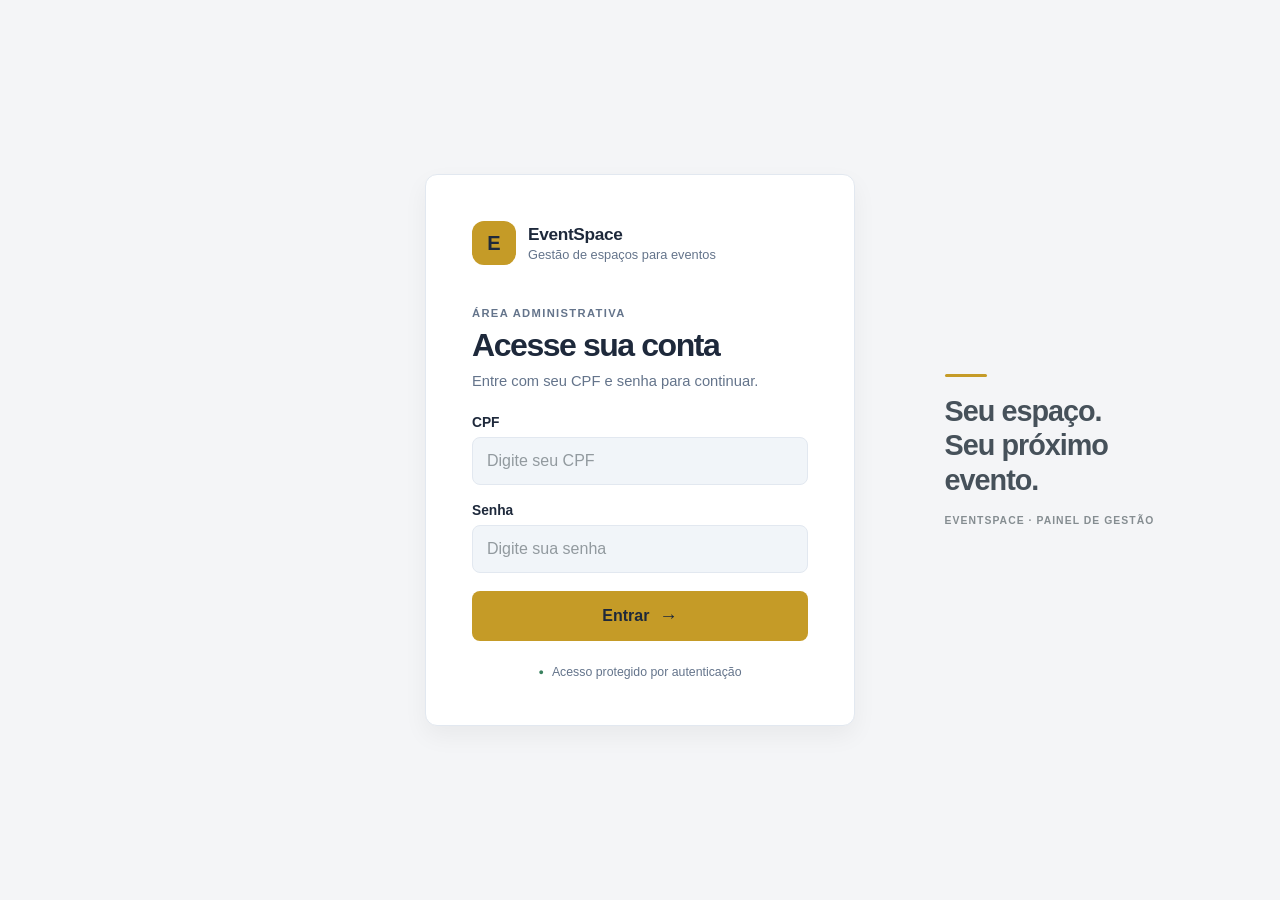
<file: frontend_backend_demo/index.html>
<!DOCTYPE html>
<html lang="pt-BR">
<head>
  <!-- Define a codificação para exibir corretamente os caracteres em português. -->
  <meta charset="UTF-8">
  <!-- Faz o layout se adaptar à largura de celulares e tablets. -->
  <meta name="viewport" content="width=device-width, initial-scale=1">
  <meta name="description" content="Acesse o painel administrativo EventSpace">
  <title>Entrar | EventSpace</title>
  <!-- Carrega somente o CSS desta tela de login. -->
  <link rel="stylesheet" href="css/index.css">
  <!-- Compartilha a mesma paleta corporativa das páginas internas. -->
  <link rel="stylesheet" href="css/theme.css">
  <!-- defer executa o JavaScript depois que o HTML for interpretado. -->
  <script src="js/index.js" defer></script>
</head>
<body>
  <!-- main identifica o conteúdo principal desta página. -->
  <main class="login-page">
    <section class="login-card" aria-labelledby="login-title">
      <!-- Marca e nome do sistema. -->
      <div class="brand" aria-label="EventSpace">
        <span class="brand__icon" aria-hidden="true">E</span>
        <div>
          <p class="brand__name">EventSpace</p>
          <p class="brand__description">Gestão de espaços para eventos</p>
        </div>
      </div>

      <div class="intro">
        <p class="eyebrow">ÁREA ADMINISTRATIVA</p>
        <h1 id="login-title">Acesse sua conta</h1>
        <p>Entre com seu CPF e senha para continuar.</p>
      </div>

      <!-- O JavaScript intercepta o envio e chama POST /login sem recarregar a página. -->
      <form id="login-form">
        <div class="field">
          <label for="login">CPF</label>
          <!-- O backend recebe o CPF no campo "login", não um endereço de e-mail. -->
          <input
            id="login"
            name="login"
            type="text"
            inputmode="numeric"
            autocomplete="username"
            placeholder="Digite seu CPF"
            required
          >
        </div>

        <div class="field">
          <label for="senha">Senha</label>
          <input
            id="senha"
            name="senha"
            type="password"
            autocomplete="current-password"
            placeholder="Digite sua senha"
            required
          >
        </div>

        <!-- Mensagens de carregamento, sucesso e falha aparecem aqui. -->
        <p class="feedback" id="feedback" role="status" aria-live="polite" hidden></p>

        <button class="submit-button" id="submit-button" type="submit">
          <span id="button-label">Entrar</span>
          <span class="button-arrow" aria-hidden="true">→</span>
        </button>
      </form>

      <p class="security-note">
        <span aria-hidden="true">●</span>
        Acesso protegido por autenticação
      </p>
    </section>

    <!-- Texto decorativo que complementa a apresentação em telas maiores. -->
    <aside class="side-note" aria-hidden="true">
      <span class="side-note__line"></span>
      <p>Seu espaço.<br>Seu próximo evento.</p>
      <span class="side-note__caption">EVENTSPACE · PAINEL DE GESTÃO</span>
    </aside>
  </main>
</body>
</html>
</file>
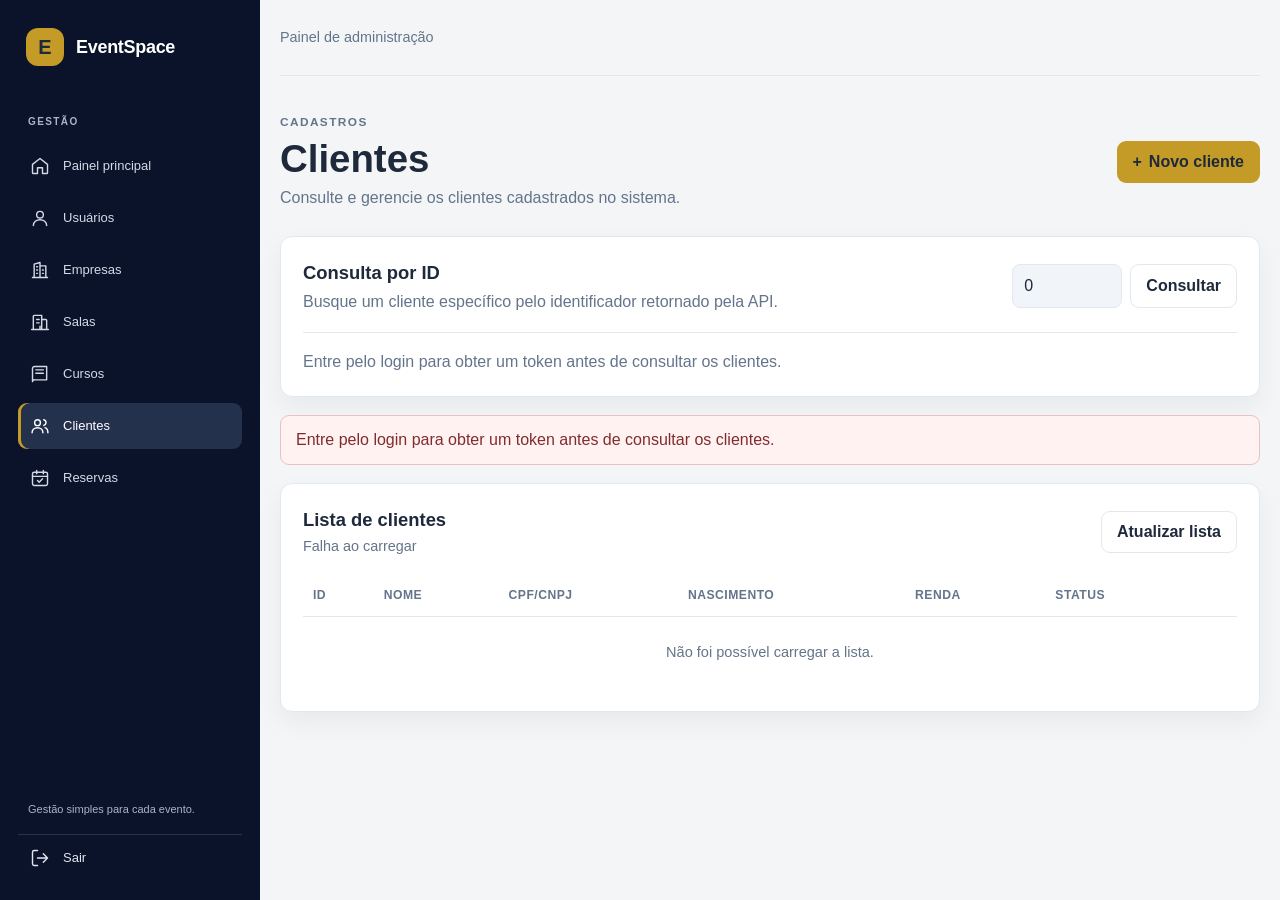
<file: frontend_backend_demo/cliente.html>
<!DOCTYPE html>
<html lang="pt-BR">
<head>
  <!-- Define a codificação e adapta a largura da tela para celulares e tablets. -->
  <meta charset="UTF-8">
  <meta name="viewport" content="width=device-width, initial-scale=1">
  <meta name="description" content="Consulta e gerenciamento de clientes do EventSpace">
  <title>Clientes | EventSpace</title>

  <!-- Os caminhos são relativos à pasta frontend_backend_demo. -->
  <link rel="stylesheet" href="css/cliente.css">
  <link rel="stylesheet" href="css/sidebar.css">
  <link rel="stylesheet" href="css/theme.css">
  <script src="js/sidebar.js" defer></script>
  <script src="js/cliente.js" defer></script>
</head>
<body>
  <div class="app-shell">
    <!-- A mesma navegação aparece em todos os módulos e aponta para páginas HTML reais. -->
    <aside class="sidebar" id="sidebar" aria-label="Menu principal">
      <a class="brand" href="painel.html" aria-label="EventSpace, painel principal">
        <span class="brand__mark" aria-hidden="true">E</span>
        <span class="brand__name">EventSpace</span>
      </a>
      <p class="sidebar__caption">GESTÃO</p>
      <nav aria-label="Navegação principal">
        <ul class="nav-list">
          <li><a class="nav-link" href="painel.html"><svg viewBox="0 0 24 24" aria-hidden="true"><path d="m3 10 9-7 9 7v10a1 1 0 0 1-1 1h-5v-7H9v7H4a1 1 0 0 1-1-1z"/></svg><span>Painel principal</span></a></li>
          <li><a class="nav-link" href="usuario.html"><svg viewBox="0 0 24 24" aria-hidden="true"><circle cx="12" cy="8" r="4"/><path d="M4 21c0-4 3.6-7 8-7s8 3 8 7"/></svg><span>Usuários</span></a></li>
          <li><a class="nav-link" href="empresa.html"><svg viewBox="0 0 24 24" aria-hidden="true"><path d="M3 21h18M5 21V5l7-2v18m0-14h7v14M8 8h1m-1 4h1m-1 4h1m6-4h1m-1 4h1"/></svg><span>Empresas</span></a></li>
          <li><a class="nav-link" href="sala.html"><svg viewBox="0 0 24 24" aria-hidden="true"><path d="M4 21V5a1 1 0 0 1 1-1h9v17M15 9h4a1 1 0 0 1 1 1v11M2 21h20M8 9h3m-3 4h3m1 8v-4"/></svg><span>Salas</span></a></li>
          <li><a class="nav-link" href="curso.html"><svg viewBox="0 0 24 24" aria-hidden="true"><path d="M3 5.5A2.5 2.5 0 0 1 5.5 3H20v16H5.5A2.5 2.5 0 0 0 3 21zM3 5.5v13M7 7h9m-9 4h9"/></svg><span>Cursos</span></a></li>
          <li><a class="nav-link is-active" href="cliente.html" aria-current="page"><svg viewBox="0 0 24 24" aria-hidden="true"><circle cx="9" cy="8" r="3.5"/><path d="M2.5 20c0-3.6 2.9-6 6.5-6s6.5 2.4 6.5 6m1-15.5a3.5 3.5 0 0 1 0 6.8M18 14c2.2.8 3.5 2.8 3.5 6"/></svg><span>Clientes</span></a></li>
          <li><a class="nav-link" href="reserva.html"><svg viewBox="0 0 24 24" aria-hidden="true"><rect x="3" y="5" width="18" height="16" rx="2"/><path d="M3 10h18M8 3v4m8-4v4m-7 8 2 2 4-4"/></svg><span>Reservas</span></a></li>
        </ul>
      </nav>
      <div class="sidebar__bottom">
        <p class="sidebar__hint">Gestão simples para cada evento.</p>
        <button class="nav-link logout-button" id="logout-button" type="button"><svg viewBox="0 0 24 24" aria-hidden="true"><path d="M9 21H5a2 2 0 0 1-2-2V5a2 2 0 0 1 2-2h4m7 14 5-5-5-5m5 5H9"/></svg><span>Sair</span></button>
      </div>
    </aside>
    <button class="sidebar-backdrop" id="sidebar-backdrop" type="button" aria-label="Fechar menu"></button>
    <div class="main-area">
      <header class="mobile-topbar">
        <button class="menu-toggle" id="menu-toggle" type="button" aria-label="Abrir menu" aria-controls="sidebar" aria-expanded="false">
          <svg viewBox="0 0 24 24" aria-hidden="true"><path d="M4 7h16M4 12h16M4 17h16"/></svg>
        </button>
        <span>EventSpace <span aria-hidden="true">·</span> Gestão</span>
      </header>
  <main class="page">
    <!-- Cabeçalho simples para identificar a aplicação e a tela atual. -->
    <header class="page-header">
      <span class="header-label">Painel de administração</span>
    </header>

    <!-- Apresentação da área e ação de cadastro. -->
    <section class="intro" aria-labelledby="page-title">
      <div>
        <p class="eyebrow">CADASTROS</p>
        <h1 id="page-title">Clientes</h1>
        <p class="intro__description">Consulte e gerencie os clientes cadastrados no sistema.</p>
      </div>
      <button class="button button--primary" id="new-client-button" type="button">
        <span aria-hidden="true">+</span> Novo cliente
      </button>
    </section>

    <!-- Permite testar a rota GET /cliente/{id}; a primeira consulta usa o ID 0. -->
    <section class="lookup-panel" aria-labelledby="lookup-heading">
      <div class="section-heading">
        <div>
          <h2 id="lookup-heading">Consulta por ID</h2>
          <p>Busque um cliente específico pelo identificador retornado pela API.</p>
        </div>
        <form class="lookup-form" id="lookup-form">
          <label class="visually-hidden" for="lookup-id">ID do cliente</label>
          <input id="lookup-id" type="number" min="0" step="1" value="0" required>
          <button class="button button--secondary" type="submit">Consultar</button>
        </form>
      </div>
      <div class="client-details" id="client-details" role="status" aria-live="polite">
        <p class="empty-state">Consultando cliente de ID 0...</p>
      </div>
    </section>

    <!-- A mensagem é atualizada pelo JavaScript sem recarregar a página. -->
    <div class="feedback" id="feedback" role="status" aria-live="polite" hidden></div>

    <!-- A tabela usa GET /cliente e concentra as ações de edição e status. -->
    <section class="clients-panel" aria-labelledby="list-heading">
      <div class="list-header">
        <div>
          <h2 id="list-heading">Lista de clientes</h2>
          <p id="clients-count">Aguardando carregamento</p>
        </div>
        <button class="button button--text" id="reload-button" type="button">Atualizar lista</button>
      </div>

      <div class="table-scroll">
        <table>
          <thead>
            <tr>
              <th scope="col">ID</th>
              <th scope="col">Nome</th>
              <th scope="col">CPF/CNPJ</th>
              <th scope="col">Nascimento</th>
              <th scope="col">Renda</th>
              <th scope="col">Status</th>
              <th scope="col"><span class="visually-hidden">Ações</span></th>
            </tr>
          </thead>
          <tbody id="clients-table">
            <tr>
              <td class="table-message" colspan="7">Carregando clientes...</td>
            </tr>
          </tbody>
        </table>
      </div>
    </section>
  </main>
    </div>
  </div>

  <!-- O mesmo formulário é preenchido para cadastrar ou atualizar um cliente. -->
  <dialog class="client-dialog" id="client-dialog" aria-labelledby="dialog-title">
    <form id="client-form">
      <div class="dialog-header">
        <div>
          <p class="eyebrow">DADOS DO CLIENTE</p>
          <h2 id="dialog-title">Novo cliente</h2>
        </div>
        <button class="close-button" id="close-dialog" type="button" aria-label="Fechar formulário">×</button>
      </div>

      <!-- O ID fica oculto e só é preenchido quando o cliente está sendo editado. -->
      <input id="client-id" type="hidden">

      <label class="form-field" for="client-name">
        <span>Nome</span>
        <input id="client-name" name="nome" type="text" maxlength="150" autocomplete="name" required>
      </label>

      <div class="form-row">
        <label class="form-field" for="client-document">
          <span>CPF/CNPJ</span>
          <input id="client-document" name="cpfCnpj" type="text" maxlength="20"
                 autocomplete="off" required>
        </label>
        <label class="form-field" for="client-birth-date">
          <span>Data de nascimento</span>
          <input id="client-birth-date" name="dataNascimento" type="text"
                 maxlength="10" placeholder="DD/MM/AAAA" required>
        </label>
      </div>

      <label class="form-field" for="client-income">
        <span>Renda</span>
        <input id="client-income" name="renda" type="number" min="0" step="0.01" required>
      </label>

      <p class="form-note">A API recebe os campos nome, cpfCnpj, dataNascimento e renda.</p>

      <div class="dialog-actions">
        <button class="button button--text" id="cancel-dialog" type="button">Cancelar</button>
        <button class="button button--primary" id="save-client-button" type="submit">Salvar cliente</button>
      </div>
    </form>
  </dialog>
</body>
</html>
</file>
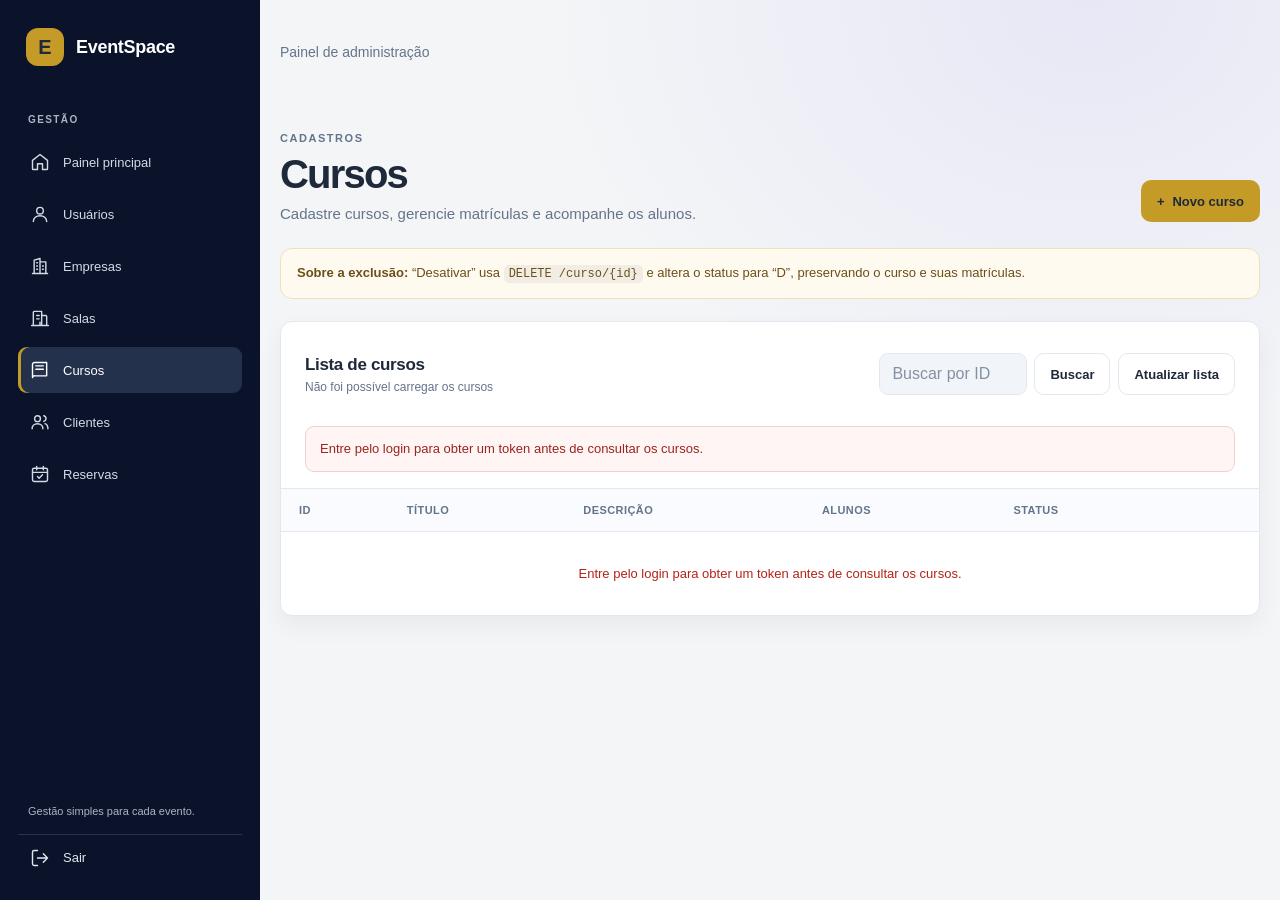
<file: frontend_backend_demo/curso.html>
<!DOCTYPE html>
<html lang="pt-BR">
<head>
  <meta charset="UTF-8">
  <meta name="viewport" content="width=device-width, initial-scale=1">
  <meta name="description" content="Gerenciamento de cursos do EventSpace">
  <title>Gerenciar cursos | EventSpace</title>
  <link rel="stylesheet" href="css/sala.css">
  <link rel="stylesheet" href="css/curso.css">
  <link rel="stylesheet" href="css/sidebar.css">
  <link rel="stylesheet" href="css/theme.css">
  <script src="js/sidebar.js" defer></script>
  <script src="js/curso.js" defer></script>
</head>
<body>
  <div class="app-shell">
    <aside class="sidebar" id="sidebar" aria-label="Menu principal">
      <a class="brand" href="painel.html" aria-label="EventSpace, painel principal">
        <span class="brand__mark" aria-hidden="true">E</span>
        <span class="brand__name">EventSpace</span>
      </a>
      <p class="sidebar__caption">GESTÃO</p>
      <nav aria-label="Navegação principal">
        <ul class="nav-list">
          <li><a class="nav-link" href="painel.html"><svg viewBox="0 0 24 24" aria-hidden="true"><path d="m3 10 9-7 9 7v10a1 1 0 0 1-1 1h-5v-7H9v7H4a1 1 0 0 1-1-1z"/></svg><span>Painel principal</span></a></li>
          <li><a class="nav-link" href="usuario.html"><svg viewBox="0 0 24 24" aria-hidden="true"><circle cx="12" cy="8" r="4"/><path d="M4 21c0-4 3.6-7 8-7s8 3 8 7"/></svg><span>Usuários</span></a></li>
          <li><a class="nav-link" href="empresa.html"><svg viewBox="0 0 24 24" aria-hidden="true"><path d="M3 21h18M5 21V5l7-2v18m0-14h7v14M8 8h1m-1 4h1m-1 4h1m6-4h1m-1 4h1"/></svg><span>Empresas</span></a></li>
          <li><a class="nav-link" href="sala.html"><svg viewBox="0 0 24 24" aria-hidden="true"><path d="M4 21V5a1 1 0 0 1 1-1h9v17M15 9h4a1 1 0 0 1 1 1v11M2 21h20M8 9h3m-3 4h3m1 8v-4"/></svg><span>Salas</span></a></li>
          <li><a class="nav-link is-active" href="curso.html" aria-current="page"><svg viewBox="0 0 24 24" aria-hidden="true"><path d="M3 5.5A2.5 2.5 0 0 1 5.5 3H20v16H5.5A2.5 2.5 0 0 0 3 21zM3 5.5v13M7 7h9m-9 4h9"/></svg><span>Cursos</span></a></li>
          <li><a class="nav-link" href="cliente.html"><svg viewBox="0 0 24 24" aria-hidden="true"><circle cx="9" cy="8" r="3.5"/><path d="M2.5 20c0-3.6 2.9-6 6.5-6s6.5 2.4 6.5 6m1-15.5a3.5 3.5 0 0 1 0 6.8M18 14c2.2.8 3.5 2.8 3.5 6"/></svg><span>Clientes</span></a></li>
          <li><a class="nav-link" href="reserva.html"><svg viewBox="0 0 24 24" aria-hidden="true"><rect x="3" y="5" width="18" height="16" rx="2"/><path d="M3 10h18M8 3v4m8-4v4m-7 8 2 2 4-4"/></svg><span>Reservas</span></a></li>
        </ul>
      </nav>
      <div class="sidebar__bottom">
        <p class="sidebar__hint">Gestão simples para cada evento.</p>
        <button class="nav-link logout-button" id="logout-button" type="button"><svg viewBox="0 0 24 24" aria-hidden="true"><path d="M9 21H5a2 2 0 0 1-2-2V5a2 2 0 0 1 2-2h4m7 14 5-5-5-5m5 5H9"/></svg><span>Sair</span></button>
      </div>
    </aside>
    <button class="sidebar-backdrop" id="sidebar-backdrop" type="button" aria-label="Fechar menu"></button>
    <div class="main-area">
      <header class="mobile-topbar">
        <button class="menu-toggle" id="menu-toggle" type="button" aria-label="Abrir menu" aria-controls="sidebar" aria-expanded="false">
          <svg viewBox="0 0 24 24" aria-hidden="true"><path d="M4 7h16M4 12h16M4 17h16"/></svg>
        </button>
        <span>EventSpace <span aria-hidden="true">·</span> Gestão</span>
      </header>

      <main class="page">
        <header class="page-header">
          <span class="header-label">Painel de administração</span>
        </header>

        <section class="intro" aria-labelledby="page-title">
          <div>
            <p class="eyebrow">CADASTROS</p>
            <h1 id="page-title">Cursos</h1>
            <p class="intro__description">Cadastre cursos, gerencie matrículas e acompanhe os alunos.</p>
          </div>
          <button class="button button--primary" id="new-course-button" type="button">
            <span aria-hidden="true">+</span> Novo curso
          </button>
        </section>

        <p class="notice">
          <strong>Sobre a exclusão:</strong> “Desativar” usa <code>DELETE /curso/{id}</code> e altera o status para “D”,
          preservando o curso e suas matrículas.
        </p>

        <section class="rooms-panel" aria-labelledby="list-heading">
          <div class="list-header">
            <div>
              <h2 id="list-heading">Lista de cursos</h2>
              <p id="courses-count">Carregando cursos...</p>
            </div>
            <div class="list-tools">
              <form class="search-form" id="search-form">
                <label class="visually-hidden" for="search-id">Buscar curso por ID</label>
                <input id="search-id" type="number" min="1" step="1" placeholder="Buscar por ID">
                <button class="button button--secondary" type="submit">Buscar</button>
              </form>
              <button class="button button--text" id="reload-button" type="button">Atualizar lista</button>
            </div>
          </div>

          <div class="feedback" id="feedback" role="status" aria-live="polite" hidden></div>

          <div class="table-scroll">
            <table>
              <thead>
                <tr>
                  <th scope="col">ID</th>
                  <th scope="col">Título</th>
                  <th scope="col">Descrição</th>
                  <th scope="col">Alunos</th>
                  <th scope="col">Status</th>
                  <th scope="col"><span class="visually-hidden">Ações</span></th>
                </tr>
              </thead>
              <tbody id="courses-table">
                <tr><td class="table-message" colspan="6">Carregando cursos...</td></tr>
              </tbody>
            </table>
          </div>
        </section>

        <section class="rooms-panel course-detail" id="course-detail" aria-labelledby="course-detail-title" hidden>
          <div class="list-header">
            <div>
              <h2 id="course-detail-title">Detalhes do curso</h2>
              <p id="course-detail-count"></p>
            </div>
          </div>
          <div class="table-scroll">
            <table>
              <thead>
                <tr>
                  <th scope="col">ID</th>
                  <th scope="col">Nome</th>
                  <th scope="col">CPF</th>
                  <th scope="col">Data de nascimento</th>
                </tr>
              </thead>
              <tbody id="course-students">
                <tr><td class="table-message" colspan="4">Selecione um curso para consultar os alunos.</td></tr>
              </tbody>
            </table>
          </div>
        </section>

        <section class="rooms-panel course-enrollment" id="course-enrollment" aria-labelledby="enrollment-title" hidden>
          <div class="list-header">
            <div>
              <h2 id="enrollment-title">Matricular aluno</h2>
              <p>Informe o ID do usuário para realizar a matrícula neste curso.</p>
            </div>
          </div>
          <form id="enrollment-form">
            <div class="enrollment-fields">
              <label class="form-field" for="enrollment-course-id">
                <span>ID do curso</span>
                <input id="enrollment-course-id" name="curso_id" type="number" min="1" step="1" required readonly>
              </label>
              <label class="form-field" for="enrollment-user-id">
                <span>ID do usuário</span>
                <input id="enrollment-user-id" name="usuario_id" type="number" min="1" step="1" required>
              </label>
              <button class="button button--primary" id="enroll-button" type="submit">Realizar matrícula</button>
            </div>
          </form>
        </section>
      </main>
    </div>
  </div>

  <dialog class="room-dialog" id="course-dialog" aria-labelledby="dialog-title">
    <form id="course-form">
      <div class="dialog-header">
        <div>
          <p class="eyebrow">DADOS DO CURSO</p>
          <h2 id="dialog-title">Novo curso</h2>
        </div>
        <button class="close-button" id="close-dialog" type="button" aria-label="Fechar formulário">×</button>
      </div>

      <input id="course-id" type="hidden">

      <label class="form-field" for="course-title">
        <span>Título</span>
        <input id="course-title" name="titulo" type="text" maxlength="160" autocomplete="off" required>
      </label>

      <label class="form-field" for="course-description">
        <span>Descrição</span>
        <input id="course-description" name="descricao" type="text" maxlength="500" autocomplete="off">
      </label>

      <p class="form-note">O cadastro e a atualização enviam o título e a descrição para o <code>CursoController</code>.</p>

      <div class="dialog-actions">
        <button class="button button--text" id="cancel-dialog" type="button">Cancelar</button>
        <button class="button button--primary" id="save-course-button" type="submit">Salvar curso</button>
      </div>
    </form>
  </dialog>
</body>
</html>
</file>
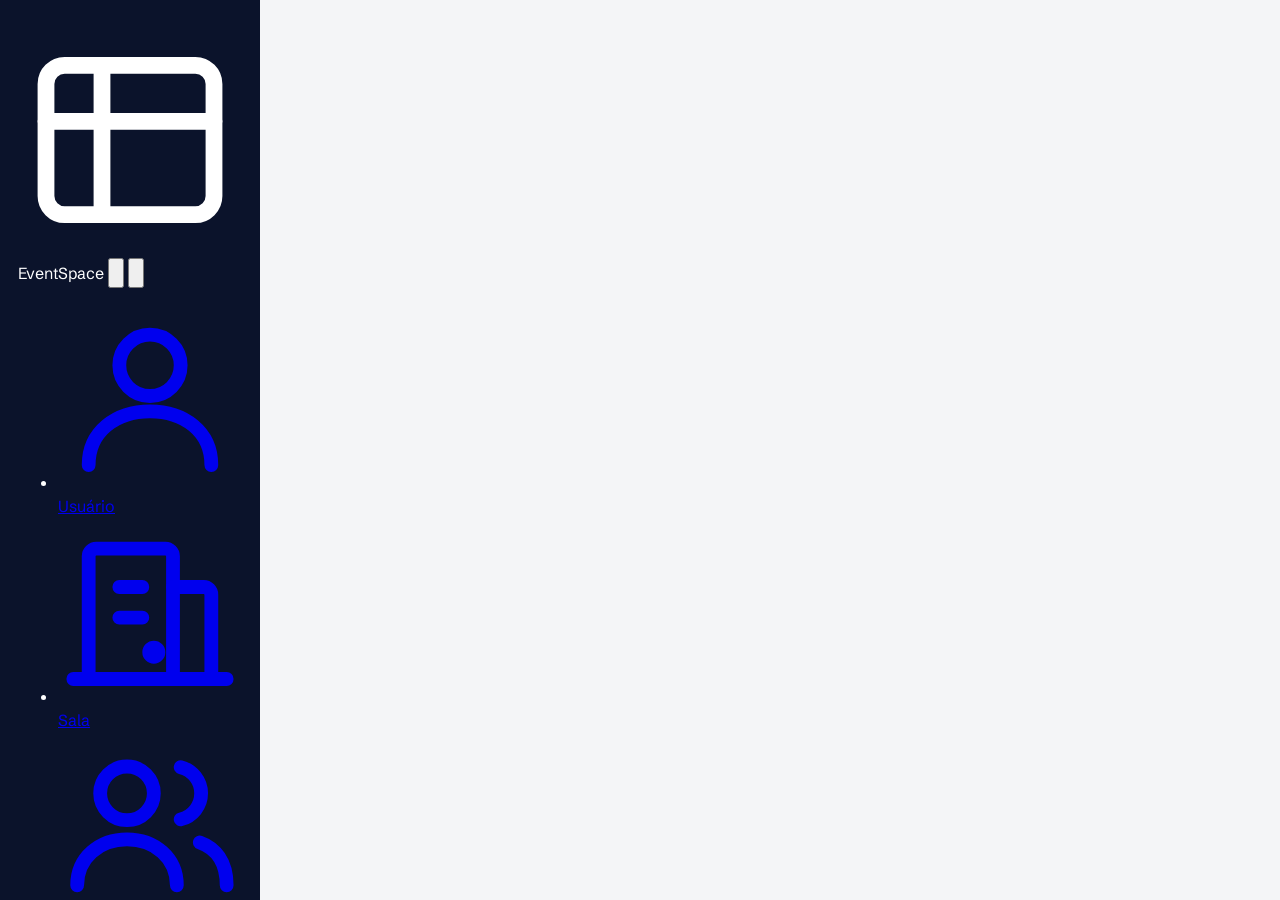
<file: frontend_backend_demo/dashboard.html>
<!DOCTYPE html>
<html lang="pt-BR">
<head>
  <meta charset="UTF-8">
  <meta name="viewport" content="width=device-width, initial-scale=1">
  <title>EventSpace</title>

  <link rel="preconnect" href="https://fonts.googleapis.com">
  <link rel="preconnect" href="https://fonts.gstatic.com" crossorigin>
  <link href="https://fonts.googleapis.com/css2?family=Schibsted+Grotesk:wght@400;500;600;700&display=swap" rel="stylesheet">
  <link rel="stylesheet" href="css/style.css">
  <link rel="stylesheet" href="css/sidebar.css">
  <link rel="stylesheet" href="css/theme.css">
</head>
<body>
<div class="app">

  <!-- ========== Menu lateral ========== -->
  <aside class="sidebar" id="sidebar" aria-label="Menu principal">
    <div class="sidebar__head">
        <span class="sidebar__mark" aria-hidden="true">
          <svg viewBox="0 0 24 24" fill="none" stroke="currentColor" stroke-width="1.8" stroke-linecap="round" stroke-linejoin="round"><rect x="3" y="4" width="18" height="16" rx="2"/><path d="M3 10h18M9 4v16"/></svg>
        </span>
      <span class="sidebar__brand">EventSpace</span>

      <!-- Desktop: recolher/expandir -->
      <button class="sidebar__btn sidebar__collapse" id="sidebar-collapse" type="button" aria-label="Recolher menu" title="Recolher menu" aria-expanded="true">
        <svg viewBox="0 0 24 24" fill="none" stroke="currentColor" stroke-width="2" stroke-linecap="round" stroke-linejoin="round" aria-hidden="true"><path d="M15 18l-6-6 6-6"/></svg>
      </button>

      <!-- Mobile: fechar -->
      <button class="sidebar__btn sidebar__close" id="sidebar-close" type="button" aria-label="Fechar menu">
        <svg viewBox="0 0 24 24" fill="none" stroke="currentColor" stroke-width="2" stroke-linecap="round" stroke-linejoin="round" aria-hidden="true"><path d="M6 6l12 12M18 6L6 18"/></svg>
      </button>
    </div>

    <nav class="sidebar__nav">
      <ul class="sidebar__list">
        <li>
          <a class="sidebar__link" href="#usuario" data-section="usuario" title="Usuário">
            <svg class="sidebar__icon" viewBox="0 0 24 24" fill="none" stroke="currentColor" stroke-width="1.8" stroke-linecap="round" stroke-linejoin="round" aria-hidden="true"><circle cx="12" cy="8" r="4"/><path d="M4 21c0-4.4 3.6-7 8-7s8 2.6 8 7"/></svg>
            <span class="sidebar__label">Usuário</span>
          </a>
        </li>
        <li>
          <a class="sidebar__link" href="#sala" data-section="sala" title="Sala">
            <svg class="sidebar__icon" viewBox="0 0 24 24" fill="none" stroke="currentColor" stroke-width="1.8" stroke-linecap="round" stroke-linejoin="round" aria-hidden="true"><path d="M4 21V5a1 1 0 0 1 1-1h9a1 1 0 0 1 1 1v16"/><path d="M15 9h4a1 1 0 0 1 1 1v11"/><path d="M2 21h20"/><path d="M8 9h3M8 13h3"/><circle cx="12.5" cy="17.5" r=".6" fill="currentColor"/></svg>
            <span class="sidebar__label">Sala</span>
          </a>
        </li>
        <li>
          <a class="sidebar__link" href="#cliente" data-section="cliente" title="Cliente">
            <svg class="sidebar__icon" viewBox="0 0 24 24" fill="none" stroke="currentColor" stroke-width="1.8" stroke-linecap="round" stroke-linejoin="round" aria-hidden="true"><circle cx="9" cy="8" r="3.5"/><path d="M2.5 20c0-3.6 2.9-6 6.5-6s6.5 2.4 6.5 6"/><path d="M16 4.6a3.5 3.5 0 0 1 0 6.8M18.5 14.4c2 .7 3.5 2.5 3.5 5.6"/></svg>
            <span class="sidebar__label">Cliente</span>
          </a>
        </li>
        <li>
          <a class="sidebar__link" href="#reserva" data-section="reserva" title="Reserva">
            <svg class="sidebar__icon" viewBox="0 0 24 24" fill="none" stroke="currentColor" stroke-width="1.8" stroke-linecap="round" stroke-linejoin="round" aria-hidden="true"><rect x="3" y="5" width="18" height="16" rx="2"/><path d="M3 10h18M8 3v4M16 3v4"/><path d="M9 15l2 2 4-4"/></svg>
            <span class="sidebar__label">Reserva</span>
          </a>
        </li>
      </ul>
    </nav>

    <div class="sidebar__footer">
      <button class="sidebar__link sidebar__link--logout" id="logout" type="button" title="Sair">
        <svg class="sidebar__icon" viewBox="0 0 24 24" fill="none" stroke="currentColor" stroke-width="1.8" stroke-linecap="round" stroke-linejoin="round" aria-hidden="true"><path d="M9 21H5a2 2 0 0 1-2-2V5a2 2 0 0 1 2-2h4"/><path d="M16 17l5-5-5-5M21 12H9"/></svg>
        <span class="sidebar__label">Sair</span>
      </button>
    </div>
  </aside>

  <div class="sidebar-backdrop" id="sidebar-backdrop"></div>

  <!-- ========== Conteúdo principal ========== -->
  <div class="main">
    <header class="topbar">
      <button class="hamburger" id="sidebar-open" type="button" aria-label="Abrir menu" aria-controls="sidebar" aria-expanded="false">
        <svg viewBox="0 0 24 24" fill="none" stroke="currentColor" stroke-width="2" stroke-linecap="round" aria-hidden="true"><path d="M4 7h16M4 12h16M4 17h16"/></svg>
      </button>
      <span class="topbar__title" id="topbar-title">Usuário</span>
    </header>

    <main class="content">

      <section class="view" id="view-usuario" hidden>
        <div class="page-header">
          <div>
            <h1>Usuários</h1>
            <p>Proprietários que administram as salas.</p>
          </div>
          <button class="btn" type="button">Novo usuário</button>
        </div>
        <div class="empty">
          <h2>Nenhum usuário carregado</h2>
          <p>A lista de usuários vai aparecer aqui quando for conectada ao back end.</p>
        </div>
      </section>

      <section class="view" id="view-sala" hidden>
        <div class="page-header">
          <div>
            <h1>Salas</h1>
            <p>Espaços disponíveis para eventos corporativos.</p>
          </div>
          <button class="btn" type="button">Nova sala</button>
        </div>
        <div class="empty">
          <h2>Nenhuma sala carregada</h2>
          <p>A lista de salas vai aparecer aqui quando for conectada ao back end.</p>
        </div>
      </section>

      <section class="view" id="view-cliente" hidden>
        <div class="page-header">
          <div>
            <h1>Clientes</h1>
            <p>Empresas e pessoas que reservam as salas.</p>
          </div>
          <button class="btn" type="button">Novo cliente</button>
        </div>
        <div class="empty">
          <h2>Nenhum cliente carregado</h2>
          <p>A lista de clientes vai aparecer aqui quando for conectada ao back end.</p>
        </div>
      </section>

      <section class="view" id="view-reserva" hidden>
        <div class="page-header">
          <div>
            <h1>Reservas</h1>
            <p>Agenda das salas por data e horário.</p>
          </div>
          <button class="btn" type="button">Nova reserva</button>
        </div>
        <div class="empty">
          <h2>Nenhuma reserva carregada</h2>
          <p>A lista de reservas vai aparecer aqui quando for conectada ao back end.</p>
        </div>
      </section>

    </main>
  </div>
</div>

<script src="js/sidebar.js"></script>
</body>
</html>
</file>
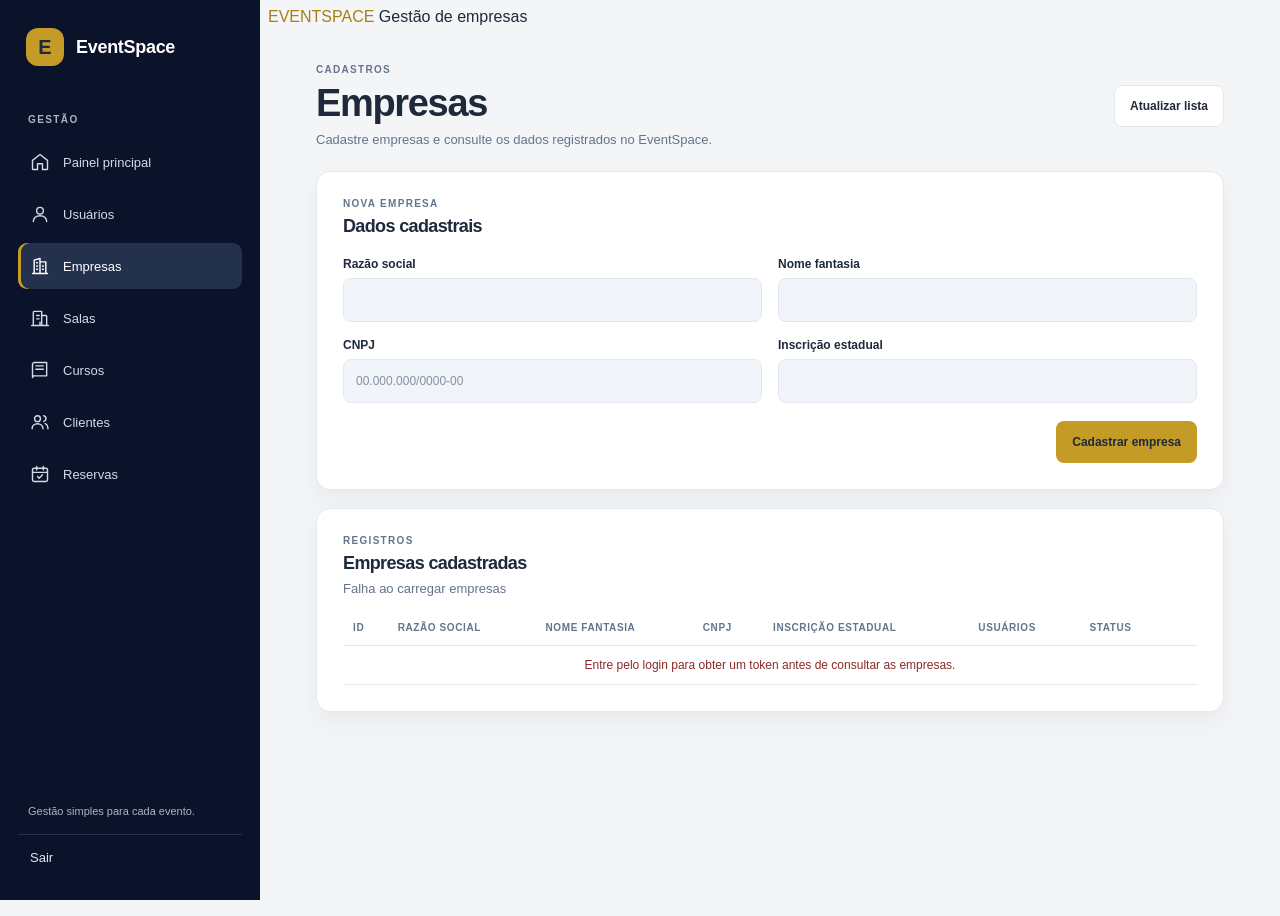
<file: frontend_backend_demo/empresa.html>
<!DOCTYPE html>
<html lang="pt-BR">
<head>
  <!-- Define a codificação usada para os acentos e demais caracteres do português. -->
  <meta charset="UTF-8">
  <!-- Faz o layout adaptar-se a celulares e computadores. -->
  <meta name="viewport" content="width=device-width, initial-scale=1">
  <!-- Explica a finalidade da tela nos resultados e prévias do navegador. -->
  <meta name="description" content="Cadastro e consulta de empresas no EventSpace">
  <title>Empresas | EventSpace</title>
  <!-- Carrega primeiro o estilo da tela e depois os estilos da navegação compartilhada. -->
  <link rel="stylesheet" href="css/empresa.css">
  <link rel="stylesheet" href="css/sidebar.css">
  <!-- O tema global vem por último para padronizar as cores sem substituir os layouts locais. -->
  <link rel="stylesheet" href="css/theme.css">
  <!-- Scripts adiados aguardam o navegador interpretar o HTML antes de procurar seus elementos. -->
  <script src="js/sidebar.js" defer></script>
  <script src="js/empresa.js" defer></script>
</head>
<body>
  <!-- Agrupa o menu fixo e o conteúdo da tela. -->
  <div class="app-shell">
    <!-- A navegação lateral mantém as páginas administrativas acessíveis. -->
    <aside class="sidebar" id="sidebar" aria-label="Menu principal">
      <a class="brand" href="painel.html" aria-label="EventSpace, painel principal">
        <span class="brand__mark" aria-hidden="true">E</span>
        <span class="brand__name">EventSpace</span>
      </a>
      <p class="sidebar__caption">GESTÃO</p>
      <nav aria-label="Navegação principal">
        <ul class="nav-list">
          <li><a class="nav-link" href="painel.html"><svg viewBox="0 0 24 24" aria-hidden="true"><path d="m3 10 9-7 9 7v10a1 1 0 0 1-1 1h-5v-7H9v7H4a1 1 0 0 1-1-1z"/></svg><span>Painel principal</span></a></li>
          <li><a class="nav-link" href="usuario.html"><svg viewBox="0 0 24 24" aria-hidden="true"><circle cx="12" cy="8" r="4"/><path d="M4 21c0-4 3.6-7 8-7s8 3 8 7"/></svg><span>Usuários</span></a></li>
          <li><a class="nav-link is-active" href="empresa.html" aria-current="page"><svg viewBox="0 0 24 24" aria-hidden="true"><path d="M3 21h18M5 21V5l7-2v18m0-14h7v14M8 8h1m-1 4h1m-1 4h1m6-4h1m-1 4h1"/></svg><span>Empresas</span></a></li>
          <li><a class="nav-link" href="sala.html"><svg viewBox="0 0 24 24" aria-hidden="true"><path d="M4 21V5a1 1 0 0 1 1-1h9v17M15 9h4a1 1 0 0 1 1 1v11M2 21h20M8 9h3m-3 4h3m1 8v-4"/></svg><span>Salas</span></a></li>
          <li><a class="nav-link" href="curso.html"><svg viewBox="0 0 24 24" aria-hidden="true"><path d="M3 5.5A2.5 2.5 0 0 1 5.5 3H20v16H5.5A2.5 2.5 0 0 0 3 21zM3 5.5v13M7 7h9m-9 4h9"/></svg><span>Cursos</span></a></li>
          <li><a class="nav-link" href="cliente.html"><svg viewBox="0 0 24 24" aria-hidden="true"><circle cx="9" cy="8" r="3.5"/><path d="M2.5 20c0-3.6 2.9-6 6.5-6s6.5 2.4 6.5 6m1-15.5a3.5 3.5 0 0 1 0 6.8M18 14c2.2.8 3.5 2.8 3.5 6"/></svg><span>Clientes</span></a></li>
          <li><a class="nav-link" href="reserva.html"><svg viewBox="0 0 24 24" aria-hidden="true"><rect x="3" y="5" width="18" height="16" rx="2"/><path d="M3 10h18M8 3v4m8-4v4m-7 8 2 2 4-4"/></svg><span>Reservas</span></a></li>
        </ul>
      </nav>
      <div class="sidebar__bottom">
        <p class="sidebar__hint">Gestão simples para cada evento.</p>
        <button class="nav-link logout-button" id="logout-button" type="button">
          <span>Sair</span>
        </button>
      </div>
    </aside>

    <!-- A camada escurecida fecha o menu lateral em telas pequenas. -->
    <button class="sidebar-backdrop" id="sidebar-backdrop" type="button" aria-label="Fechar menu"></button>

    <!-- O conteúdo principal permanece ao lado do menu em telas largas. -->
    <div class="main-area">
      <header class="topbar">
        <button class="menu-toggle" id="menu-toggle" type="button" aria-label="Abrir menu" aria-controls="sidebar" aria-expanded="false">
          <svg viewBox="0 0 24 24" aria-hidden="true"><path d="M4 7h16M4 12h16M4 17h16"/></svg>
        </button>
        <div class="topbar__label">
          <span class="topbar__eyebrow">EVENTSPACE</span>
          <span>Gestão de empresas</span>
        </div>
      </header>

      <main class="company-page">
        <!-- O cabeçalho apresenta a tarefa principal e a ação de recarregar a lista. -->
        <header class="company-page__heading">
          <div>
            <p class="company-eyebrow">CADASTROS</p>
            <h1>Empresas</h1>
            <p>Cadastre empresas e consulte os dados registrados no EventSpace.</p>
          </div>
          <button class="company-button company-button--secondary" id="reload-companies" type="button">Atualizar lista</button>
        </header>

        <!-- O formulário envia somente os campos aceitos pelo DTO do backend. -->
        <section class="company-card" aria-labelledby="company-form-title">
          <div class="company-card__heading">
            <div>
              <p class="company-eyebrow" id="company-form-eyebrow">NOVA EMPRESA</p>
              <h2 id="company-form-title">Dados cadastrais</h2>
            </div>
          </div>
          <form id="company-form">
            <div class="company-form__grid">
              <label class="company-field" for="company-legal-name">
                <span>Razão social</span>
                <input id="company-legal-name" name="razaoSocial" type="text" maxlength="160" autocomplete="organization" required>
              </label>
              <label class="company-field" for="company-trade-name">
                <span>Nome fantasia</span>
                <input id="company-trade-name" name="nomeFantasia" type="text" maxlength="160" autocomplete="organization-title" required>
              </label>
              <label class="company-field" for="company-cnpj">
                <span>CNPJ</span>
                <input id="company-cnpj" name="cnpj" type="text" inputmode="numeric" maxlength="18" placeholder="00.000.000/0000-00" required>
              </label>
              <label class="company-field" for="company-state-registration">
                <span>Inscrição estadual</span>
                <input id="company-state-registration" name="inscricaoEstadual" type="text" maxlength="40">
              </label>
            </div>
            <p class="company-feedback" id="company-feedback" role="status" aria-live="polite" hidden></p>
            <div class="company-form__actions">
              <button class="company-button company-button--secondary" id="cancel-company-edit" type="button" hidden>Cancelar edição</button>
              <button class="company-button company-button--primary" id="save-company" type="submit">Cadastrar empresa</button>
            </div>
          </form>
        </section>

        <!-- A tabela apresenta as empresas retornadas pelo GET da API. -->
        <section class="company-card company-list" aria-labelledby="company-list-title">
          <div class="company-card__heading">
            <div>
              <p class="company-eyebrow">REGISTROS</p>
              <h2 id="company-list-title">Empresas cadastradas</h2>
              <p id="company-count" role="status" aria-live="polite">Carregando empresas...</p>
            </div>
          </div>
          <div class="company-table-scroll">
            <table>
              <thead>
                <tr>
                  <th scope="col">ID</th>
                  <th scope="col">Razão social</th>
                  <th scope="col">Nome fantasia</th>
                  <th scope="col">CNPJ</th>
                  <th scope="col">Inscrição estadual</th>
                  <th scope="col">Usuários</th>
                  <th scope="col">Status</th>
                  <th scope="col"><span class="visually-hidden">Ações</span></th>
                </tr>
              </thead>
              <tbody id="company-list">
                <tr><td class="company-table__message" colspan="8">Carregando registros...</td></tr>
              </tbody>
            </table>
          </div>
        </section>

        <section class="company-card company-list" id="company-users-section" aria-labelledby="company-users-title" hidden>
          <div class="company-card__heading">
            <div>
              <p class="company-eyebrow">VÍNCULOS</p>
              <h2 id="company-users-title">Usuários da empresa</h2>
              <p id="company-users-count" role="status" aria-live="polite"></p>
            </div>
          </div>
          <div class="company-table-scroll">
            <table>
              <thead>
                <tr>
                  <th scope="col">ID</th>
                  <th scope="col">Nome</th>
                  <th scope="col">CPF</th>
                  <th scope="col">Data de nascimento</th>
                  <th scope="col">Empresa</th>
                </tr>
              </thead>
              <tbody id="company-users-list">
                <tr><td class="company-table__message" colspan="5">Selecione uma empresa para consultar os usuários.</td></tr>
              </tbody>
            </table>
          </div>
        </section>
      </main>
    </div>
  </div>
</body>
</html>
</file>
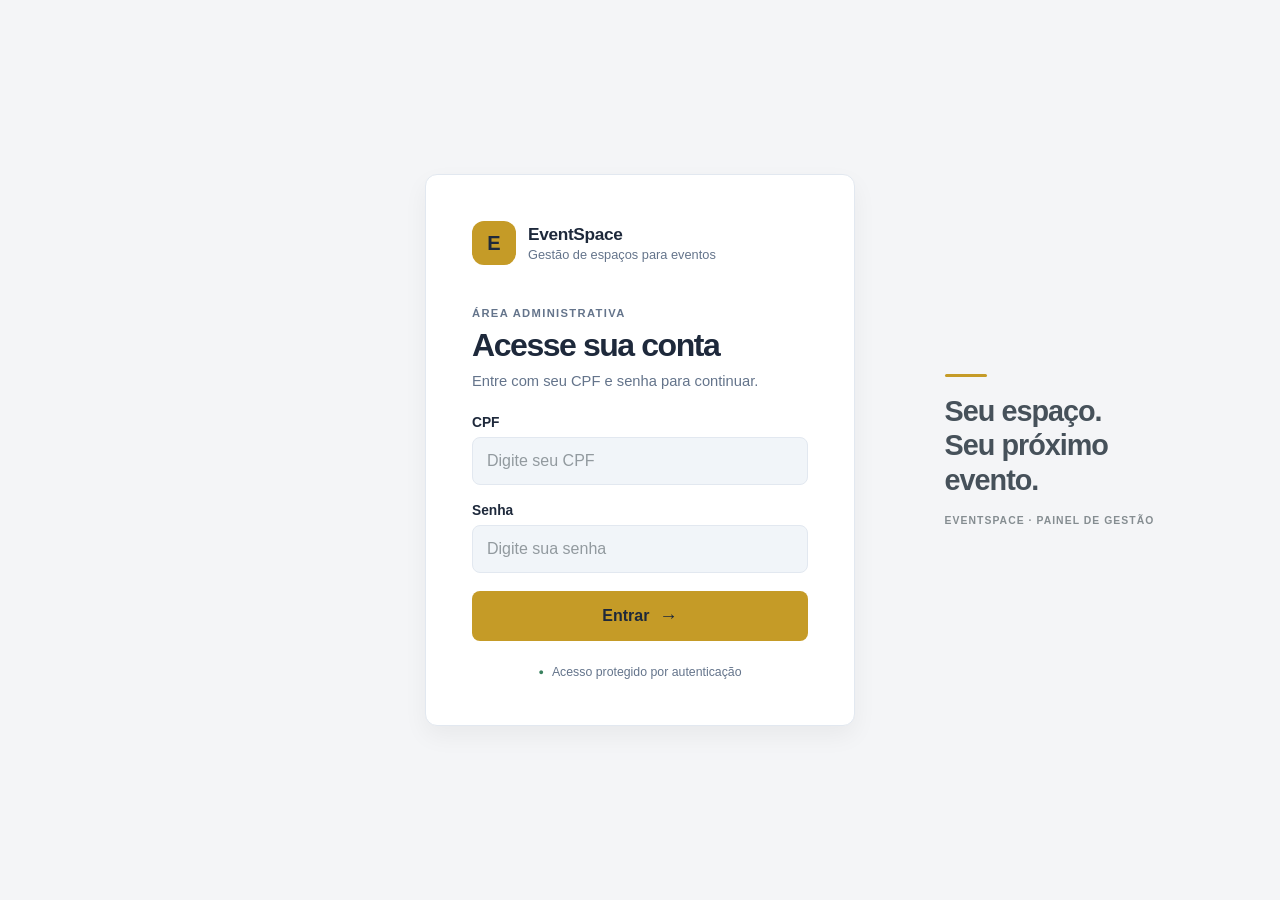
<file: frontend_backend_demo/menu.html>
<!DOCTYPE html>
<html lang="pt-BR">
<head>
  <!-- Define a codificação e adapta a página a celulares e tablets. -->
  <meta charset="UTF-8">
  <meta name="viewport" content="width=device-width, initial-scale=1">
  <meta name="description" content="Painel principal de gestão do EventSpace">
  <title>Painel principal | EventSpace</title>
  <!-- Cada tela carrega seu próprio arquivo de estilos e comportamento. -->
  <link rel="stylesheet" href="css/menu.css">
  <link rel="stylesheet" href="css/theme.css">
  <script src="js/menu.js" defer></script>
</head>
<body>
  <div class="app-shell">
    <!-- A navegação fica fixa no desktop e pode ser aberta no celular. -->
    <aside class="sidebar" id="sidebar" aria-label="Menu principal">
      <a class="brand" href="menu.html" aria-label="EventSpace, painel principal">
        <span class="brand__mark" aria-hidden="true">E</span>
        <span class="brand__name">EventSpace</span>
      </a>

      <p class="sidebar__caption">MENU PRINCIPAL</p>
      <nav aria-label="Navegação principal">
        <ul class="nav-list">
          <li>
            <a class="nav-link is-active" href="menu.html" aria-current="page" title="Painel principal">
              <svg viewBox="0 0 24 24" aria-hidden="true"><path d="m3 10 9-7 9 7v10a1 1 0 0 1-1 1h-5v-7H9v7H4a1 1 0 0 1-1-1z"/></svg>
              <span>Painel principal</span>
            </a>
          </li>
          <li>
            <a class="nav-link" href="usuario.html" title="Usuários">
              <svg viewBox="0 0 24 24" aria-hidden="true"><circle cx="12" cy="8" r="4"/><path d="M4 21c0-4 3.6-7 8-7s8 3 8 7"/></svg>
              <span>Usuários</span>
            </a>
          </li>
          <li>
            <a class="nav-link" href="empresa.html" title="Empresas">
              <svg viewBox="0 0 24 24" aria-hidden="true"><path d="M3 21h18M5 21V5l7-2v18m0-14h7v14M8 8h1m-1 4h1m-1 4h1m6-4h1m-1 4h1"/></svg>
              <span>Empresas</span>
            </a>
          </li>
          <li>
            <a class="nav-link" href="sala.html" title="Salas">
              <svg viewBox="0 0 24 24" aria-hidden="true"><path d="M4 21V5a1 1 0 0 1 1-1h9a1 1 0 0 1 1 1v16M15 9h4a1 1 0 0 1 1 1v11M2 21h20M8 9h3m-3 4h3m1 8v-4"/></svg>
              <span>Salas</span>
            </a>
          </li>
          <li>
            <a class="nav-link" href="curso.html" title="Cursos">
              <svg viewBox="0 0 24 24" aria-hidden="true"><path d="M3 5.5A2.5 2.5 0 0 1 5.5 3H20v16H5.5A2.5 2.5 0 0 0 3 21zM3 5.5v13M7 7h9m-9 4h9"/></svg>
              <span>Cursos</span>
            </a>
          </li>
          <li>
            <a class="nav-link" href="cliente.html" title="Clientes">
              <svg viewBox="0 0 24 24" aria-hidden="true"><circle cx="9" cy="8" r="3.5"/><path d="M2.5 20c0-3.6 2.9-6 6.5-6s6.5 2.4 6.5 6m1-15.5a3.5 3.5 0 0 1 0 6.8M18 14c2.2.8 3.5 2.8 3.5 6"/></svg>
              <span>Clientes</span>
            </a>
          </li>
          <li>
            <a class="nav-link" href="reserva.html" title="Reservas">
              <svg viewBox="0 0 24 24" aria-hidden="true"><rect x="3" y="5" width="18" height="16" rx="2"/><path d="M3 10h18M8 3v4m8-4v4m-7 8 2 2 4-4"/></svg>
              <span>Reservas</span>
            </a>
          </li>
        </ul>
      </nav>

      <div class="sidebar__bottom">
        <p class="sidebar__hint">Gestão simples para cada evento.</p>
        <button class="nav-link logout-button" id="logout-button" type="button" title="Sair da conta">
          <svg viewBox="0 0 24 24" aria-hidden="true"><path d="M9 21H5a2 2 0 0 1-2-2V5a2 2 0 0 1 2-2h4m7 14 5-5-5-5m5 5H9"/></svg>
          <span>Sair</span>
        </button>
      </div>
    </aside>

    <!-- O fundo escurecido permite fechar a navegação no celular. -->
    <button class="sidebar-backdrop" id="sidebar-backdrop" type="button" aria-label="Fechar menu"></button>

    <div class="main-area">
      <header class="topbar">
        <button class="menu-toggle" id="menu-toggle" type="button" aria-label="Abrir menu" aria-controls="sidebar" aria-expanded="false">
          <svg viewBox="0 0 24 24" aria-hidden="true"><path d="M4 7h16M4 12h16M4 17h16"/></svg>
        </button>
        <div class="topbar__label">
          <span class="topbar__eyebrow">EVENTSPACE</span>
          <span>Painel de gestão</span>
        </div>
        <span class="topbar__status"><span aria-hidden="true"></span>Área administrativa</span>
      </header>

      <main class="content">
        <section class="welcome" aria-labelledby="welcome-title">
          <div class="welcome__copy">
            <p class="eyebrow">VISÃO GERAL</p>
            <h1 id="welcome-title">Bem-vindo ao EventSpace</h1>
            <p>Organize seus espaços e acompanhe a gestão dos eventos em um só lugar.</p>
          </div>
          <div class="welcome__illustration" aria-hidden="true">
            <svg viewBox="0 0 160 140" fill="none">
              <rect x="23" y="25" width="114" height="91" rx="14" fill="currentColor" opacity=".12"/>
              <rect x="38" y="40" width="84" height="64" rx="8" fill="white"/>
              <path d="M38 57h84M58 34v13m44-13v13" stroke="currentColor" stroke-width="5" stroke-linecap="round"/>
              <path d="m64 79 10 10 23-25" stroke="currentColor" stroke-width="6" stroke-linecap="round" stroke-linejoin="round"/>
              <circle cx="127" cy="31" r="12" fill="#F4B860"/>
            </svg>
          </div>
        </section>

        <section class="modules" aria-labelledby="modules-title">
          <div class="section-heading">
            <div>
              <p class="eyebrow">ACESSO RÁPIDO</p>
              <h2 id="modules-title">Módulos do sistema</h2>
            </div>
            <p>Escolha uma área para continuar.</p>
          </div>

          <div class="module-grid">
            <a class="module-card" href="usuario.html">
              <span class="module-card__icon module-card__icon--blue" aria-hidden="true">
                <svg viewBox="0 0 24 24"><circle cx="12" cy="8" r="4"/><path d="M4 21c0-4 3.6-7 8-7s8 3 8 7"/></svg>
              </span>
              <span class="module-card__title">Usuários</span>
              <span class="module-card__description">Gerencie os acessos e cadastros da equipe.</span>
              <span class="module-card__action">Acessar módulo <span aria-hidden="true">→</span></span>
            </a>

            <a class="module-card" href="sala.html">
              <span class="module-card__icon module-card__icon--violet" aria-hidden="true">
                <svg viewBox="0 0 24 24"><path d="M4 21V5a1 1 0 0 1 1-1h9a1 1 0 0 1 1 1v16M15 9h4a1 1 0 0 1 1 1v11M2 21h20M8 9h3m-3 4h3m1 8v-4"/></svg>
              </span>
              <span class="module-card__title">Salas</span>
              <span class="module-card__description">Consulte e mantenha os espaços para eventos.</span>
              <span class="module-card__action">Acessar módulo <span aria-hidden="true">→</span></span>
            </a>

            <a class="module-card" href="curso.html">
              <span class="module-card__icon module-card__icon--blue" aria-hidden="true">
                <svg viewBox="0 0 24 24"><path d="M3 5.5A2.5 2.5 0 0 1 5.5 3H20v16H5.5A2.5 2.5 0 0 0 3 21zM3 5.5v13M7 7h9m-9 4h9"/></svg>
              </span>
              <span class="module-card__title">Cursos</span>
              <span class="module-card__description">Cadastre cursos e acompanhe as matrículas.</span>
              <span class="module-card__action">Acessar módulo <span aria-hidden="true">→</span></span>
            </a>

            <a class="module-card" href="empresa.html">
              <span class="module-card__icon module-card__icon--amber" aria-hidden="true">
                <svg viewBox="0 0 24 24"><path d="M3 21h18M5 21V5l7-2v18m0-14h7v14M8 8h1m-1 4h1m-1 4h1m6-4h1m-1 4h1"/></svg>
              </span>
              <span class="module-card__title">Empresas</span>
              <span class="module-card__description">Cadastre e consulte as empresas do sistema.</span>
              <span class="module-card__action">Acessar módulo <span aria-hidden="true">→</span></span>
            </a>

            <a class="module-card" href="cliente.html">
              <span class="module-card__icon module-card__icon--green" aria-hidden="true">
                <svg viewBox="0 0 24 24"><circle cx="9" cy="8" r="3.5"/><path d="M2.5 20c0-3.6 2.9-6 6.5-6s6.5 2.4 6.5 6m1-15.5a3.5 3.5 0 0 1 0 6.8M18 14c2.2.8 3.5 2.8 3.5 6"/></svg>
              </span>
              <span class="module-card__title">Clientes</span>
              <span class="module-card__description">Acompanhe os clientes e seus dados cadastrados.</span>
              <span class="module-card__action">Acessar módulo <span aria-hidden="true">→</span></span>
            </a>

            <a class="module-card" href="reserva.html">
              <span class="module-card__icon module-card__icon--amber" aria-hidden="true">
                <svg viewBox="0 0 24 24"><rect x="3" y="5" width="18" height="16" rx="2"/><path d="M3 10h18M8 3v4m8-4v4m-7 8 2 2 4-4"/></svg>
              </span>
              <span class="module-card__title">Reservas</span>
              <span class="module-card__description">Consulte a agenda de reservas dos espaços.</span>
              <span class="module-card__action">Acessar módulo <span aria-hidden="true">→</span></span>
            </a>
          </div>
        </section>

        <footer class="content-footer">
          <span>EventSpace <span aria-hidden="true">·</span> Gestão de espaços para eventos</span>
          <span id="current-date"></span>
        </footer>
      </main>
    </div>
  </div>
</body>
</html>
</file>
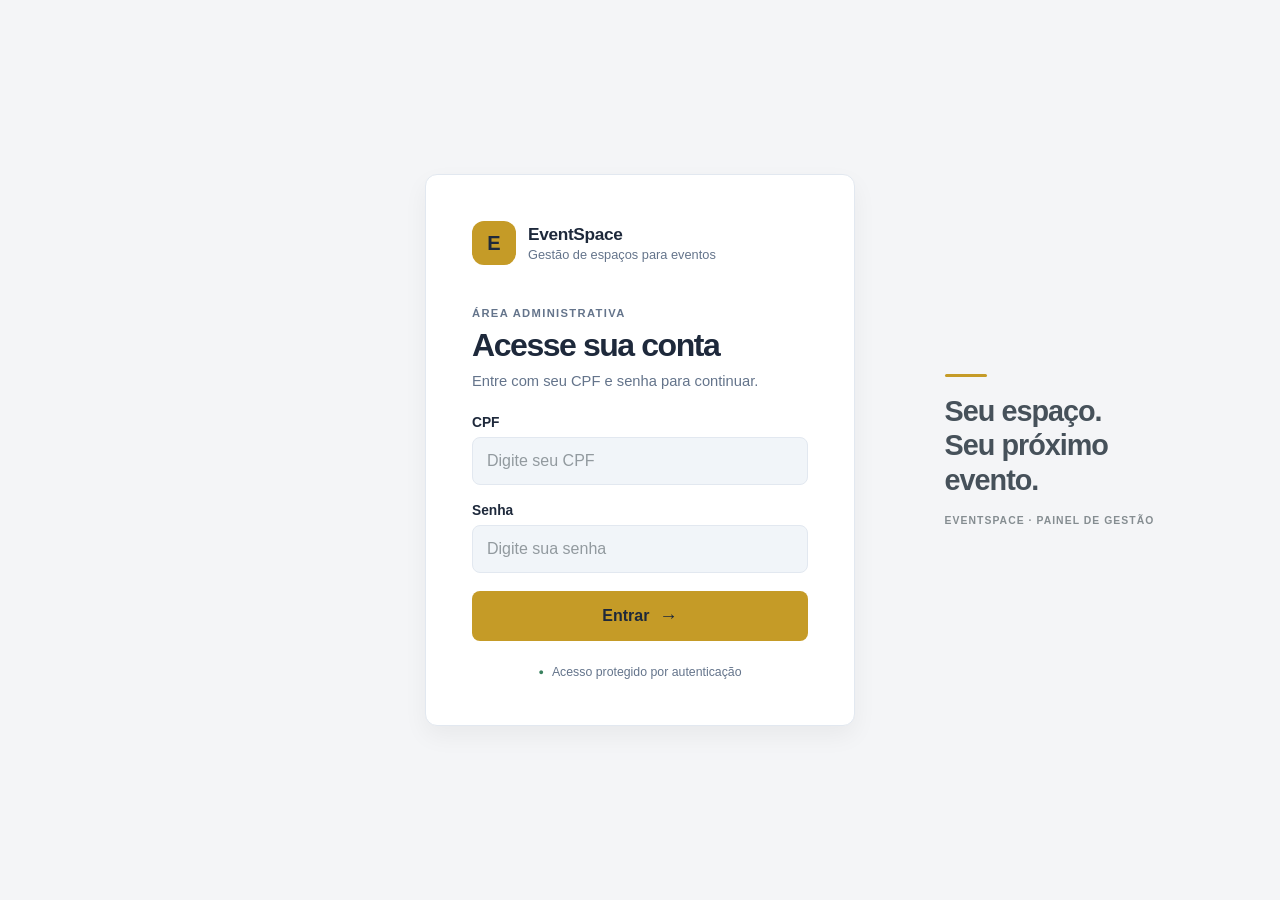
<file: frontend_backend_demo/painel.html>
<!DOCTYPE html>
<html lang="pt-BR">
<head>
  <!-- Define a codificação correta para textos e caracteres em português. -->
  <meta charset="UTF-8">
  <!-- Faz o layout se ajustar a celulares, tablets e computadores. -->
  <meta name="viewport" content="width=device-width, initial-scale=1">
  <!-- Resume o conteúdo da página para navegadores e mecanismos de busca. -->
  <meta name="description" content="Painel de gestão de salas e reservas corporativas do EventSpace">
  <title>Painel principal | EventSpace</title>
  <!-- Mantém os estilos e a lógica deste painel em arquivos próprios. -->
  <link rel="stylesheet" href="css/sidebar.css">
  <link rel="stylesheet" href="css/painel.css">
  <link rel="stylesheet" href="css/theme.css">
  <!-- defer espera o HTML ser interpretado antes de executar a lógica da tela. -->
  <script src="js/painel.js" defer></script>
</head>
<body>
  <!-- Agrupa menu e conteúdo para organizar a estrutura geral da aplicação. -->
  <div class="app-shell">
    <!-- A navegação lateral dá acesso direto aos módulos já existentes. -->
    <aside class="sidebar" id="sidebar" aria-label="Menu principal">
      <!-- O nome da marca também funciona como atalho para este painel. -->
      <a class="brand" href="painel.html" aria-label="EventSpace, painel principal">
        <span class="brand__mark" aria-hidden="true">E</span>
        <span class="brand__name">EventSpace</span>
      </a>

      <p class="sidebar__caption">GESTÃO</p>
      <nav aria-label="Navegação principal">
        <ul class="nav-list">
          <li>
            <a class="nav-link is-active" href="painel.html" aria-current="page">
              <svg viewBox="0 0 24 24" aria-hidden="true"><path d="m3 10 9-7 9 7v10a1 1 0 0 1-1 1h-5v-7H9v7H4a1 1 0 0 1-1-1z"/></svg>
              <span>Painel principal</span>
            </a>
          </li>
          <li>
            <a class="nav-link" href="usuario.html">
              <svg viewBox="0 0 24 24" aria-hidden="true"><circle cx="12" cy="8" r="4"/><path d="M4 21c0-4 3.6-7 8-7s8 3 8 7"/></svg>
              <span>Usuários</span>
            </a>
          </li>
          <li>
            <a class="nav-link" href="empresa.html">
              <svg viewBox="0 0 24 24" aria-hidden="true"><path d="M3 21h18M5 21V5l7-2v18m0-14h7v14M8 8h1m-1 4h1m-1 4h1m6-4h1m-1 4h1"/></svg>
              <span>Empresas</span>
            </a>
          </li>
          <li>
            <a class="nav-link" href="sala.html">
              <svg viewBox="0 0 24 24" aria-hidden="true"><path d="M4 21V5a1 1 0 0 1 1-1h9v17M15 9h4a1 1 0 0 1 1 1v11M2 21h20M8 9h3m-3 4h3m1 8v-4"/></svg>
              <span>Salas</span>
            </a>
          </li>
          <li>
            <a class="nav-link" href="curso.html">
              <svg viewBox="0 0 24 24" aria-hidden="true"><path d="M3 5.5A2.5 2.5 0 0 1 5.5 3H20v16H5.5A2.5 2.5 0 0 0 3 21zM3 5.5v13M7 7h9m-9 4h9"/></svg>
              <span>Cursos</span>
            </a>
          </li>
          <li>
            <a class="nav-link" href="cliente.html">
              <svg viewBox="0 0 24 24" aria-hidden="true"><circle cx="9" cy="8" r="3.5"/><path d="M2.5 20c0-3.6 2.9-6 6.5-6s6.5 2.4 6.5 6m1-15.5a3.5 3.5 0 0 1 0 6.8M18 14c2.2.8 3.5 2.8 3.5 6"/></svg>
              <span>Clientes</span>
            </a>
          </li>
          <li>
            <a class="nav-link" href="reserva.html">
              <svg viewBox="0 0 24 24" aria-hidden="true"><rect x="3" y="5" width="18" height="16" rx="2"/><path d="M3 10h18M8 3v4m8-4v4m-7 8 2 2 4-4"/></svg>
              <span>Reservas</span>
            </a>
          </li>
        </ul>
      </nav>

      <!-- Mantém a ação de sair coerente com a tela de login já existente. -->
      <div class="sidebar__bottom">
        <p class="sidebar__hint">Gestão simples para cada evento.</p>
        <button class="nav-link logout-button" id="logout-button" type="button">
          <svg viewBox="0 0 24 24" aria-hidden="true"><path d="M9 21H5a2 2 0 0 1-2-2V5a2 2 0 0 1 2-2h4m7 14 5-5-5-5m5 5H9"/></svg>
          <span>Sair</span>
        </button>
      </div>
    </aside>

    <!-- Este botão escurece o restante da tela e fecha o menu em telas pequenas. -->
    <button class="sidebar-backdrop" id="sidebar-backdrop" type="button" aria-label="Fechar menu"></button>

    <!-- A área principal ocupa o espaço ao lado do menu lateral. -->
    <div class="main-area">
      <header class="topbar">
        <!-- O botão abre e fecha o menu em celulares e tablets estreitos. -->
        <button class="menu-toggle" id="menu-toggle" type="button" aria-label="Abrir menu" aria-controls="sidebar" aria-expanded="false">
          <svg viewBox="0 0 24 24" aria-hidden="true"><path d="M4 7h16M4 12h16M4 17h16"/></svg>
        </button>
        <div class="topbar__label">
          <span class="topbar__eyebrow">EVENTSPACE</span>
          <span>Painel de gestão</span>
        </div>
        <span class="topbar__status"><span aria-hidden="true"></span>Área administrativa</span>
      </header>

      <!-- O conteúdo central pode rolar sem deslocar a navegação no desktop. -->
      <main class="content">
        <!-- A área de destaque apresenta o serviço de locação corporativa. -->
        <section class="hero" aria-labelledby="welcome-title">
          <div class="hero__copy">
            <p class="eyebrow">ESPAÇOS QUE INSPIRAM</p>
            <h1 id="welcome-title">Seu próximo grande encontro começa aqui.</h1>
            <p>Encontre o espaço ideal para reuniões, workshops e eventos corporativos.</p>
            <a class="hero__button" href="sala.html">
              Explorar salas
              <span aria-hidden="true">→</span>
            </a>
          </div>

          <!-- O carrossel apresenta fotografias de salas sem interferir na leitura do texto principal. -->
          <section class="room-carousel" aria-label="Espaços corporativos em destaque">
            <!-- Cada slide informa o nome do espaço e oferece uma descrição alternativa da foto. -->
            <div class="room-carousel__viewport" id="room-carousel">
              <article class="room-carousel__slide is-active" aria-hidden="false">
                <img
                  src="https://images.unsplash.com/photo-1497366754035-f200968a6e72?auto=format&fit=crop&w=1200&q=85"
                  alt="Boardroom Summit: sala de reunião corporativa com mesa ampla e cadeiras"
                  fetchpriority="high">
                <div class="room-carousel__caption">
                  <span>Boardroom Summit</span>
                  <small>Reuniões estratégicas</small>
                </div>
              </article>
              <article class="room-carousel__slide" aria-hidden="true">
                <img
                  src="https://images.unsplash.com/photo-1505373877841-8d25f7d46678?auto=format&fit=crop&w=1200&q=85"
                  alt="Auditório Horizon: espaço amplo preparado para apresentações"
                  loading="lazy">
                <div class="room-carousel__caption">
                  <span>Auditório Horizon</span>
                  <small>Apresentações e eventos</small>
                </div>
              </article>
              <article class="room-carousel__slide" aria-hidden="true">
                <img
                  src="https://images.unsplash.com/photo-1517502884422-41eaead166d4?auto=format&fit=crop&w=1200&q=85"
                  alt="Training Lab: ambiente colaborativo para treinamentos"
                  loading="lazy">
                <div class="room-carousel__caption">
                  <span>Training Lab</span>
                  <small>Workshops e treinamentos</small>
                </div>
              </article>
              <article class="room-carousel__slide" aria-hidden="true">
                <img
                  src="https://images.unsplash.com/photo-1497366216548-37526070297c?auto=format&fit=crop&w=1200&q=85"
                  alt="Sala Insight: ambiente moderno para colaboração entre equipes"
                  loading="lazy">
                <div class="room-carousel__caption">
                  <span>Sala Insight</span>
                  <small>Ideias que conectam equipes</small>
                </div>
              </article>
            </div>

            <!-- Os botões de navegação também funcionam por teclado e têm nomes acessíveis. -->
            <button class="room-carousel__arrow room-carousel__arrow--previous" type="button" aria-label="Mostrar sala anterior" data-carousel-previous>
              <svg viewBox="0 0 24 24" aria-hidden="true"><path d="m15 18-6-6 6-6"/></svg>
            </button>
            <button class="room-carousel__arrow room-carousel__arrow--next" type="button" aria-label="Mostrar próxima sala" data-carousel-next>
              <svg viewBox="0 0 24 24" aria-hidden="true"><path d="m9 18 6-6-6-6"/></svg>
            </button>

            <!-- Os indicadores mostram qual espaço está ativo e permitem saltar para outro. -->
            <div class="room-carousel__controls">
              <div class="room-carousel__dots" aria-label="Escolher sala em destaque">
                <button class="room-carousel__dot is-active" type="button" aria-label="Mostrar Boardroom Summit" aria-pressed="true" data-carousel-slide="0"></button>
                <button class="room-carousel__dot" type="button" aria-label="Mostrar Auditório Horizon" aria-pressed="false" data-carousel-slide="1"></button>
                <button class="room-carousel__dot" type="button" aria-label="Mostrar Training Lab" aria-pressed="false" data-carousel-slide="2"></button>
                <button class="room-carousel__dot" type="button" aria-label="Mostrar Sala Insight" aria-pressed="false" data-carousel-slide="3"></button>
              </div>
              <button class="room-carousel__toggle" type="button" aria-label="Pausar troca automática" aria-pressed="false" data-carousel-toggle>Pausar</button>
              <span class="room-carousel__counter" aria-hidden="true"><span data-carousel-current>01</span> / 04</span>
            </div>
          </section>
        </section>

        <!-- Estes cartões recebem as contagens das listas devolvidas pela API. -->
        <section class="metrics-section" aria-labelledby="metrics-title">
          <div class="section-heading">
            <div>
              <p class="eyebrow">ACOMPANHAMENTO</p>
              <h2 id="metrics-title">Visão geral</h2>
            </div>
            <!-- Permite repetir as consultas sem recarregar a página. -->
            <button class="refresh-button" id="reload-button" type="button">
              <svg viewBox="0 0 24 24" aria-hidden="true"><path d="M20 7v5h-5M4 17v-5h5"/><path d="M6.1 9a7 7 0 0 1 11.6-2L20 12M4 12l2.3 5a7 7 0 0 0 11.6-2"/></svg>
              Atualizar dados
            </button>
          </div>

          <div class="metric-grid" aria-live="polite">
            <article class="metric-card">
              <span class="metric-card__icon metric-card__icon--blue" aria-hidden="true">
                <svg viewBox="0 0 24 24"><circle cx="12" cy="8" r="4"/><path d="M4 21c0-4 3.6-7 8-7s8 3 8 7"/></svg>
              </span>
              <div>
                <p class="metric-card__label">Usuários cadastrados</p>
                <p class="metric-card__value" id="users-value">—</p>
                <p class="metric-card__meta" id="users-meta">Carregando dados...</p>
              </div>
            </article>
            <article class="metric-card">
              <span class="metric-card__icon metric-card__icon--green" aria-hidden="true">
                <svg viewBox="0 0 24 24"><circle cx="9" cy="8" r="3.5"/><path d="M2.5 20c0-3.6 2.9-6 6.5-6s6.5 2.4 6.5 6m1-15.5a3.5 3.5 0 0 1 0 6.8M18 14c2.2.8 3.5 2.8 3.5 6"/></svg>
              </span>
              <div>
                <p class="metric-card__label">Clientes cadastrados</p>
                <p class="metric-card__value" id="clients-value">—</p>
                <p class="metric-card__meta" id="clients-meta">Carregando dados...</p>
              </div>
            </article>
            <article class="metric-card">
              <span class="metric-card__icon metric-card__icon--amber" aria-hidden="true">
                <svg viewBox="0 0 24 24"><rect x="3" y="5" width="18" height="16" rx="2"/><path d="M3 10h18M8 3v4m8-4v4m-7 8 2 2 4-4"/></svg>
              </span>
              <div>
                <p class="metric-card__label">Reservas cadastradas</p>
                <p class="metric-card__value" id="reservations-value">—</p>
                <p class="metric-card__meta" id="reservations-meta">Carregando dados...</p>
              </div>
            </article>
          </div>
          <p class="api-note" id="api-note" role="status" aria-live="polite"></p>
        </section>

        <!-- A planta ilustra um arranjo possível; selecionar lugares não envia reservas. -->
        <section class="workspace-section" aria-labelledby="layout-title">
          <div class="section-heading">
            <div>
              <p class="eyebrow">VISUALIZAÇÃO DO ESPAÇO</p>
              <h2 id="layout-title">Layout da sala Horizonte</h2>
            </div>
            <a class="text-link" href="sala.html">Ver salas <span aria-hidden="true">→</span></a>
          </div>

          <div class="workspace-card">
            <div class="workspace-card__details">
              <span class="room-status"><span aria-hidden="true"></span>Pré-visualização</span>
              <h3>Reunião colaborativa</h3>
              <p>Uma configuração flexível para conversas, apresentações e ideias em equipe.</p>
              <div class="room-facts">
                <span><strong>12</strong> lugares ilustrados</span>
                <span><strong>3</strong> mesas de reunião</span>
              </div>
              <div class="selection-summary" aria-live="polite">
                <span class="selection-summary__dot" aria-hidden="true"></span>
                <span id="selection-count">Nenhum lugar selecionado</span>
              </div>
              <p class="workspace-card__hint">Selecione os lugares no mapa para experimentar a disposição.</p>
            </div>

            <!-- Os botões de assento permitem testar a interação e são acessíveis por teclado. -->
            <div class="room-plan" aria-label="Planta ilustrativa da sala com doze lugares selecionáveis">
              <div class="room-plan__screen"><span aria-hidden="true"></span> TELA DE APRESENTAÇÃO</div>
              <div class="table-group" aria-label="Mesa 1">
                <button class="seat seat--top" type="button" aria-label="Selecionar lugar 1 da mesa 1" aria-pressed="false"></button>
                <button class="seat seat--right" type="button" aria-label="Selecionar lugar 2 da mesa 1" aria-pressed="false"></button>
                <button class="seat seat--bottom" type="button" aria-label="Selecionar lugar 3 da mesa 1" aria-pressed="false"></button>
                <button class="seat seat--left" type="button" aria-label="Selecionar lugar 4 da mesa 1" aria-pressed="false"></button>
                <span class="meeting-table"><span aria-hidden="true"></span></span>
              </div>
              <div class="table-group" aria-label="Mesa 2">
                <button class="seat seat--top" type="button" aria-label="Selecionar lugar 1 da mesa 2" aria-pressed="false"></button>
                <button class="seat seat--right" type="button" aria-label="Selecionar lugar 2 da mesa 2" aria-pressed="false"></button>
                <button class="seat seat--bottom" type="button" aria-label="Selecionar lugar 3 da mesa 2" aria-pressed="false"></button>
                <button class="seat seat--left" type="button" aria-label="Selecionar lugar 4 da mesa 2" aria-pressed="false"></button>
                <span class="meeting-table"><span aria-hidden="true"></span></span>
              </div>
              <div class="table-group" aria-label="Mesa 3">
                <button class="seat seat--top" type="button" aria-label="Selecionar lugar 1 da mesa 3" aria-pressed="false"></button>
                <button class="seat seat--right" type="button" aria-label="Selecionar lugar 2 da mesa 3" aria-pressed="false"></button>
                <button class="seat seat--bottom" type="button" aria-label="Selecionar lugar 3 da mesa 3" aria-pressed="false"></button>
                <button class="seat seat--left" type="button" aria-label="Selecionar lugar 4 da mesa 3" aria-pressed="false"></button>
                <span class="meeting-table"><span aria-hidden="true"></span></span>
              </div>
              <div class="room-plan__legend">
                <span><i class="legend-dot legend-dot--free" aria-hidden="true"></i>Lugar disponível</span>
                <span><i class="legend-dot legend-dot--selected" aria-hidden="true"></i>Selecionado para visualização</span>
              </div>
            </div>
          </div>
        </section>

        <!-- Atalhos reduzem o caminho até as tarefas mais frequentes. -->
        <section class="quick-links" aria-labelledby="quick-links-title">
          <div class="section-heading">
            <div>
              <p class="eyebrow">COMECE POR AQUI</p>
              <h2 id="quick-links-title">Acesso rápido</h2>
            </div>
          </div>
          <div class="quick-links__grid">
            <a href="reserva.html"><span>+</span><strong>Consultar reservas</strong><small>Acompanhe os registros de eventos.</small></a>
            <a href="cliente.html"><span>↗</span><strong>Gerenciar clientes</strong><small>Consulte os clientes cadastrados.</small></a>
            <a href="sala.html"><span>⌂</span><strong>Explorar salas</strong><small>Veja os espaços disponíveis.</small></a>
          </div>
        </section>

        <!-- A data é preenchida no idioma português pelo JavaScript da página. -->
        <footer class="content-footer">
          <span>EventSpace <span aria-hidden="true">·</span> Gestão de espaços para eventos</span>
          <span id="current-date"></span>
        </footer>
      </main>
    </div>
  </div>
</body>
</html>
</file>
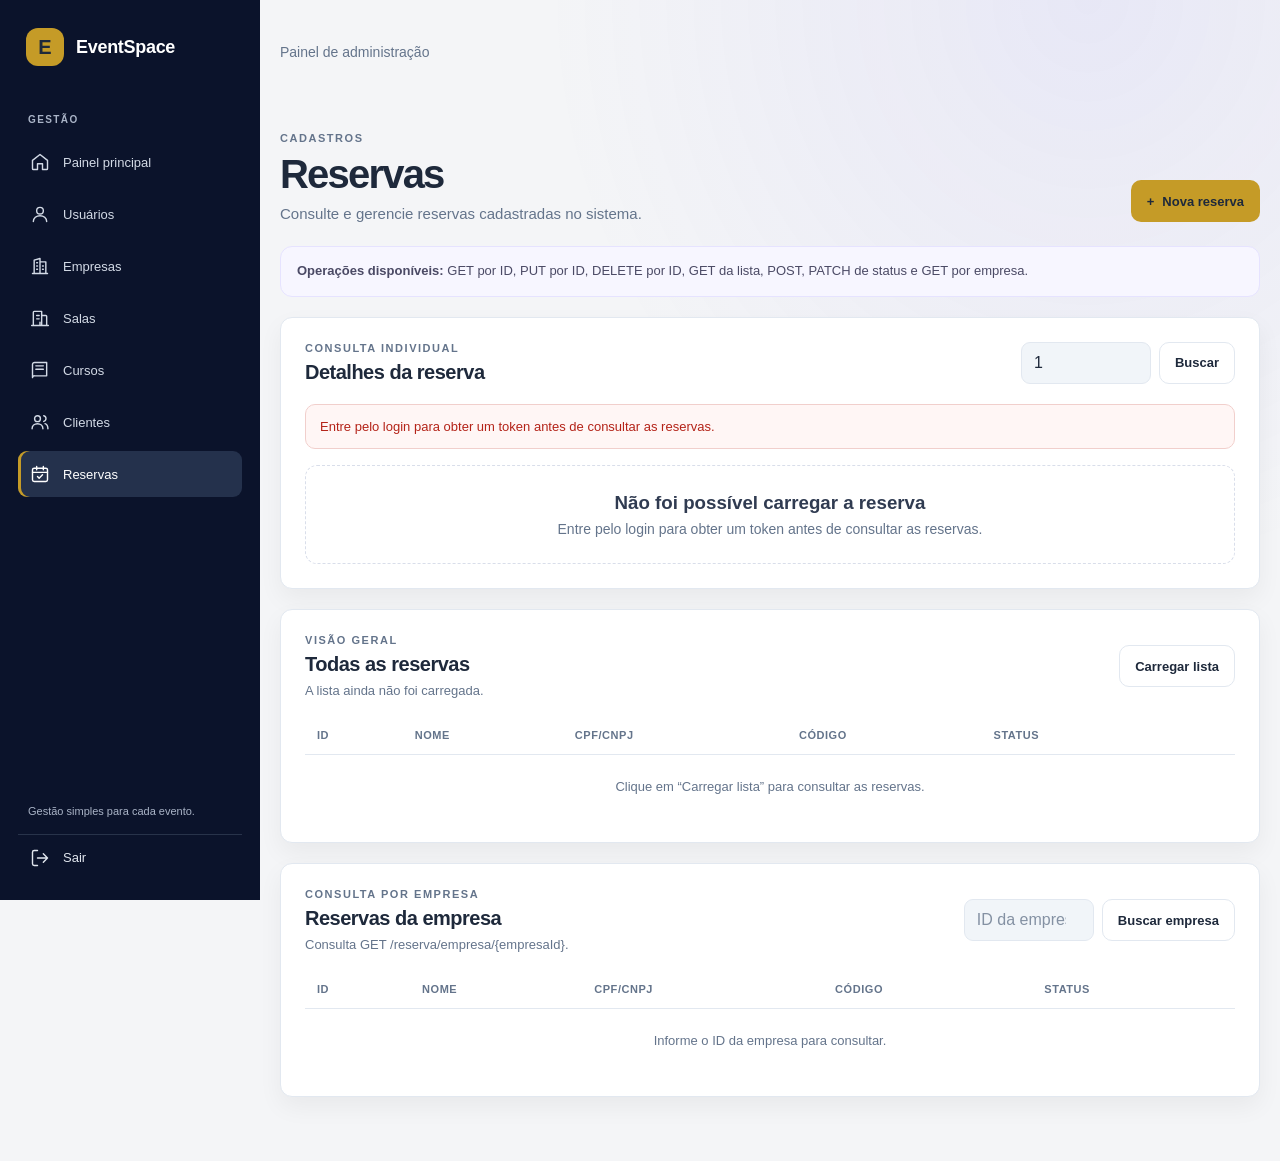
<file: frontend_backend_demo/reserva.html>
<!DOCTYPE html>
<html lang="pt-BR">
<head>
  <!-- Define a codificação para que acentos e caracteres em português sejam exibidos corretamente. -->
  <meta charset="UTF-8">
  <!-- Permite que o layout se ajuste a celulares e tablets. -->
  <meta name="viewport" content="width=device-width, initial-scale=1">
  <meta name="description" content="Consulte e gerencie reservas no EventSpace">
  <title>Reservas | EventSpace</title>
  <!-- Os estilos e o comportamento desta tela ficam em arquivos próprios. -->
  <link rel="stylesheet" href="css/reserva.css">
  <link rel="stylesheet" href="css/sidebar.css">
  <link rel="stylesheet" href="css/theme.css">
  <script src="js/sidebar.js" defer></script>
  <!-- defer espera o HTML ser interpretado antes de executar o script. -->
  <script src="js/reserva.js" defer></script>
</head>
<body>
  <!-- main envolve o conteúdo principal e ajuda tecnologias assistivas a navegar na página. -->
  <div class="app-shell">
    <!-- A mesma navegação aparece em todos os módulos e aponta para páginas HTML reais. -->
    <aside class="sidebar" id="sidebar" aria-label="Menu principal">
      <a class="brand" href="painel.html" aria-label="EventSpace, painel principal">
        <span class="brand__mark" aria-hidden="true">E</span>
        <span class="brand__name">EventSpace</span>
      </a>
      <p class="sidebar__caption">GESTÃO</p>
      <nav aria-label="Navegação principal">
        <ul class="nav-list">
          <li><a class="nav-link" href="painel.html"><svg viewBox="0 0 24 24" aria-hidden="true"><path d="m3 10 9-7 9 7v10a1 1 0 0 1-1 1h-5v-7H9v7H4a1 1 0 0 1-1-1z"/></svg><span>Painel principal</span></a></li>
          <li><a class="nav-link" href="usuario.html"><svg viewBox="0 0 24 24" aria-hidden="true"><circle cx="12" cy="8" r="4"/><path d="M4 21c0-4 3.6-7 8-7s8 3 8 7"/></svg><span>Usuários</span></a></li>
          <li><a class="nav-link" href="empresa.html"><svg viewBox="0 0 24 24" aria-hidden="true"><path d="M3 21h18M5 21V5l7-2v18m0-14h7v14M8 8h1m-1 4h1m-1 4h1m6-4h1m-1 4h1"/></svg><span>Empresas</span></a></li>
          <li><a class="nav-link" href="sala.html"><svg viewBox="0 0 24 24" aria-hidden="true"><path d="M4 21V5a1 1 0 0 1 1-1h9v17M15 9h4a1 1 0 0 1 1 1v11M2 21h20M8 9h3m-3 4h3m1 8v-4"/></svg><span>Salas</span></a></li>
          <li><a class="nav-link" href="curso.html"><svg viewBox="0 0 24 24" aria-hidden="true"><path d="M3 5.5A2.5 2.5 0 0 1 5.5 3H20v16H5.5A2.5 2.5 0 0 0 3 21zM3 5.5v13M7 7h9m-9 4h9"/></svg><span>Cursos</span></a></li>
          <li><a class="nav-link" href="cliente.html"><svg viewBox="0 0 24 24" aria-hidden="true"><circle cx="9" cy="8" r="3.5"/><path d="M2.5 20c0-3.6 2.9-6 6.5-6s6.5 2.4 6.5 6m1-15.5a3.5 3.5 0 0 1 0 6.8M18 14c2.2.8 3.5 2.8 3.5 6"/></svg><span>Clientes</span></a></li>
          <li><a class="nav-link is-active" href="reserva.html" aria-current="page"><svg viewBox="0 0 24 24" aria-hidden="true"><rect x="3" y="5" width="18" height="16" rx="2"/><path d="M3 10h18M8 3v4m8-4v4m-7 8 2 2 4-4"/></svg><span>Reservas</span></a></li>
        </ul>
      </nav>
      <div class="sidebar__bottom">
        <p class="sidebar__hint">Gestão simples para cada evento.</p>
        <button class="nav-link logout-button" id="logout-button" type="button"><svg viewBox="0 0 24 24" aria-hidden="true"><path d="M9 21H5a2 2 0 0 1-2-2V5a2 2 0 0 1 2-2h4m7 14 5-5-5-5m5 5H9"/></svg><span>Sair</span></button>
      </div>
    </aside>
    <button class="sidebar-backdrop" id="sidebar-backdrop" type="button" aria-label="Fechar menu"></button>
    <div class="main-area">
      <header class="mobile-topbar">
        <button class="menu-toggle" id="menu-toggle" type="button" aria-label="Abrir menu" aria-controls="sidebar" aria-expanded="false">
          <svg viewBox="0 0 24 24" aria-hidden="true"><path d="M4 7h16M4 12h16M4 17h16"/></svg>
        </button>
        <span>EventSpace <span aria-hidden="true">·</span> Gestão</span>
      </header>
  <main class="page">
    <header class="page-header">
      <!-- O link retorna ao painel existente no projeto. -->
      <span class="header-label">Painel de administração</span>
    </header>

    <section class="intro" aria-labelledby="page-title">
      <div>
        <p class="eyebrow">CADASTROS</p>
        <h1 id="page-title">Reservas</h1>
        <p class="intro__description">Consulte e gerencie reservas cadastradas no sistema.</p>
      </div>
      <!-- O JavaScript abre o formulário em modo de criação. -->
      <button class="button button--primary" id="new-reservation-button" type="button">
        <span aria-hidden="true">+</span> Nova reserva
      </button>
    </section>

    <p class="notice">
      <strong>Operações disponíveis:</strong> GET por ID, PUT por ID, DELETE por ID,
      GET da lista, POST, PATCH de status e GET por empresa.
    </p>

    <section class="reservation-panel" aria-labelledby="reservation-heading">
      <div class="panel-header">
        <div>
          <p class="eyebrow">CONSULTA INDIVIDUAL</p>
          <h2 id="reservation-heading">Detalhes da reserva</h2>
        </div>

        <!-- O formulário consulta GET /reserva/{id} sem recarregar a página. -->
        <form class="search-form" id="search-form">
          <label class="visually-hidden" for="reservation-id">ID da reserva</label>
          <input id="reservation-id" name="id" type="number" min="1" step="1" value="1" required>
          <button class="button button--secondary" type="submit">Buscar</button>
        </form>
      </div>

      <!-- O conteúdo é atualizado pelo JavaScript após a resposta da API. -->
      <div class="feedback" id="feedback" role="status" aria-live="polite" hidden></div>

      <div class="detail-state" id="detail-loading" role="status">
        Carregando a reserva de ID 1...
      </div>

      <div class="detail-state detail-state--empty" id="detail-empty" hidden>
        <h3 id="empty-title">Reserva não carregada</h3>
        <p id="empty-description">Busque uma reserva pelo ID para consultar seus dados.</p>
      </div>

      <!-- O painel é mostrado somente quando a API retorna uma reserva válida. -->
      <article class="detail-card" id="detail-card" hidden>
        <div class="detail-card__header">
          <div>
            <p class="eyebrow">RESERVA</p>
            <h3 id="reservation-name">—</h3>
          </div>
          <span class="id-badge" id="reservation-id-badge">ID —</span>
        </div>

        <dl class="details">
          <div class="detail-item">
            <dt>CPF/CNPJ</dt>
            <dd id="reservation-document">—</dd>
          </div>
          <div class="detail-item">
            <dt>Código</dt>
            <dd id="reservation-code">—</dd>
          </div>
          <div class="detail-item">
            <dt>Status</dt>
            <dd id="reservation-status">—</dd>
          </div>
        </dl>

        <div class="detail-actions">
          <button class="button button--secondary" id="edit-reservation-button" type="button">
            Editar dados
          </button>
          <button class="button button--danger" id="deactivate-reservation-button" type="button">
            Excluir reserva
          </button>
        </div>

        <form class="status-form" id="status-form">
          <label class="form-field" for="reservation-status-input">
            <span>PATCH de status</span>
            <select id="reservation-status-input" name="status" required>
              <option value="A">Ativa (A)</option>
              <option value="D">Desativada (D)</option>
            </select>
          </label>
          <button class="button button--secondary" id="update-status-button" type="submit">
            Atualizar status
          </button>
        </form>
      </article>
    </section>

    <section class="list-panel" aria-labelledby="list-heading">
      <div class="panel-header panel-header--list">
        <div>
          <p class="eyebrow">VISÃO GERAL</p>
          <h2 id="list-heading">Todas as reservas</h2>
          <p class="list-description" id="reservations-count">A lista ainda não foi carregada.</p>
        </div>
        <!-- Esta ação usa GET /reserva, disponibilizado pelo ReservaController. -->
        <button class="button button--secondary" id="load-list-button" type="button">
          Carregar lista
        </button>
      </div>

      <div class="table-scroll">
        <table>
          <thead>
            <tr>
              <th scope="col">ID</th>
              <th scope="col">Nome</th>
              <th scope="col">CPF/CNPJ</th>
              <th scope="col">Código</th>
              <th scope="col">Status</th>
              <th scope="col"><span class="visually-hidden">Ações</span></th>
            </tr>
          </thead>
          <tbody id="reservations-table">
            <tr>
              <td class="table-message" colspan="6">Clique em “Carregar lista” para consultar as reservas.</td>
            </tr>
          </tbody>
        </table>
      </div>
    </section>

    <section class="list-panel company-panel" aria-labelledby="company-heading">
      <div class="panel-header panel-header--list">
        <div>
          <p class="eyebrow">CONSULTA POR EMPRESA</p>
          <h2 id="company-heading">Reservas da empresa</h2>
          <p class="list-description">Consulta GET /reserva/empresa/{empresaId}.</p>
        </div>
        <form class="search-form" id="company-search-form">
          <label class="visually-hidden" for="company-id">ID da empresa</label>
          <input id="company-id" name="empresaId" type="number" min="1" step="1" placeholder="ID da empresa" required>
          <button class="button button--secondary" id="search-company-button" type="submit">Buscar empresa</button>
        </form>
      </div>
      <p class="feedback" id="company-feedback" role="status" aria-live="polite" hidden></p>
      <div class="table-scroll">
        <table>
          <thead>
            <tr>
              <th scope="col">ID</th>
              <th scope="col">Nome</th>
              <th scope="col">CPF/CNPJ</th>
              <th scope="col">Código</th>
              <th scope="col">Status</th>
            </tr>
          </thead>
          <tbody id="company-reservations-table">
            <tr><td class="table-message" colspan="5">Informe o ID da empresa para consultar.</td></tr>
          </tbody>
        </table>
      </div>
    </section>
  </main>
    </div>
  </div>

  <!-- Um só formulário atende ao cadastro (POST) e à edição (PUT). -->
  <dialog class="reservation-dialog" id="reservation-dialog" aria-labelledby="dialog-title">
    <form id="reservation-form">
      <div class="dialog-header">
        <div>
          <p class="eyebrow">DADOS DA RESERVA</p>
          <h2 id="dialog-title">Nova reserva</h2>
        </div>
        <button class="close-button" id="close-dialog-button" type="button" aria-label="Fechar formulário">×</button>
      </div>

      <!-- Este ID só é preenchido quando o formulário está editando uma reserva existente. -->
      <input id="form-reservation-id" type="hidden">

      <label class="form-field" for="reservation-name-input">
        <span>Nome</span>
        <input id="reservation-name-input" name="nome" type="text" maxlength="150" autocomplete="name" required>
      </label>

      <label class="form-field" for="reservation-document-input">
        <span>CPF/CNPJ</span>
        <input id="reservation-document-input" name="cpfCnpj" type="text" maxlength="20" autocomplete="off" required>
      </label>

      <label class="form-field" for="reservation-code-input">
        <span>Código</span>
        <input id="reservation-code-input" name="codigo" type="text" maxlength="100" autocomplete="off" required>
      </label>

      <label class="form-field" for="reservation-form-status">
        <span>Status</span>
        <select id="reservation-form-status" name="status" required>
          <option value="A">Ativa (A)</option>
          <option value="D">Desativada (D)</option>
        </select>
      </label>

      <p class="form-note">
        Os nomes dos campos enviados correspondem ao <code>ReservaRequest</code> do backend.
      </p>

      <!-- Mensagens de erro do salvamento ficam dentro do formulário. -->
      <p class="feedback" id="form-feedback" role="status" aria-live="polite" hidden></p>

      <div class="dialog-actions">
        <button class="button button--text" id="cancel-dialog-button" type="button">Cancelar</button>
        <button class="button button--primary" id="save-reservation-button" type="submit">Salvar reserva</button>
      </div>
    </form>
  </dialog>
</body>
</html>
</file>
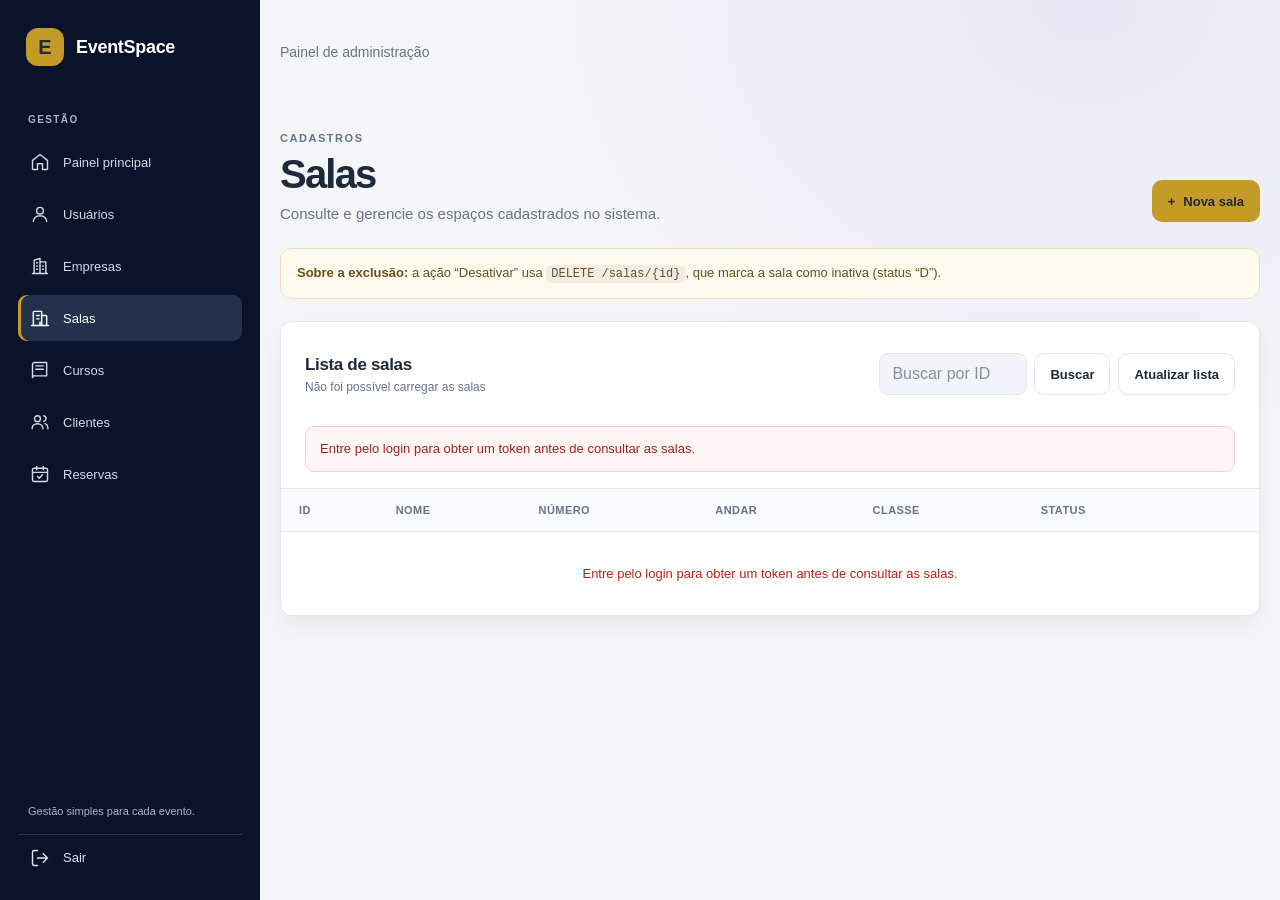
<file: frontend_backend_demo/sala.html>
<!DOCTYPE html>
<html lang="pt-BR">
<head>
  <meta charset="UTF-8">
  <meta name="viewport" content="width=device-width, initial-scale=1">
  <meta name="description" content="Gerenciamento de salas do EventSpace">
  <title>Gerenciar salas | EventSpace</title>
  <link rel="stylesheet" href="css/sala.css">
  <link rel="stylesheet" href="css/sidebar.css">
  <link rel="stylesheet" href="css/theme.css">
  <script src="js/sidebar.js" defer></script>
  <script src="js/sala.js" defer></script>
</head>
<body>
  <div class="app-shell">
    <!-- A mesma navegação aparece em todos os módulos e aponta para páginas HTML reais. -->
    <aside class="sidebar" id="sidebar" aria-label="Menu principal">
      <a class="brand" href="painel.html" aria-label="EventSpace, painel principal">
        <span class="brand__mark" aria-hidden="true">E</span>
        <span class="brand__name">EventSpace</span>
      </a>
      <p class="sidebar__caption">GESTÃO</p>
      <nav aria-label="Navegação principal">
        <ul class="nav-list">
          <li><a class="nav-link" href="painel.html"><svg viewBox="0 0 24 24" aria-hidden="true"><path d="m3 10 9-7 9 7v10a1 1 0 0 1-1 1h-5v-7H9v7H4a1 1 0 0 1-1-1z"/></svg><span>Painel principal</span></a></li>
          <li><a class="nav-link" href="usuario.html"><svg viewBox="0 0 24 24" aria-hidden="true"><circle cx="12" cy="8" r="4"/><path d="M4 21c0-4 3.6-7 8-7s8 3 8 7"/></svg><span>Usuários</span></a></li>
          <li><a class="nav-link" href="empresa.html"><svg viewBox="0 0 24 24" aria-hidden="true"><path d="M3 21h18M5 21V5l7-2v18m0-14h7v14M8 8h1m-1 4h1m-1 4h1m6-4h1m-1 4h1"/></svg><span>Empresas</span></a></li>
          <li><a class="nav-link is-active" href="sala.html" aria-current="page"><svg viewBox="0 0 24 24" aria-hidden="true"><path d="M4 21V5a1 1 0 0 1 1-1h9v17M15 9h4a1 1 0 0 1 1 1v11M2 21h20M8 9h3m-3 4h3m1 8v-4"/></svg><span>Salas</span></a></li>
          <li><a class="nav-link" href="curso.html"><svg viewBox="0 0 24 24" aria-hidden="true"><path d="M3 5.5A2.5 2.5 0 0 1 5.5 3H20v16H5.5A2.5 2.5 0 0 0 3 21zM3 5.5v13M7 7h9m-9 4h9"/></svg><span>Cursos</span></a></li>
          <li><a class="nav-link" href="cliente.html"><svg viewBox="0 0 24 24" aria-hidden="true"><circle cx="9" cy="8" r="3.5"/><path d="M2.5 20c0-3.6 2.9-6 6.5-6s6.5 2.4 6.5 6m1-15.5a3.5 3.5 0 0 1 0 6.8M18 14c2.2.8 3.5 2.8 3.5 6"/></svg><span>Clientes</span></a></li>
          <li><a class="nav-link" href="reserva.html"><svg viewBox="0 0 24 24" aria-hidden="true"><rect x="3" y="5" width="18" height="16" rx="2"/><path d="M3 10h18M8 3v4m8-4v4m-7 8 2 2 4-4"/></svg><span>Reservas</span></a></li>
        </ul>
      </nav>
      <div class="sidebar__bottom">
        <p class="sidebar__hint">Gestão simples para cada evento.</p>
        <button class="nav-link logout-button" id="logout-button" type="button"><svg viewBox="0 0 24 24" aria-hidden="true"><path d="M9 21H5a2 2 0 0 1-2-2V5a2 2 0 0 1 2-2h4m7 14 5-5-5-5m5 5H9"/></svg><span>Sair</span></button>
      </div>
    </aside>
    <button class="sidebar-backdrop" id="sidebar-backdrop" type="button" aria-label="Fechar menu"></button>
    <div class="main-area">
      <header class="mobile-topbar">
        <button class="menu-toggle" id="menu-toggle" type="button" aria-label="Abrir menu" aria-controls="sidebar" aria-expanded="false">
          <svg viewBox="0 0 24 24" aria-hidden="true"><path d="M4 7h16M4 12h16M4 17h16"/></svg>
        </button>
        <span>EventSpace <span aria-hidden="true">·</span> Gestão</span>
      </header>
  <main class="page">
    <header class="page-header">
      <span class="header-label">Painel de administração</span>
    </header>

    <section class="intro" aria-labelledby="page-title">
      <div>
        <p class="eyebrow">CADASTROS</p>
        <h1 id="page-title">Salas</h1>
        <p class="intro__description">Consulte e gerencie os espaços cadastrados no sistema.</p>
      </div>
      <button class="button button--primary" id="new-room-button" type="button">
        <span aria-hidden="true">+</span> Nova sala
      </button>
    </section>

    <!-- A rota DELETE do controller altera o status para "D", em vez de apagar o registro. -->
    <p class="notice">
      <strong>Sobre a exclusão:</strong> a ação “Desativar” usa <code>DELETE /salas/{id}</code>,
      que marca a sala como inativa (status “D”).
    </p>

    <section class="rooms-panel" aria-labelledby="list-heading">
      <div class="list-header">
        <div>
          <h2 id="list-heading">Lista de salas</h2>
          <p id="rooms-count">Carregando salas...</p>
        </div>
        <div class="list-tools">
          <form class="search-form" id="search-form">
            <label class="visually-hidden" for="search-id">Buscar sala por ID</label>
            <input id="search-id" type="number" min="1" step="1" placeholder="Buscar por ID">
            <button class="button button--secondary" type="submit">Buscar</button>
          </form>
          <button class="button button--text" id="reload-button" type="button">Atualizar lista</button>
        </div>
      </div>

      <!-- aria-live anuncia mensagens de sucesso e erro para leitores de tela. -->
      <div class="feedback" id="feedback" role="status" aria-live="polite" hidden></div>

      <div class="table-scroll">
        <table>
          <thead>
            <tr>
              <th scope="col">ID</th>
              <th scope="col">Nome</th>
              <th scope="col">Número</th>
              <th scope="col">Andar</th>
              <th scope="col">Classe</th>
              <th scope="col">Status</th>
              <th scope="col"><span class="visually-hidden">Ações</span></th>
            </tr>
          </thead>
          <tbody id="rooms-table">
            <tr>
              <td class="table-message" colspan="7">Carregando salas...</td>
            </tr>
          </tbody>
        </table>
      </div>
    </section>
  </main>
    </div>
  </div>

  <!-- Um único formulário atende tanto ao cadastro quanto à edição. -->
  <dialog class="room-dialog" id="room-dialog" aria-labelledby="dialog-title">
    <form id="room-form">
      <div class="dialog-header">
        <div>
          <p class="eyebrow">DADOS DA SALA</p>
          <h2 id="dialog-title">Nova sala</h2>
        </div>
        <button class="close-button" id="close-dialog" type="button" aria-label="Fechar formulário">×</button>
      </div>

      <!-- O ID fica oculto e só é preenchido quando o formulário está em modo de edição. -->
      <input id="room-id" type="hidden">

      <label class="form-field" for="room-name">
        <span>Nome</span>
        <input id="room-name" name="nome" type="text" maxlength="150" autocomplete="off" required>
      </label>

      <div class="form-row">
        <label class="form-field" for="room-number">
          <span>Número</span>
          <input id="room-number" name="numero" type="text" maxlength="50" autocomplete="off" required>
        </label>
        <label class="form-field" for="room-floor">
          <span>Andar</span>
          <input id="room-floor" name="andar" type="text" maxlength="50" autocomplete="off" required>
        </label>
      </div>

      <label class="form-field" for="room-class">
        <span>Classe</span>
        <input id="room-class" name="classe" type="text" maxlength="50" autocomplete="off" required>
      </label>

      <p class="form-note">
        Os campos correspondem às propriedades recebidas pelo <code>SalaController</code>.
        O status é definido pelo backend no cadastro.
      </p>

      <div class="dialog-actions">
        <button class="button button--text" id="cancel-dialog" type="button">Cancelar</button>
        <button class="button button--primary" id="save-room-button" type="submit">Salvar sala</button>
      </div>
    </form>
  </dialog>
</body>
</html>
</file>
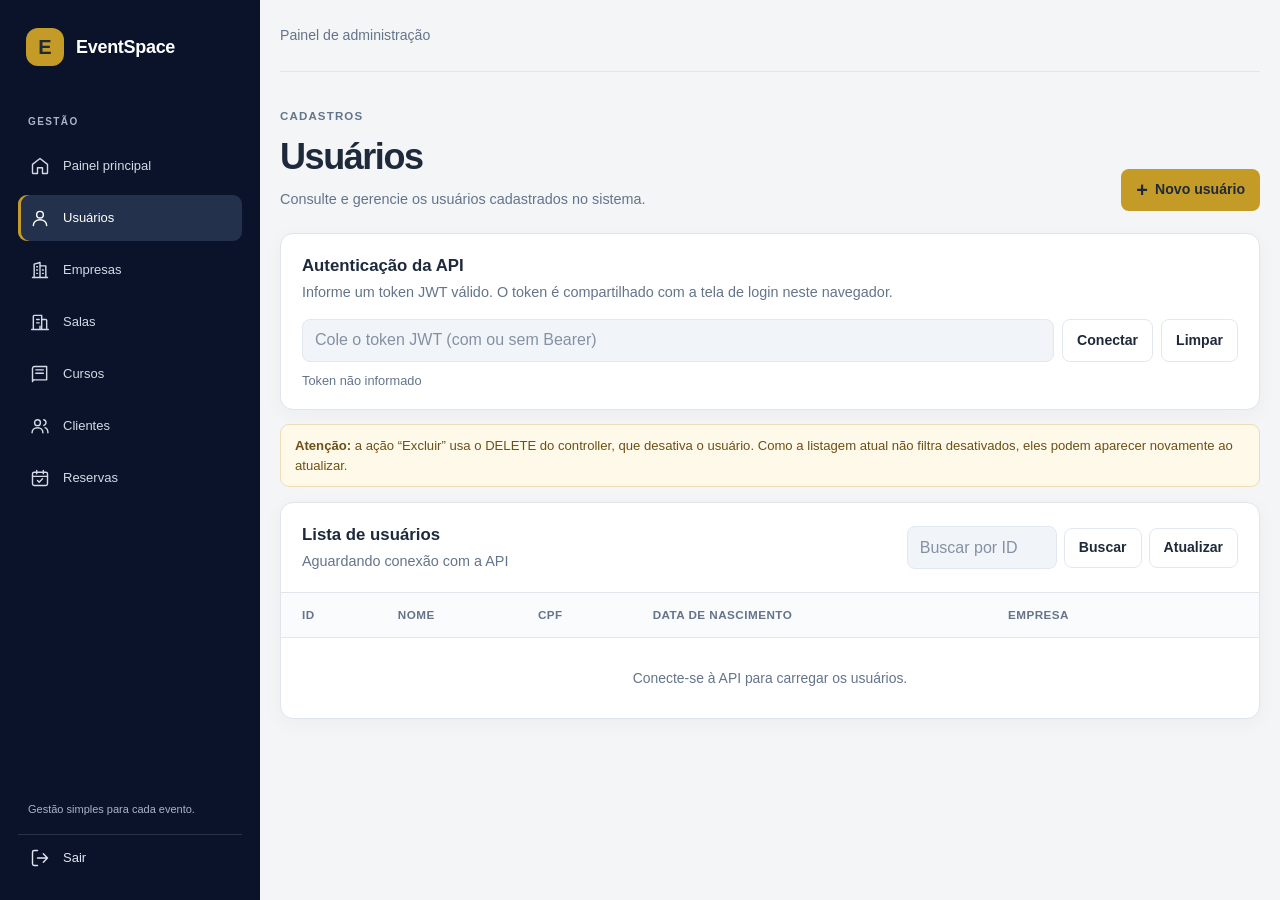
<file: frontend_backend_demo/usuario.html>
<!DOCTYPE html>
<html lang="pt-BR">
<head>
  <meta charset="UTF-8">
  <meta name="viewport" content="width=device-width, initial-scale=1">
  <meta name="description" content="Gerenciamento de usuários do EventSpace">
  <title>Gerenciar usuários | EventSpace</title>
  <link rel="stylesheet" href="css/usuario.css">
  <link rel="stylesheet" href="css/sidebar.css">
  <link rel="stylesheet" href="css/theme.css">
  <script src="js/sidebar.js" defer></script>
  <script src="js/usuario.js" defer></script>
</head>
<body>
  <div class="app-shell">
    <!-- A mesma navegação aparece em todos os módulos e aponta para páginas HTML reais. -->
    <aside class="sidebar" id="sidebar" aria-label="Menu principal">
      <a class="brand" href="painel.html" aria-label="EventSpace, painel principal">
        <span class="brand__mark" aria-hidden="true">E</span>
        <span class="brand__name">EventSpace</span>
      </a>
      <p class="sidebar__caption">GESTÃO</p>
      <nav aria-label="Navegação principal">
        <ul class="nav-list">
          <li><a class="nav-link" href="painel.html"><svg viewBox="0 0 24 24" aria-hidden="true"><path d="m3 10 9-7 9 7v10a1 1 0 0 1-1 1h-5v-7H9v7H4a1 1 0 0 1-1-1z"/></svg><span>Painel principal</span></a></li>
          <li><a class="nav-link is-active" href="usuario.html" aria-current="page"><svg viewBox="0 0 24 24" aria-hidden="true"><circle cx="12" cy="8" r="4"/><path d="M4 21c0-4 3.6-7 8-7s8 3 8 7"/></svg><span>Usuários</span></a></li>
          <li><a class="nav-link" href="empresa.html"><svg viewBox="0 0 24 24" aria-hidden="true"><path d="M3 21h18M5 21V5l7-2v18m0-14h7v14M8 8h1m-1 4h1m-1 4h1m6-4h1m-1 4h1"/></svg><span>Empresas</span></a></li>
          <li><a class="nav-link" href="sala.html"><svg viewBox="0 0 24 24" aria-hidden="true"><path d="M4 21V5a1 1 0 0 1 1-1h9v17M15 9h4a1 1 0 0 1 1 1v11M2 21h20M8 9h3m-3 4h3m1 8v-4"/></svg><span>Salas</span></a></li>
          <li><a class="nav-link" href="curso.html"><svg viewBox="0 0 24 24" aria-hidden="true"><path d="M3 5.5A2.5 2.5 0 0 1 5.5 3H20v16H5.5A2.5 2.5 0 0 0 3 21zM3 5.5v13M7 7h9m-9 4h9"/></svg><span>Cursos</span></a></li>
          <li><a class="nav-link" href="cliente.html"><svg viewBox="0 0 24 24" aria-hidden="true"><circle cx="9" cy="8" r="3.5"/><path d="M2.5 20c0-3.6 2.9-6 6.5-6s6.5 2.4 6.5 6m1-15.5a3.5 3.5 0 0 1 0 6.8M18 14c2.2.8 3.5 2.8 3.5 6"/></svg><span>Clientes</span></a></li>
          <li><a class="nav-link" href="reserva.html"><svg viewBox="0 0 24 24" aria-hidden="true"><rect x="3" y="5" width="18" height="16" rx="2"/><path d="M3 10h18M8 3v4m8-4v4m-7 8 2 2 4-4"/></svg><span>Reservas</span></a></li>
        </ul>
      </nav>
      <div class="sidebar__bottom">
        <p class="sidebar__hint">Gestão simples para cada evento.</p>
        <button class="nav-link logout-button" id="logout-button" type="button"><svg viewBox="0 0 24 24" aria-hidden="true"><path d="M9 21H5a2 2 0 0 1-2-2V5a2 2 0 0 1 2-2h4m7 14 5-5-5-5m5 5H9"/></svg><span>Sair</span></button>
      </div>
    </aside>
    <button class="sidebar-backdrop" id="sidebar-backdrop" type="button" aria-label="Fechar menu"></button>
    <div class="main-area">
      <header class="mobile-topbar">
        <button class="menu-toggle" id="menu-toggle" type="button" aria-label="Abrir menu" aria-controls="sidebar" aria-expanded="false">
          <svg viewBox="0 0 24 24" aria-hidden="true"><path d="M4 7h16M4 12h16M4 17h16"/></svg>
        </button>
        <span>EventSpace <span aria-hidden="true">·</span> Gestão</span>
      </header>
  <main class="page">
    <header class="page-header">
      <span class="header-label">Painel de administração</span>
    </header>

    <section class="intro" aria-labelledby="page-title">
      <div>
        <p class="eyebrow">CADASTROS</p>
        <h1 id="page-title">Usuários</h1>
        <p class="intro__description">Consulte e gerencie os usuários cadastrados no sistema.</p>
      </div>
      <button class="button button--primary" id="new-user-button" type="button">
        <span aria-hidden="true">+</span> Novo usuário
      </button>
    </section>

    <!-- Token separado: o backend exige JWT nas rotas /usuarios protegidas. -->
    <section class="token-panel" aria-labelledby="token-heading">
      <div class="token-panel__description">
        <h2 id="token-heading">Autenticação da API</h2>
        <p>Informe um token JWT válido. O token é compartilhado com a tela de login neste navegador.</p>
      </div>
      <form class="token-form" id="token-form">
        <label class="visually-hidden" for="api-token">Token JWT</label>
        <input id="api-token" type="password" autocomplete="off"
               placeholder="Cole o token JWT (com ou sem Bearer)" required>
        <button class="button button--secondary" type="submit">Conectar</button>
        <button class="button button--text" id="clear-token-button" type="button">Limpar</button>
      </form>
      <p class="token-status" id="token-status" role="status" aria-live="polite">Token não informado</p>
    </section>

    <!-- DELETE /usuarios/{id} altera o status para D: não apaga o registro do banco. -->
    <p class="notice">
      <strong>Atenção:</strong> a ação “Excluir” usa o DELETE do controller, que desativa o usuário.
      Como a listagem atual não filtra desativados, eles podem aparecer novamente ao atualizar.
    </p>

    <section class="users-panel" aria-labelledby="list-heading">
      <div class="list-header">
        <div>
          <h2 id="list-heading">Lista de usuários</h2>
          <p id="users-count">Aguardando conexão com a API</p>
        </div>
        <div class="list-tools">
          <form class="search-form" id="search-form">
            <label class="visually-hidden" for="search-id">Buscar usuário por ID</label>
            <input id="search-id" type="number" min="1" step="1" placeholder="Buscar por ID">
            <button class="button button--secondary" type="submit">Buscar</button>
          </form>
          <button class="button button--text" id="reload-button" type="button">Atualizar</button>
        </div>
      </div>

      <div class="feedback" id="feedback" role="status" aria-live="polite" hidden></div>

      <div class="table-scroll">
        <table>
          <thead>
            <tr>
              <th scope="col">ID</th>
              <th scope="col">Nome</th>
              <th scope="col">CPF</th>
              <th scope="col">Data de nascimento</th>
              <th scope="col">Empresa</th>
              <th scope="col"><span class="visually-hidden">Ações</span></th>
            </tr>
          </thead>
          <tbody id="users-table">
            <tr>
              <td class="table-message" colspan="6">Conecte-se à API para carregar os usuários.</td>
            </tr>
          </tbody>
        </table>
      </div>
    </section>
  </main>
    </div>
  </div>

  <!-- O mesmo formulário é usado para cadastrar e editar um usuário. -->
  <dialog class="user-dialog" id="user-dialog" aria-labelledby="dialog-title">
    <form id="user-form">
      <div class="dialog-header">
        <div>
          <p class="eyebrow">DADOS DO USUÁRIO</p>
          <h2 id="dialog-title">Novo usuário</h2>
        </div>
        <button class="close-button" id="close-dialog" type="button" aria-label="Fechar formulário">×</button>
      </div>

      <input id="user-id" type="hidden">

      <label class="form-field" for="user-name">
        <span>Nome</span>
        <input id="user-name" name="nome" type="text" maxlength="150" autocomplete="name" required>
      </label>

      <div class="form-row">
        <label class="form-field" for="user-cpf">
          <span>CPF</span>
          <input id="user-cpf" name="cpf" type="text" maxlength="14"
                 placeholder="000.000.000-00" autocomplete="off" required>
        </label>
        <label class="form-field" for="user-birth-date">
          <span>Data de nascimento</span>
          <input id="user-birth-date" name="dataNascimento" type="text"
                 maxlength="10" placeholder="DD/MM/AAAA" required>
        </label>
      </div>

      <div class="form-row">
        <label class="form-field" for="user-company-id">
          <span>ID da empresa</span>
          <input id="user-company-id" name="empresa_id" type="number" min="1" step="1" required>
        </label>
        <label class="form-field" for="user-password">
          <span>Senha</span>
          <input id="user-password" name="senha" type="password" autocomplete="new-password" required>
        </label>
      </div>

      <p class="form-note">A API exige uma empresa existente e uma senha tanto no cadastro quanto na edição.</p>

      <div class="dialog-actions">
        <button class="button button--text" id="cancel-dialog" type="button">Cancelar</button>
        <button class="button button--primary" id="save-user-button" type="submit">Salvar usuário</button>
      </div>
    </form>
  </dialog>
</body>
</html>
</file>
<file: frontend_backend_demo/css/index.css>
/* Cores e tipografia usadas exclusivamente pela página de login. */
:root {
  color-scheme: light;
  --background: #f2f3f1;
  --surface: #ffffff;
  --ink: #1b2127;
  --muted: #69747e;
  --line: #e0e3df;
  --brand: #c9962b;
  --brand-dark: #ae7f1f;
  --focus: #2b6cd9;
  --danger: #a53027;
  font-family: "Segoe UI", Arial, sans-serif;
  color: var(--ink);
  background: var(--background);
}

/* Faz largura e altura incluírem padding e bordas, facilitando o layout. */
*,
*::before,
*::after {
  box-sizing: border-box;
}

body {
  min-width: 320px;
  min-height: 100vh;
  margin: 0;
}

button,
input {
  font: inherit;
}

/* Indica com clareza qual controle está selecionado pelo teclado. */
:focus-visible {
  outline: 3px solid var(--focus);
  outline-offset: 3px;
}

/* Centraliza o cartão e reserva espaço para a mensagem decorativa lateral. */
.login-page {
  display: grid;
  min-height: 100vh;
  min-height: 100dvh;
  grid-template-columns: minmax(24px, 1fr) minmax(300px, 430px) minmax(24px, 1fr);
  align-items: center;
  column-gap: clamp(24px, 7vw, 110px);
  padding: 48px 24px;
}

/* Cartão branco que reúne marca, formulário e mensagens. */
.login-card {
  grid-column: 2;
  width: 100%;
  padding: clamp(28px, 5vw, 46px);
  border: 1px solid var(--line);
  border-radius: 16px;
  background: var(--surface);
  box-shadow: 0 18px 55px rgb(25 35 42 / 8%);
}

/* Marca simples com o tom dourado usado pelo sistema. */
.brand {
  display: flex;
  align-items: center;
  gap: 12px;
  margin-bottom: 42px;
}

.brand__icon {
  display: grid;
  width: 44px;
  height: 44px;
  place-items: center;
  border-radius: 12px;
  color: var(--brand);
  background: var(--ink);
  font-size: 1.25rem;
  font-weight: 800;
}

.brand__name,
.brand__description {
  margin: 0;
}

.brand__name {
  font-size: 1.08rem;
  font-weight: 750;
  letter-spacing: -0.02em;
}

.brand__description {
  margin-top: 2px;
  color: var(--muted);
  font-size: 0.8rem;
}

/* Hierarquia de título e texto de apoio acima dos campos. */
.intro {
  margin-bottom: 26px;
}

.eyebrow {
  margin: 0 0 8px;
  color: #8b651b;
  font-size: 0.7rem;
  font-weight: 800;
  letter-spacing: 0.12em;
}

h1 {
  margin: 0;
  font-size: clamp(1.65rem, 4vw, 2rem);
  letter-spacing: -0.045em;
}

.intro > p:last-child {
  margin: 9px 0 0;
  color: var(--muted);
  font-size: 0.92rem;
}

/* Espaçamento e aparência consistentes dos campos de entrada. */
.field {
  display: grid;
  gap: 7px;
  margin-bottom: 18px;
}

.field label {
  font-size: 0.86rem;
  font-weight: 700;
}

.field input {
  width: 100%;
  min-height: 48px;
  padding: 0 14px;
  border: 1px solid #c9cec9;
  border-radius: 8px;
  color: var(--ink);
  background: #fff;
  transition: border-color 140ms ease, box-shadow 140ms ease;
}

.field input::placeholder {
  color: #929a9f;
}

.field input:focus {
  border-color: var(--focus);
  outline: none;
  box-shadow: 0 0 0 3px rgb(43 108 217 / 13%);
}

/* Botão principal de autenticação. */
.submit-button {
  display: flex;
  width: 100%;
  min-height: 50px;
  align-items: center;
  justify-content: center;
  gap: 10px;
  margin-top: 8px;
  border: 0;
  border-radius: 8px;
  color: #17130a;
  background: var(--brand);
  font-weight: 750;
  cursor: pointer;
  transition: background-color 140ms ease, transform 140ms ease;
}

.submit-button:hover {
  background: var(--brand-dark);
}

.submit-button:active {
  transform: translateY(1px);
}

.submit-button:disabled {
  cursor: wait;
  opacity: 0.7;
}

.button-arrow {
  font-size: 1.15rem;
}

/* A região de feedback ocupa espaço somente quando há uma mensagem. */
.feedback {
  margin: 0 0 14px;
  padding: 10px 12px;
  border-radius: 8px;
  font-size: 0.86rem;
}

.feedback[hidden] {
  display: none;
}

.feedback--info {
  color: #344456;
  background: #edf3f8;
}

.feedback--success {
  color: #176342;
  background: #e8f6ef;
}

.feedback--error {
  color: var(--danger);
  background: #fff0ee;
}

/* Nota de segurança exibida abaixo do formulário. */
.security-note {
  display: flex;
  align-items: center;
  justify-content: center;
  gap: 8px;
  margin: 24px 0 0;
  color: var(--muted);
  font-size: 0.77rem;
}

.security-note span {
  color: #39815f;
  font-size: 0.56rem;
}

/* Chamada lateral aparece em telas largas sem comprometer o celular. */
.side-note {
  grid-column: 3;
  max-width: 250px;
  color: #46515a;
}

.side-note__line {
  display: block;
  width: 42px;
  height: 3px;
  margin-bottom: 17px;
  border-radius: 4px;
  background: var(--brand);
}

.side-note p {
  margin: 0;
  font-size: clamp(1.25rem, 2.4vw, 1.8rem);
  font-weight: 650;
  letter-spacing: -0.035em;
  line-height: 1.2;
}

.side-note__caption {
  display: block;
  margin-top: 18px;
  color: #858d91;
  font-size: 0.65rem;
  font-weight: 700;
  letter-spacing: 0.1em;
}

/* Em telas menores, remove a decoração lateral e usa uma coluna central. */
@media (max-width: 760px) {
  .login-page {
    grid-template-columns: minmax(0, 1fr);
    justify-items: center;
    padding: 24px 16px;
  }

  .login-card {
    grid-column: 1;
    width: min(100%, 430px);
  }

  .side-note {
    display: none;
  }

  .brand {
    margin-bottom: 34px;
  }
}

/* Respeita configurações do sistema para reduzir animações. */
@media (prefers-reduced-motion: reduce) {
  *,
  *::before,
  *::after {
    scroll-behavior: auto !important;
    transition-duration: 0.01ms !important;
  }
}
</file>
<file: frontend_backend_demo/css/theme.css>
/* Tokens globais: todas as páginas usam estas mesmas cores e medidas base. */
:root {
  color-scheme: light;
  --es-accent: #c59b27;
  --es-accent-strong: #a77f17;
  --es-accent-soft: #fbf6e8;
  --es-page: #f4f5f7;
  --es-surface: #ffffff;
  --es-ink: #1e293b;
  --es-muted: #64748b;
  --es-border: #e2e8f0;
  --es-field: #f1f5f9;
  --es-focus: #c59b27;
  --es-shadow: 0 10px 25px rgba(0, 0, 0, 0.05);
  --es-radius: 12px;
  --sidebar-width: 260px;
  --sidebar-background: #0b132b;
  --sidebar-bg: #0b132b;
  --sidebar-accent: var(--es-accent);
  --accent: var(--es-accent);
  --brand: var(--es-accent);
  --color-primary: var(--es-accent);
  --color-primary-dark: var(--es-accent-strong);
  --color-green: var(--es-accent);
  --color-green-dark: var(--es-accent-strong);
  --color-green-soft: var(--es-accent-soft);
  --color-page: var(--es-page);
  --page-bg: var(--es-page);
  --background: var(--es-page);
  --bg: var(--es-page);
  --surface: var(--es-surface);
  --color-surface: var(--es-surface);
  --ink: var(--es-ink);
  --color-ink: var(--es-ink);
  --muted: var(--es-muted);
  --color-muted: var(--es-muted);
  --line: var(--es-border);
  --color-border: var(--es-border);
  --focus: var(--es-focus);
  --radius: var(--es-radius);
  font-family: Inter, "Segoe UI", Arial, sans-serif;
}

/* O fundo e a tipografia ficam iguais até quando uma página tem CSS próprio. */
body {
  color: var(--es-ink);
  background-color: var(--es-page);
}

/* Títulos usam azul-chumbo e textos auxiliares usam o cinza corporativo. */
h1,
h2,
h3,
.page-header h1,
.hero h1,
.welcome h1,
.workspace-card h3 {
  color: var(--es-ink);
}

.eyebrow,
.header-label,
.intro__description,
.list-header p,
.list-description,
.form-note,
.metric-card__label,
.metric-card__meta,
.section-heading p {
  color: var(--es-muted);
}

/* Campos de texto compartilham fundo, borda e foco dourado acessível. */
input:not([type="checkbox"]):not([type="radio"]):not([type="file"]),
textarea,
select,
.search-form input,
.form-field input {
  border-color: var(--es-border);
  color: var(--es-ink);
  background-color: var(--es-field);
}

input:not([type="checkbox"]):not([type="radio"]):not([type="file"]):focus,
textarea:focus,
select:focus,
.search-form input:focus,
.form-field input:focus {
  border-color: var(--es-focus);
  outline-color: var(--es-focus);
  box-shadow: 0 0 0 3px rgba(197, 155, 39, 0.16);
}

input::placeholder,
textarea::placeholder {
  color: #8491a3;
}

/* Ações principais e marcas usam dourado com texto escuro para bom contraste. */
.button--primary,
.submit-button,
.hero__button,
.primary-btn,
.btn {
  border-color: transparent;
  color: #1e293b;
  background: var(--es-accent);
}

.button--primary:hover,
.submit-button:hover,
.hero__button:hover,
.primary-btn:hover,
.btn:hover {
  color: #1e293b;
  background: var(--es-accent-strong);
}

.brand__icon,
.brand__mark,
.brand__symbol,
.login__mark {
  color: #1e293b;
  background: var(--es-accent);
}

.brand__name,
.brand {
  color: var(--es-ink);
}

/* Superfícies elevadas mantêm bordas suaves e sombras discretas em cada módulo. */
.login-card,
.metric-card,
.workspace-card,
.module-card,
.rooms-panel,
.reservation-panel,
.list-panel,
.lookup-panel,
.clients-panel,
.form-card,
.info-card,
.panel {
  border-color: var(--es-border);
  border-radius: var(--es-radius);
  background-color: var(--es-surface);
  box-shadow: var(--es-shadow);
}

.welcome {
  border-color: #e9dfbf;
  background: linear-gradient(112deg, #fff 20%, #fbf6e8 100%);
}

.topbar {
  border-color: var(--es-border);
}

/* A barra lateral mantém o azul-marinho da identidade e ganha realces dourados. */
.sidebar {
  color: #fff;
  background: var(--sidebar-background);
}

.sidebar .brand,
.sidebar .brand__name {
  color: #fff;
}

.sidebar__caption,
.sidebar__hint {
  color: #aab4c7;
}

.sidebar .nav-link {
  color: #d3dae6;
}

.sidebar .nav-link:hover,
.sidebar .nav-link:focus-visible {
  color: #fff;
  background: #1c2943;
}

.sidebar .nav-link.is-active {
  color: #fff;
  background: #24314c;
  box-shadow: inset 3px 0 var(--es-accent);
}

.sidebar .logout-button {
  border-color: #28334a;
  color: #e1e6ee;
}

.menu-toggle,
.button--secondary,
.button--text,
.refresh-button,
.row-action {
  border-color: var(--es-border);
  color: var(--es-ink);
  background-color: var(--es-surface);
}

.menu-toggle:hover,
.button--secondary:hover,
.button--text:hover,
.refresh-button:hover,
.row-action:hover {
  background-color: var(--es-field);
}

/* Indicadores e detalhes do painel usam o mesmo dourado sem colorir estados de erro. */
.welcome .eyebrow,
.section-heading .eyebrow,
.topbar__eyebrow,
.metric-card__icon--amber,
.metric-card__icon--green,
.metric-card__icon--blue {
  color: var(--es-accent-strong);
}

.metric-card__icon--amber,
.metric-card__icon--green,
.metric-card__icon--blue {
  background: var(--es-accent-soft);
}

/* A tabela também reutiliza a borda global e o texto secundário padronizado. */
th,
td {
  border-color: var(--es-border);
}

th {
  color: var(--es-muted);
}
</file>
<file: frontend_backend_demo/css/cliente.css>
/* Variáveis deixam a paleta e os espaçamentos fáceis de ajustar em um só lugar. */
:root {
  color-scheme: light;
  --page-bg: #f3f5f4;
  --surface: #ffffff;
  --ink: #1d2925;
  --muted: #64736d;
  --line: #dce4df;
  --brand: #c79735;
  --brand-dark: #806019;
  --danger: #a43838;
  --success: #23734c;
  --focus: #2563eb;
  --radius: 14px;
  font-family: Inter, "Segoe UI", Arial, sans-serif;
}

/* Faz o tamanho total dos elementos incluir bordas e espaçamentos. */
*,
*::before,
*::after {
  box-sizing: border-box;
}

body {
  min-width: 320px;
  min-height: 100vh;
  margin: 0;
  background: var(--page-bg);
  color: var(--ink);
  line-height: 1.5;
}

button,
input {
  font: inherit;
}

button {
  cursor: pointer;
}

button:focus-visible,
input:focus-visible,
a:focus-visible {
  outline: 3px solid var(--focus);
  outline-offset: 2px;
}

.page {
  width: min(1120px, calc(100% - 40px));
  margin: 0 auto;
  padding-bottom: 56px;
}

/* O cabeçalho mantém a marca visível sem ocupar muito espaço. */
.page-header {
  display: flex;
  min-height: 76px;
  align-items: center;
  justify-content: space-between;
  border-bottom: 1px solid var(--line);
}

.brand {
  display: inline-flex;
  align-items: center;
  gap: 10px;
  color: var(--ink);
  font-size: 1.05rem;
  font-weight: 750;
  text-decoration: none;
}

.brand__symbol {
  display: grid;
  width: 34px;
  height: 34px;
  place-items: center;
  border-radius: 10px;
  background: var(--brand);
  color: #221a08;
}

.header-label {
  color: var(--muted);
  font-size: 0.9rem;
}

.intro {
  display: flex;
  align-items: center;
  justify-content: space-between;
  gap: 24px;
  padding: 38px 0 26px;
}

.eyebrow {
  margin: 0 0 5px;
  color: var(--brand-dark);
  font-size: 0.74rem;
  font-weight: 800;
  letter-spacing: 0.12em;
}

h1,
h2,
p {
  margin-top: 0;
}

h1 {
  margin-bottom: 5px;
  font-size: clamp(1.8rem, 4vw, 2.4rem);
  line-height: 1.15;
}

h2 {
  margin-bottom: 3px;
  font-size: 1.15rem;
}

.intro__description,
.section-heading p,
.list-header p {
  margin-bottom: 0;
  color: var(--muted);
}

/* Estilo comum para os botões, com variantes para ações principais e secundárias. */
.button {
  display: inline-flex;
  min-height: 42px;
  align-items: center;
  justify-content: center;
  gap: 7px;
  padding: 0 15px;
  border: 1px solid transparent;
  border-radius: 9px;
  font-weight: 700;
  transition: background-color 140ms ease, border-color 140ms ease;
}

.button--primary {
  background: var(--brand);
  color: #211907;
}

.button--primary:hover {
  background: #d5aa51;
}

.button--secondary {
  border-color: var(--line);
  background: #fff;
  color: var(--ink);
}

.button--secondary:hover,
.button--text:hover {
  background: #f0f3f1;
}

.button--text {
  border-color: transparent;
  background: transparent;
  color: var(--ink);
}

.lookup-panel,
.clients-panel {
  overflow: hidden;
  border: 1px solid var(--line);
  border-radius: var(--radius);
  background: var(--surface);
  box-shadow: 0 8px 26px rgb(34 49 42 / 4%);
}

.lookup-panel {
  margin-bottom: 18px;
  padding: 22px;
}

.section-heading,
.list-header {
  display: flex;
  align-items: center;
  justify-content: space-between;
  gap: 18px;
}

.lookup-form {
  display: flex;
  gap: 8px;
}

input {
  width: 100%;
  min-height: 42px;
  padding: 9px 11px;
  border: 1px solid var(--line);
  border-radius: 8px;
  background: #fff;
  color: var(--ink);
}

.lookup-form input {
  width: 110px;
}

.client-details {
  margin-top: 18px;
  padding-top: 17px;
  border-top: 1px solid var(--line);
}

.empty-state {
  margin: 0;
  color: var(--muted);
}

.detail-grid {
  display: grid;
  grid-template-columns: repeat(4, minmax(0, 1fr));
  gap: 12px;
  margin: 0;
}

.detail-item {
  min-width: 0;
}

.detail-item dt {
  color: var(--muted);
  font-size: 0.78rem;
}

.detail-item dd {
  overflow-wrap: anywhere;
  margin: 3px 0 0;
  font-weight: 700;
}

.feedback {
  margin: 0 0 18px;
  padding: 12px 15px;
  border: 1px solid var(--line);
  border-radius: 9px;
  background: #fff;
}

.feedback--success {
  border-color: #b7ddc7;
  background: #eff9f2;
  color: #185b39;
}

.feedback--error {
  border-color: #e8c2c2;
  background: #fff2f1;
  color: #812c2c;
}

.clients-panel {
  padding: 22px;
}

.list-header {
  margin-bottom: 16px;
}

.list-header p {
  font-size: 0.9rem;
}

.table-scroll {
  overflow-x: auto;
}

table {
  width: 100%;
  border-collapse: collapse;
  text-align: left;
}

th,
td {
  padding: 12px 10px;
  border-bottom: 1px solid var(--line);
  vertical-align: middle;
}

th {
  color: var(--muted);
  font-size: 0.76rem;
  letter-spacing: 0.04em;
  text-transform: uppercase;
}

td {
  font-size: 0.91rem;
}

tbody tr:last-child td {
  border-bottom: 0;
}

.table-message {
  padding: 25px 10px;
  color: var(--muted);
  text-align: center;
}

.status {
  display: inline-flex;
  padding: 3px 9px;
  border-radius: 999px;
  background: #e8f5ed;
  color: var(--success);
  font-size: 0.78rem;
  font-weight: 750;
}

.status--inactive {
  background: #f1eeee;
  color: #6b5b5b;
}

.row-actions {
  display: flex;
  flex-wrap: wrap;
  gap: 6px;
  white-space: nowrap;
}

.row-action {
  min-height: 34px;
  padding: 0 9px;
  border: 1px solid var(--line);
  border-radius: 7px;
  background: #fff;
  color: var(--ink);
  font-size: 0.82rem;
  font-weight: 650;
}

.row-action:hover {
  background: #f3f5f4;
}

.row-action--delete {
  border-color: #edcccc;
  color: var(--danger);
}

/* Oculta rótulos que são necessários para leitores de tela, mas não visualmente. */
.visually-hidden {
  position: absolute;
  width: 1px;
  height: 1px;
  overflow: hidden;
  clip: rect(0, 0, 0, 0);
  white-space: nowrap;
  clip-path: inset(50%);
}

.client-dialog {
  width: min(560px, calc(100% - 28px));
  max-height: min(90vh, 760px);
  padding: 0;
  border: 0;
  border-radius: 16px;
  box-shadow: 0 24px 80px rgb(0 0 0 / 25%);
}

.client-dialog::backdrop {
  background: rgb(20 30 25 / 55%);
}

.client-dialog form {
  padding: 24px;
}

.dialog-header {
  display: flex;
  align-items: flex-start;
  justify-content: space-between;
  margin-bottom: 20px;
}

.close-button {
  width: 36px;
  height: 36px;
  border: 0;
  border-radius: 8px;
  background: #f1f3f2;
  font-size: 1.5rem;
}

.form-field {
  display: grid;
  gap: 6px;
  margin-bottom: 15px;
  font-size: 0.9rem;
  font-weight: 650;
}

.form-row {
  display: grid;
  grid-template-columns: 1fr 1fr;
  gap: 14px;
}

.form-note {
  margin: 3px 0 20px;
  color: var(--muted);
  font-size: 0.82rem;
}

.dialog-actions {
  display: flex;
  justify-content: flex-end;
  gap: 8px;
}

@media (max-width: 700px) {
  .page {
    width: min(100% - 24px, 1120px);
  }

  .page-header {
    min-height: 64px;
  }

  .intro {
    align-items: flex-start;
    flex-direction: column;
    padding-top: 28px;
  }

  .section-heading,
  .list-header {
    align-items: flex-start;
    flex-direction: column;
  }

  .lookup-form {
    width: 100%;
  }

  .lookup-form input {
    flex: 1;
  }

  .detail-grid {
    grid-template-columns: repeat(2, minmax(0, 1fr));
  }

  .clients-panel,
  .lookup-panel {
    padding: 16px;
  }
}

@media (max-width: 460px) {
  .header-label {
    font-size: 0.75rem;
  }

  .form-row {
    grid-template-columns: 1fr;
    gap: 0;
  }

  .client-dialog form {
    padding: 19px;
  }
}
</file>
<file: frontend_backend_demo/css/sidebar.css>
/* Medidas e cores compartilhadas pela navegação de todas as páginas internas. */
:root {
  --sidebar-width: 260px;
  --sidebar-background: #17243a;
  --sidebar-text: #c1ccda;
  --sidebar-muted: #9aa8bd;
  --sidebar-accent: #4278f5;
}

/* A navegação fica fora do fluxo para continuar visível durante a rolagem. */
.sidebar {
  position: fixed;
  z-index: 20;
  inset: 0 auto 0 0;
  display: flex;
  width: var(--sidebar-width);
  flex-direction: column;
  padding: 28px 18px 20px;
  color: #fff;
  background: var(--sidebar-background);
}

/* A marca leva de volta ao painel inicial. */
.sidebar .brand {
  display: flex;
  align-items: center;
  gap: 12px;
  padding: 0 8px;
  color: #fff;
  text-decoration: none;
}

.brand__mark {
  display: grid;
  width: 38px;
  height: 38px;
  flex: 0 0 auto;
  place-items: center;
  border-radius: 12px;
  color: #fff;
  background: var(--sidebar-accent);
  font-size: 20px;
  font-weight: 750;
}

.brand__name {
  font-size: 18px;
  font-weight: 700;
  letter-spacing: -0.3px;
}

.sidebar__caption {
  margin: 48px 10px 14px;
  color: var(--sidebar-muted);
  font-size: 10px;
  font-weight: 750;
  letter-spacing: 1.4px;
}

/* Os links mantêm a navegação tradicional entre arquivos HTML. */
.nav-list {
  display: grid;
  gap: 6px;
  margin: 0;
  padding: 0;
  list-style: none;
}

.sidebar .nav-link {
  display: flex;
  width: 100%;
  min-height: 46px;
  align-items: center;
  gap: 13px;
  padding: 0 12px;
  border: 0;
  border-radius: 9px;
  color: var(--sidebar-text);
  background: transparent;
  cursor: pointer;
  font: inherit;
  font-size: 13px;
  text-align: left;
  text-decoration: none;
  transition: color 180ms ease, background 180ms ease;
}

.sidebar .nav-link:hover,
.sidebar .nav-link:focus-visible {
  color: #fff;
  background: #243650;
}

.sidebar .nav-link.is-active {
  color: #fff;
  background: #2a4265;
  box-shadow: inset 3px 0 #75a0ff;
}

.sidebar .nav-link svg {
  width: 20px;
  height: 20px;
  flex: 0 0 auto;
  fill: none;
  stroke: currentColor;
  stroke-linecap: round;
  stroke-linejoin: round;
  stroke-width: 1.7;
}

.sidebar__bottom {
  display: grid;
  gap: 13px;
  margin-top: auto;
}

.sidebar__hint {
  margin: 0 10px 4px;
  color: var(--sidebar-muted);
  font-size: 11px;
}

.sidebar .logout-button {
  border-top: 1px solid #2a3850;
  border-radius: 0;
  color: #d6deea;
}

/* O conteúdo começa ao lado da sidebar fixa em telas largas. */
.main-area {
  min-height: 100vh;
  margin-left: var(--sidebar-width);
}

.sidebar-backdrop {
  display: none;
}

.menu-toggle {
  display: none;
}

.mobile-topbar {
  display: none;
}

.menu-toggle:focus-visible,
.sidebar .nav-link:focus-visible {
  outline: 3px solid #9bb9ff;
  outline-offset: 3px;
}

/* Em telas estreitas, a navegação vira um drawer aberto pelo botão. */
@media (max-width: 700px) {
  .sidebar {
    transform: translateX(-100%);
    transition: transform 180ms ease;
  }

  .sidebar.is-open {
    transform: translateX(0);
  }

  .main-area {
    margin-left: 0;
  }

  .menu-toggle {
    display: inline-flex;
    width: 42px;
    height: 42px;
    align-items: center;
    justify-content: center;
    border: 1px solid #dfe5eb;
    border-radius: 9px;
    color: #26364d;
    background: #fff;
    cursor: pointer;
  }

  .mobile-topbar {
    display: flex;
    min-height: 64px;
    align-items: center;
    gap: 14px;
    padding: 10px 20px;
    border-bottom: 1px solid #e8ecf3;
    color: #4a5668;
    background: #fff;
    font-size: 13px;
    font-weight: 650;
  }

  .menu-toggle svg {
    width: 20px;
    height: 20px;
    fill: none;
    stroke: currentColor;
    stroke-linecap: round;
    stroke-width: 1.8;
  }

  .sidebar-backdrop.is-visible {
    position: fixed;
    z-index: 15;
    inset: 0;
    display: block;
    border: 0;
    background: rgb(15 23 42 / 45%);
  }
}

@media (prefers-reduced-motion: reduce) {
  .sidebar,
  .sidebar .nav-link {
    transition: none;
  }
}
</file>
<file: frontend_backend_demo/css/sala.css>
/* Tokens visuais e tipografia mantêm a tela coesa sem depender de CSS de outras páginas. */
:root {
  color-scheme: light;
  font-family: Inter, "Segoe UI", Arial, sans-serif;
  color: #172033;
  background: #f4f6fb;
  font-synthesis: none;
  text-rendering: optimizeLegibility;
  --color-primary: #5046e5;
  --color-primary-dark: #4036c9;
  --color-muted: #68738a;
  --color-border: #e2e7f0;
  --color-surface: #ffffff;
  --color-danger: #b42318;
}

/* box-sizing simplifica o cálculo das dimensões de campos e painéis. */
* {
  box-sizing: border-box;
}

body {
  min-width: 320px;
  min-height: 100vh;
  margin: 0;
  background:
    radial-gradient(ellipse at 85% 0, rgb(80 70 229 / 8%), transparent 34rem),
    #f4f6fb;
}

button,
input {
  font: inherit;
}

button {
  cursor: pointer;
}

button:disabled {
  cursor: wait;
  opacity: 0.65;
}

/* A largura máxima favorece a leitura em telas grandes e continua fluida no celular. */
.page {
  width: min(1120px, calc(100% - 40px));
  margin: 0 auto;
  padding: 28px 0 64px;
}

.page-header,
.intro,
.list-header,
.list-tools,
.dialog-header,
.dialog-actions {
  display: flex;
  align-items: center;
  justify-content: space-between;
}

.page-header {
  min-height: 48px;
  margin-bottom: 56px;
}

.brand {
  display: inline-flex;
  align-items: center;
  gap: 10px;
  color: inherit;
  font-size: 17px;
  font-weight: 750;
  text-decoration: none;
}

.brand__symbol {
  display: grid;
  width: 36px;
  height: 36px;
  place-items: center;
  border-radius: 12px;
  background: var(--color-primary);
  color: white;
  font-size: 18px;
}

.header-label,
.intro__description,
.list-header p,
.form-note {
  color: var(--color-muted);
}

.header-label {
  font-size: 14px;
}

.intro {
  align-items: flex-end;
  gap: 24px;
  margin-bottom: 26px;
}

.eyebrow {
  margin: 0 0 8px;
  color: var(--color-primary);
  font-size: 11px;
  font-weight: 800;
  letter-spacing: 0.14em;
}

h1,
h2,
p {
  margin-top: 0;
}

h1 {
  margin-bottom: 8px;
  font-size: clamp(30px, 5vw, 40px);
  letter-spacing: -0.045em;
}

.intro__description {
  margin-bottom: 0;
  font-size: 15px;
}

/* Botões compartilham dimensões; variantes deixam clara a ação principal/secundária. */
.button {
  display: inline-flex;
  min-height: 42px;
  align-items: center;
  justify-content: center;
  gap: 8px;
  padding: 0 15px;
  border: 1px solid transparent;
  border-radius: 10px;
  font-size: 13px;
  font-weight: 700;
  transition: background-color 140ms ease, border-color 140ms ease, transform 140ms ease;
}

.button:active {
  transform: translateY(1px);
}

.button--primary {
  background: var(--color-primary);
  color: white;
}

.button--primary:hover {
  background: var(--color-primary-dark);
}

.button--secondary {
  border-color: var(--color-border);
  background: white;
  color: #303b51;
}

.button--secondary:hover {
  border-color: #b8c2d4;
  background: #f9faff;
}

.button--text {
  background: transparent;
  color: #47536b;
}

.button--text:hover {
  background: #f0f2f8;
}

.button--danger {
  border-color: #f3d4d1;
  background: #fff8f7;
  color: var(--color-danger);
}

.button--danger:hover {
  background: #ffedeb;
}

.notice {
  margin: 0 0 22px;
  padding: 14px 16px;
  border: 1px solid #f1dfb8;
  border-radius: 12px;
  background: #fffaf0;
  color: #6a5018;
  font-size: 13px;
  line-height: 1.6;
}

code {
  padding: 2px 5px;
  border-radius: 5px;
  background: rgb(23 32 51 / 6%);
  font-family: Consolas, "Courier New", monospace;
  font-size: 0.92em;
}

/* O painel mantém os controles e os dados da tabela em um único agrupamento visual. */
.rooms-panel {
  overflow: hidden;
  border: 1px solid var(--color-border);
  border-radius: 16px;
  background: var(--color-surface);
  box-shadow: 0 10px 34px rgb(26 39 71 / 5%);
}

.list-header {
  min-height: 104px;
  gap: 20px;
  padding: 20px 24px;
}

.list-header h2 {
  margin-bottom: 5px;
  font-size: 17px;
  letter-spacing: -0.02em;
}

.list-header p {
  margin-bottom: 0;
  font-size: 12px;
}

.list-tools {
  justify-content: flex-end;
  gap: 8px;
}

.search-form {
  display: flex;
  gap: 7px;
}

.search-form input,
.form-field input {
  width: 100%;
  min-height: 42px;
  padding: 0 12px;
  border: 1px solid #dce2ed;
  border-radius: 9px;
  outline: none;
  background: white;
  color: #172033;
}

.search-form input {
  width: 148px;
}

.search-form input:focus,
.form-field input:focus {
  border-color: #837cf0;
  box-shadow: 0 0 0 3px rgb(80 70 229 / 12%);
}

.feedback {
  margin: 0 24px 16px;
  padding: 12px 14px;
  border: 1px solid #c9e8d5;
  border-radius: 9px;
  background: #f1fbf4;
  color: #21643b;
  font-size: 13px;
  line-height: 1.5;
}

.feedback--error {
  border-color: #f0cfcc;
  background: #fff5f4;
  color: #9c251d;
}

.feedback[hidden] {
  display: none;
}

.table-scroll {
  overflow-x: auto;
  border-top: 1px solid var(--color-border);
}

table {
  width: 100%;
  border-collapse: collapse;
  text-align: left;
  white-space: nowrap;
}

th,
td {
  padding: 15px 18px;
  border-bottom: 1px solid #edf0f5;
  font-size: 13px;
}

th {
  background: #fafbfe;
  color: #647087;
  font-size: 11px;
  font-weight: 750;
  letter-spacing: 0.04em;
  text-transform: uppercase;
}

td {
  color: #344057;
}

tbody tr:last-child td {
  border-bottom: 0;
}

.table-message {
  padding: 34px 18px;
  color: var(--color-muted);
  text-align: center;
  white-space: normal;
}

.error-text {
  color: var(--color-danger);
}

.status-badge {
  display: inline-flex;
  min-height: 24px;
  align-items: center;
  padding: 0 9px;
  border-radius: 999px;
  background: #eff8f2;
  color: #267345;
  font-size: 11px;
  font-weight: 700;
}

.status-badge--inactive {
  background: #f1f2f5;
  color: #68738a;
}

.row-actions {
  display: flex;
  justify-content: flex-end;
  gap: 6px;
}

.row-actions .button {
  min-height: 34px;
  padding: 0 10px;
  font-size: 12px;
}

/* O elemento dialog fornece foco modal nativo e pode ser fechado com Escape. */
.room-dialog {
  width: min(520px, calc(100% - 28px));
  max-height: min(90vh, 760px);
  padding: 0;
  border: 1px solid var(--color-border);
  border-radius: 18px;
  background: white;
  box-shadow: 0 24px 90px rgb(20 30 55 / 24%);
}

.room-dialog::backdrop {
  background: rgb(19 27 44 / 54%);
  backdrop-filter: blur(3px);
}

.room-dialog form {
  padding: 26px;
}

.dialog-header {
  margin-bottom: 24px;
}

.dialog-header h2 {
  margin-bottom: 0;
  font-size: 21px;
}

.close-button {
  display: grid;
  width: 36px;
  height: 36px;
  place-items: center;
  border: 0;
  border-radius: 9px;
  background: #f2f4f8;
  color: #526078;
  font-size: 24px;
}

.form-field {
  display: grid;
  gap: 8px;
  margin-bottom: 16px;
  color: #344057;
  font-size: 13px;
  font-weight: 650;
}

.form-row {
  display: grid;
  grid-template-columns: 1fr 1fr;
  gap: 14px;
}

.form-note {
  margin: 2px 0 22px;
  font-size: 12px;
  line-height: 1.6;
}

.dialog-actions {
  justify-content: flex-end;
  gap: 8px;
  padding-top: 16px;
  border-top: 1px solid var(--color-border);
}

.visually-hidden {
  position: absolute;
  width: 1px;
  height: 1px;
  overflow: hidden;
  clip: rect(0, 0, 0, 0);
  white-space: nowrap;
  clip-path: inset(50%);
}

/* Em telas estreitas, controles quebram linha e a tabela permanece rolável. */
@media (max-width: 720px) {
  .page {
    width: min(100% - 28px, 560px);
    padding-top: 18px;
  }

  .page-header {
    margin-bottom: 40px;
  }

  .header-label {
    font-size: 12px;
  }

  .intro {
    align-items: flex-start;
    flex-direction: column;
    gap: 18px;
  }

  .list-header {
    align-items: flex-start;
    flex-direction: column;
    padding: 18px;
  }

  .list-tools {
    width: 100%;
    flex-wrap: wrap;
    justify-content: flex-start;
  }

  .search-form {
    flex: 1 1 230px;
  }

  .search-form input {
    flex: 1;
    width: auto;
    min-width: 0;
  }

  .feedback {
    margin-right: 18px;
    margin-left: 18px;
  }

  th,
  td {
    padding: 13px 14px;
  }
}

@media (max-width: 420px) {
  .page-header {
    align-items: flex-start;
    flex-direction: column;
    gap: 10px;
  }

  .form-row {
    grid-template-columns: 1fr;
    gap: 0;
  }

  .room-dialog form {
    padding: 22px 18px;
  }
}
</file>
<file: frontend_backend_demo/css/curso.css>
.course-actions {
  min-width: max-content;
  flex-wrap: wrap;
}

.course-detail,
.course-enrollment {
  margin-top: 20px;
}

.course-enrollment form {
  padding: 0 24px 20px;
}

.enrollment-fields {
  display: grid;
  grid-template-columns: minmax(150px, 0.7fr) minmax(180px, 1fr) auto;
  align-items: end;
  gap: 14px;
}

.enrollment-fields .form-field {
  margin-bottom: 0;
}

.enrollment-fields .button {
  margin-bottom: 16px;
}

@media (max-width: 720px) {
  .course-enrollment form {
    padding: 0 18px 18px;
  }

  .enrollment-fields {
    grid-template-columns: 1fr;
    gap: 0;
  }

  .enrollment-fields .button {
    margin-bottom: 0;
  }
}
</file>
<file: frontend_backend_demo/css/style.css>
/* ==========================================================================
   style.css — estilos globais e da área de conteúdo principal
   ========================================================================== */

:root {
  --font: "Schibsted Grotesk", system-ui, -apple-system, "Segoe UI", Roboto, sans-serif;

  --bg: #f2f3f1;
  --surface: #ffffff;
  --ink: #1b2127;
  --ink-soft: #5b6670;
  --line: #dde0dc;

  --brand: #c9962b;
  --brand-ink: #17130a;
  --focus: #2b6cd9;

  --radius: 10px;
  --topbar-h: 56px;
}

*,
*::before,
*::after {
  box-sizing: border-box;
}

html {
  -webkit-text-size-adjust: 100%;
}

body {
  margin: 0;
  font-family: var(--font);
  font-size: 1rem;
  line-height: 1.5;
  color: var(--ink);
  background: var(--bg);
}

body.no-scroll {
  overflow: hidden;
}

h1,
h2,
p {
  margin: 0;
}

button {
  font: inherit;
  color: inherit;
}

:focus-visible {
  outline: 2px solid var(--focus);
  outline-offset: 2px;
}

/* ---------- Botões ---------- */

.btn {
  display: inline-flex;
  align-items: center;
  justify-content: center;
  gap: 0.5rem;
  min-height: 44px;
  padding: 0 1.25rem;
  border: 0;
  border-radius: 8px;
  font-weight: 600;
  background: var(--brand);
  color: var(--brand-ink);
  cursor: pointer;
  transition: filter 0.15s ease;
}

.btn:hover {
  filter: brightness(1.07);
}

/* ---------- Layout do dashboard ---------- */

.app {
  display: flex;
  min-height: 100vh;
  min-height: 100dvh;
}

.main {
  flex: 1;
  min-width: 0; /* evita estourar o flex em telas pequenas */
  display: flex;
  flex-direction: column;
}

/* Barra superior (só aparece no mobile) */
.topbar {
  position: sticky;
  top: 0;
  z-index: 30;
  display: flex;
  align-items: center;
  gap: 0.75rem;
  height: var(--topbar-h);
  padding: 0 1rem;
  background: var(--surface);
  border-bottom: 1px solid var(--line);
}

.topbar__title {
  font-weight: 600;
}

.hamburger {
  display: inline-grid;
  place-items: center;
  width: 44px;
  height: 44px;
  margin-left: -0.5rem;
  border: 0;
  border-radius: 8px;
  background: transparent;
  cursor: pointer;
}

.hamburger:hover {
  background: #eceeea;
}

.hamburger svg {
  width: 24px;
  height: 24px;
}

/* ---------- Área de conteúdo ---------- */

.content {
  flex: 1;
  width: 100%;
  max-width: 1100px;
  padding: 1.5rem 1rem 3rem;
}

.view[hidden] {
  display: none;
}

.page-header {
  display: flex;
  flex-wrap: wrap;
  align-items: center;
  justify-content: space-between;
  gap: 1rem;
  margin-bottom: 1.5rem;
}

.page-header h1 {
  font-size: 1.625rem;
  line-height: 1.2;
  letter-spacing: -0.01em;
}

.page-header p {
  margin-top: 0.25rem;
  color: var(--ink-soft);
}

.empty {
  display: grid;
  justify-items: start;
  gap: 0.75rem;
  padding: 2rem 1.5rem;
  background: var(--surface);
  border: 1px dashed var(--line);
  border-radius: var(--radius);
}

.empty h2 {
  font-size: 1.0625rem;
}

.empty p {
  max-width: 60ch;
  color: var(--ink-soft);
}

/* ---------- Tela de login (index.html) ---------- */

.login {
  min-height: 100vh;
  min-height: 100dvh;
  display: grid;
  place-items: center;
  padding: 1.5rem;
}

.login__card {
  width: 100%;
  max-width: 400px;
  padding: 2rem 1.5rem;
  background: var(--surface);
  border: 1px solid var(--line);
  border-radius: 14px;
}

.login__brand {
  display: flex;
  align-items: center;
  gap: 0.75rem;
  margin-bottom: 1.5rem;
}

.login__mark {
  display: grid;
  place-items: center;
  width: 40px;
  height: 40px;
  border-radius: 10px;
  background: #1d2329;
  color: var(--brand);
}

.login__mark svg {
  width: 22px;
  height: 22px;
}

.login__brand strong {
  display: block;
  font-size: 1.125rem;
  line-height: 1.2;
}

.login__brand span {
  font-size: 0.875rem;
  color: var(--ink-soft);
}

.login h1 {
  font-size: 1.375rem;
  margin-bottom: 1.25rem;
}

.field {
  display: grid;
  gap: 0.375rem;
  margin-bottom: 1rem;
}

.field label {
  font-size: 0.875rem;
  font-weight: 600;
}

.field input {
  min-height: 44px;
  padding: 0 0.875rem;
  font: inherit;
  color: var(--ink);
  background: #fff;
  border: 1px solid #c4c9c3;
  border-radius: 8px;
}

.field input:focus {
  outline: 2px solid var(--focus);
  outline-offset: 0;
  border-color: var(--focus);
}

.login .btn {
  width: 100%;
  margin-top: 0.5rem;
}

/* ---------- Desktop ---------- */

@media (min-width: 768px) {
  .topbar {
    display: none;
  }

  .content {
    padding: 2.25rem 2.5rem 4rem;
  }

  .page-header h1 {
    font-size: 1.875rem;
  }

  .login__card {
    padding: 2.5rem 2.25rem;
  }
}

@media (prefers-reduced-motion: reduce) {
  * {
    transition: none !important;
    animation: none !important;
  }
}
</file>
<file: frontend_backend_demo/css/empresa.css>
/* Tokens locais apontam para as cores globais e mantêm o CSS desta tela autodescritivo. */
:root {
  --company-page: var(--es-page, #f4f5f7);
  --company-surface: var(--es-surface, #ffffff);
  --company-ink: var(--es-ink, #1e293b);
  --company-muted: var(--es-muted, #64748b);
  --company-border: var(--es-border, #e2e8f0);
  --company-field: var(--es-field, #f1f5f9);
  --company-accent: var(--es-accent, #c59b27);
  --company-shadow: var(--es-shadow, 0 10px 25px rgba(0, 0, 0, 0.05));
}

/* Padroniza o modelo de caixa para que preenchimentos não aumentem a largura inesperadamente. */
*,
*::before,
*::after {
  box-sizing: border-box;
}

/* O conteúdo central não ultrapassa a área livre ao lado da navegação fixa. */
.company-page {
  width: min(1120px, 100%);
  margin: 0 auto;
  padding: 38px clamp(20px, 4vw, 48px) 48px;
}

/* O título e o botão de atualização compartilham a mesma linha em telas largas. */
.company-page__heading,
.company-card__heading {
  display: flex;
  align-items: center;
  justify-content: space-between;
  gap: 20px;
}

.company-page__heading {
  margin-bottom: 24px;
}

/* Os rótulos pequenos criam hierarquia sem competir com os títulos. */
.company-eyebrow {
  margin: 0 0 7px;
  color: var(--company-muted);
  font-size: 10px;
  font-weight: 800;
  letter-spacing: 0.13em;
}

.company-page h1,
.company-card h2 {
  margin: 0;
  color: var(--company-ink);
  letter-spacing: -0.035em;
}

.company-page h1 {
  font-size: clamp(28px, 4vw, 38px);
}

.company-page__heading > div > p:last-child,
.company-card__heading > div > p:last-child {
  margin: 7px 0 0;
  color: var(--company-muted);
  font-size: 13px;
}

/* Cartões brancos separam o formulário e a tabela visualmente. */
.company-card {
  margin-bottom: 18px;
  padding: clamp(18px, 3vw, 26px);
  border: 1px solid var(--company-border);
  border-radius: 14px;
  background: var(--company-surface);
  box-shadow: var(--company-shadow);
}

.company-card__heading {
  margin-bottom: 20px;
}

.company-card h2 {
  font-size: 18px;
}

/* A grade adapta os campos de quatro colunas para uma coluna em celular. */
.company-form__grid {
  display: grid;
  grid-template-columns: repeat(2, minmax(0, 1fr));
  gap: 16px;
}

.company-field {
  display: grid;
  min-width: 0;
  gap: 7px;
  color: var(--company-ink);
  font-size: 12px;
  font-weight: 650;
}

.company-field input {
  width: 100%;
  min-height: 44px;
  padding: 0 12px;
  border: 1px solid var(--company-border);
  border-radius: 8px;
  color: var(--company-ink);
  background: var(--company-field);
  font: inherit;
  font-weight: 400;
}

.company-field input:focus {
  border-color: var(--company-accent);
  outline: 3px solid rgba(197, 155, 39, 0.16);
}

/* Os botões mantêm altura, cantos e estados de foco consistentes. */
.company-button {
  display: inline-flex;
  min-height: 42px;
  align-items: center;
  justify-content: center;
  padding: 0 15px;
  border: 1px solid transparent;
  border-radius: 8px;
  font: inherit;
  font-size: 12px;
  font-weight: 700;
  cursor: pointer;
  transition: background-color 150ms ease, transform 150ms ease;
}

.company-button[hidden] {
  display: none;
}

.company-button:focus-visible {
  outline: 3px solid rgba(197, 155, 39, 0.35);
  outline-offset: 2px;
}

.company-button--primary {
  color: #1e293b;
  background: var(--company-accent);
}

.company-button--primary:hover {
  background: #a77f17;
}

.company-button--secondary {
  border-color: var(--company-border);
  color: var(--company-ink);
  background: var(--company-surface);
}

.company-button--secondary:hover {
  background: var(--company-field);
}

.company-button:disabled {
  cursor: wait;
  opacity: 0.65;
}

.company-form__actions {
  display: flex;
  justify-content: flex-end;
  margin-top: 18px;
}

/* O feedback explica o resultado sem depender de alertas do navegador. */
.company-feedback {
  margin: 16px 0 0;
  padding: 11px 13px;
  border: 1px solid var(--company-border);
  border-radius: 8px;
  color: var(--company-ink);
  background: var(--company-field);
  font-size: 12px;
  line-height: 1.5;
}

.company-feedback[hidden] {
  display: none;
}

.company-feedback.is-error {
  border-color: #efcaca;
  color: #8d2929;
  background: #fff4f4;
}

.company-feedback.is-success {
  border-color: #c8e3d1;
  color: #27613a;
  background: #f1faf3;
}

.company-list .company-card__heading {
  margin-bottom: 14px;
}

.company-table-scroll {
  overflow-x: auto;
}

.company-table-scroll table {
  width: 100%;
  border-collapse: collapse;
  text-align: left;
  white-space: nowrap;
}

.company-table-scroll th,
.company-table-scroll td {
  padding: 12px 10px;
  border-bottom: 1px solid var(--company-border);
  font-size: 12px;
}

.company-table-scroll th {
  color: var(--company-muted);
  font-size: 10px;
  letter-spacing: 0.06em;
  text-transform: uppercase;
}

.company-table__message {
  padding: 24px 10px;
  color: var(--company-muted);
  text-align: center;
  white-space: normal;
}

.company-table__message.is-error {
  color: #8d2929;
}

.company-row-actions {
  display: flex;
  min-width: max-content;
  gap: 8px;
}

.company-row-actions .company-button {
  min-height: 34px;
  padding: 0 10px;
}

.company-status {
  display: inline-flex;
  min-height: 26px;
  align-items: center;
  padding: 0 9px;
  border-radius: 999px;
  color: #27613a;
  background: #f1faf3;
  font-size: 11px;
  font-weight: 700;
}

.company-status--inactive {
  color: #8d2929;
  background: #fff4f4;
}

.visually-hidden {
  position: absolute;
  width: 1px;
  height: 1px;
  overflow: hidden;
  clip: rect(0, 0, 0, 0);
  white-space: nowrap;
  clip-path: inset(50%);
}

/* Em telas estreitas, o título, a ação e o formulário ficam empilhados. */
@media (max-width: 620px) {
  .company-page {
    padding: 24px 16px 36px;
  }

  .company-page__heading {
    align-items: flex-start;
    flex-direction: column;
  }

  .company-form__grid {
    grid-template-columns: 1fr;
  }
}
</file>
<file: frontend_backend_demo/css/menu.css>
/* Define cores e medidas compartilhadas pelos elementos deste painel. */
:root {
  color-scheme: light;
  font-family: "Segoe UI", Arial, sans-serif;
  color: #202b3c;
  background: #f5f7fb;
  font-synthesis: none;
  text-rendering: optimizeLegibility;
  --sidebar-width: 260px;
  --sidebar-bg: #17243a;
  --sidebar-muted: #9aa8bd;
  --accent: #4278f5;
}

* {
  box-sizing: border-box;
}

body {
  min-width: 320px;
  min-height: 100vh;
  margin: 0;
  background: #f5f7fb;
}

button,
a {
  font: inherit;
}

a {
  color: inherit;
  text-decoration: none;
}

.app-shell {
  min-height: 100vh;
}

/* A sidebar ocupa a altura da tela e mantém a ação de sair no rodapé. */
.sidebar {
  position: fixed;
  z-index: 20;
  inset: 0 auto 0 0;
  display: flex;
  width: var(--sidebar-width);
  flex-direction: column;
  padding: 28px 18px 20px;
  color: #fff;
  background: var(--sidebar-bg);
}

.brand {
  display: flex;
  align-items: center;
  gap: 12px;
  padding: 0 8px;
}

.brand__mark {
  display: grid;
  width: 38px;
  height: 38px;
  flex: 0 0 auto;
  place-items: center;
  border-radius: 12px;
  color: #fff;
  background: var(--accent);
  font-size: 20px;
  font-weight: 750;
}

.brand__name {
  font-size: 18px;
  font-weight: 700;
  letter-spacing: -.3px;
}

.sidebar__caption,
.eyebrow {
  margin: 0;
  color: #8b98ac;
  font-size: 10px;
  font-weight: 750;
  letter-spacing: 1.4px;
}

.sidebar__caption {
  margin: 48px 10px 14px;
  color: var(--sidebar-muted);
}

.nav-list {
  display: grid;
  gap: 6px;
  margin: 0;
  padding: 0;
  list-style: none;
}

.nav-link {
  display: flex;
  width: 100%;
  min-height: 46px;
  align-items: center;
  gap: 13px;
  padding: 0 12px;
  border: 0;
  border-radius: 9px;
  color: #c1ccda;
  background: transparent;
  cursor: pointer;
  font-size: 13px;
  text-align: left;
  transition: color .18s ease, background .18s ease;
}

.nav-link:hover,
.nav-link:focus-visible {
  color: #fff;
  background: #243650;
}

.nav-link.is-active {
  color: #fff;
  background: #2a4265;
  box-shadow: inset 3px 0 #75a0ff;
}

.nav-link svg,
.menu-toggle svg {
  width: 20px;
  height: 20px;
  flex: 0 0 auto;
  fill: none;
  stroke: currentColor;
  stroke-linecap: round;
  stroke-linejoin: round;
  stroke-width: 1.7;
}

.sidebar__bottom {
  display: grid;
  gap: 13px;
  margin-top: auto;
}

.sidebar__hint {
  margin: 0 10px 4px;
  color: var(--sidebar-muted);
  font-size: 11px;
}

.logout-button {
  border-top: 1px solid #2a3850;
  border-radius: 0;
  color: #d6deea;
}

.main-area {
  min-height: 100vh;
  margin-left: var(--sidebar-width);
}

.topbar {
  position: sticky;
  z-index: 5;
  top: 0;
  display: flex;
  min-height: 72px;
  align-items: center;
  justify-content: space-between;
  padding: 0 48px;
  border-bottom: 1px solid #e8ecf3;
  background: rgb(255 255 255 / 94%);
  backdrop-filter: blur(12px);
}

.topbar__label {
  display: grid;
  gap: 2px;
  color: #4a5668;
  font-size: 12px;
  font-weight: 600;
}

.topbar__eyebrow {
  color: #96a0ae;
  font-size: 9px;
  letter-spacing: 1.3px;
}

.topbar__status {
  display: inline-flex;
  align-items: center;
  gap: 8px;
  color: #647084;
  font-size: 11px;
}

.topbar__status > span {
  width: 7px;
  height: 7px;
  border-radius: 50%;
  background: #45b783;
}

.content {
  width: min(1120px, 100%);
  margin: 0 auto;
  padding: 42px 48px 24px;
}

.welcome {
  display: flex;
  min-height: 218px;
  align-items: center;
  justify-content: space-between;
  overflow: hidden;
  padding: 32px 48px;
  border: 1px solid #e8eefb;
  border-radius: 16px;
  background: linear-gradient(112deg, #fff 20%, #edf3ff 100%);
}

.welcome__copy {
  max-width: 550px;
}

.welcome .eyebrow,
.section-heading .eyebrow {
  margin-bottom: 13px;
  color: var(--accent);
}

.welcome h1 {
  margin: 0;
  color: #1d2b42;
  font-size: clamp(25px, 3vw, 34px);
  letter-spacing: -1.1px;
}

.welcome__copy > p:last-child {
  max-width: 450px;
  margin: 12px 0 0;
  color: #738095;
  font-size: 14px;
  line-height: 1.7;
}

.welcome__illustration {
  width: 155px;
  flex: 0 0 auto;
  color: #4278f5;
}

.welcome__illustration svg {
  display: block;
  width: 100%;
}

.modules {
  margin-top: 40px;
}

.section-heading {
  display: flex;
  align-items: end;
  justify-content: space-between;
  gap: 20px;
  margin-bottom: 18px;
}

.section-heading .eyebrow {
  margin-bottom: 8px;
}

.section-heading h2 {
  margin: 0;
  color: #25334a;
  font-size: 19px;
  letter-spacing: -.4px;
}

.section-heading > p {
  margin: 0 0 2px;
  color: #8490a2;
  font-size: 12px;
}

.module-grid {
  display: grid;
  grid-template-columns: repeat(2, minmax(0, 1fr));
  gap: 15px;
}

.module-card {
  display: grid;
  min-height: 192px;
  grid-template-columns: 44px 1fr;
  grid-template-rows: auto auto 1fr auto;
  column-gap: 13px;
  padding: 20px;
  border: 1px solid #e8ecf3;
  border-radius: 12px;
  background: #fff;
  transition: transform .18s ease, border-color .18s ease, box-shadow .18s ease;
}

.module-card:hover {
  transform: translateY(-2px);
  border-color: #cbd9f9;
  box-shadow: 0 10px 24px rgb(34 54 87 / 7%);
}

.module-card:focus-visible,
.nav-link:focus-visible,
.menu-toggle:focus-visible {
  outline: 3px solid #9bb9ff;
  outline-offset: 3px;
}

.module-card__icon {
  display: grid;
  width: 42px;
  height: 42px;
  grid-row: 1 / span 2;
  place-items: center;
  border-radius: 11px;
}

.module-card__icon svg {
  width: 21px;
  height: 21px;
  fill: none;
  stroke: currentColor;
  stroke-linecap: round;
  stroke-linejoin: round;
  stroke-width: 1.7;
}

.module-card__icon--blue {
  color: #3974e8;
  background: #edf3ff;
}

.module-card__icon--violet {
  color: #8065d9;
  background: #f2efff;
}

.module-card__icon--green {
  color: #2b9d77;
  background: #eaf8f2;
}

.module-card__icon--amber {
  color: #d28a2e;
  background: #fff5e7;
}

.module-card__title {
  align-self: center;
  color: #2b374b;
  font-size: 14px;
  font-weight: 700;
}

.module-card__description {
  grid-column: 2;
  margin-top: 8px;
  color: #8792a3;
  font-size: 11px;
  line-height: 1.6;
}

.module-card__action {
  display: flex;
  grid-column: 2;
  align-items: center;
  justify-content: space-between;
  margin-top: 16px;
  color: #3974e8;
  font-size: 11px;
  font-weight: 650;
}

.module-card__action span {
  font-size: 17px;
}

.content-footer {
  display: flex;
  justify-content: space-between;
  gap: 12px;
  margin-top: 36px;
  padding-top: 18px;
  border-top: 1px solid #e7ebf2;
  color: #98a1af;
  font-size: 10px;
}

.menu-toggle,
.sidebar-backdrop {
  display: none;
}

@media (max-width: 900px) {
  .topbar {
    padding: 0 28px;
  }

  .content {
    padding: 32px 28px 24px;
  }

  .welcome {
    padding: 28px;
  }
}

@media (max-width: 700px) {
  .sidebar {
    transform: translateX(-100%);
    transition: transform .22s ease;
  }

  .sidebar.is-open {
    transform: translateX(0);
  }

  .sidebar-backdrop.is-visible {
    position: fixed;
    z-index: 15;
    inset: 0;
    display: block;
    border: 0;
    background: rgb(13 23 39 / 48%);
  }

  .main-area {
    margin-left: 0;
  }

  .topbar {
    min-height: 64px;
    justify-content: flex-start;
    gap: 14px;
    padding: 0 18px;
  }

  .menu-toggle {
    display: grid;
    width: 38px;
    height: 38px;
    flex: 0 0 auto;
    place-items: center;
    border: 1px solid #e5eaf2;
    border-radius: 9px;
    color: #34445d;
    background: #fff;
    cursor: pointer;
  }

  .topbar__status {
    margin-left: auto;
    font-size: 0;
  }

  .topbar__status > span {
    width: 9px;
    height: 9px;
  }

  .content {
    padding: 22px 18px;
  }

  .welcome {
    min-height: 185px;
    padding: 24px;
  }

  .welcome__illustration {
    width: 112px;
  }

  .modules {
    margin-top: 30px;
  }
}

@media (max-width: 480px) {
  .welcome__illustration {
    display: none;
  }

  .section-heading {
    align-items: flex-start;
    flex-direction: column;
    gap: 7px;
  }

  .module-grid {
    grid-template-columns: 1fr;
  }

  .module-card {
    min-height: 170px;
  }

  .content-footer {
    flex-direction: column;
  }
}

@media (prefers-reduced-motion: reduce) {
  *,
  *::before,
  *::after {
    scroll-behavior: auto !important;
    transition-duration: .01ms !important;
  }
}
</file>
<file: frontend_backend_demo/css/painel.css>
/* Variáveis de cor deixam a identidade visual centralizada e simples de ajustar. */
:root {
  color-scheme: light;
  --color-ink: #20352d;
  --color-muted: #78877f;
  --color-green: #315d49;
  --color-green-dark: #234735;
  --color-green-soft: #e9f1eb;
  --color-border: #e6ebe7;
  --color-surface: #ffffff;
  --color-page: #f8f9fa;
  --shadow-card: 0 14px 36px rgba(32, 53, 45, 0.06);
  font-family: Inter, ui-sans-serif, system-ui, -apple-system, BlinkMacSystemFont, "Segoe UI", sans-serif;
}

/* box-sizing previsível evita que bordas aumentem a largura dos componentes. */
* {
  box-sizing: border-box;
}

/* O fundo geral usa tons neutros para destacar as informações e os cartões. */
html {
  min-width: 320px;
  background: var(--color-page);
  scrollbar-color: #b7c8bc #edf1ed;
  scrollbar-width: thin;
}

/* Personaliza a barra de rolagem em navegadores baseados em Chromium e Safari. */
*::-webkit-scrollbar {
  width: 9px;
  height: 9px;
}

*::-webkit-scrollbar-track {
  background: #edf1ed;
  border-radius: 999px;
}

*::-webkit-scrollbar-thumb {
  background: #b7c8bc;
  border: 2px solid #edf1ed;
  border-radius: 999px;
}

*::-webkit-scrollbar-thumb:hover {
  background: #8da796;
}

/* Remove margens padrão para o layout controlar o espaçamento com clareza. */
body {
  min-width: 320px;
  min-height: 100vh;
  margin: 0;
  color: var(--color-ink);
  background: var(--color-page);
}

/* Botões e links herdam a fonte para manter uma tipografia uniforme. */
button,
a {
  font: inherit;
}

a {
  color: inherit;
  text-decoration: none;
}

button:focus-visible,
a:focus-visible {
  outline: 3px solid #8ab59a;
  outline-offset: 3px;
}

/* O menu lateral permanece visível enquanto somente o conteúdo pode rolar. */
.app-shell {
  min-height: 100vh;
}

.sidebar {
  position: fixed;
  z-index: 20;
  inset: 0 auto 0 0;
  display: flex;
  width: 252px;
  flex-direction: column;
  padding: 27px 18px 20px;
  border-right: 1px solid #1b2540;
  background: #0b132b;
}

.brand {
  display: inline-flex;
  align-items: center;
  gap: 11px;
  padding: 0 9px;
}

.brand__mark {
  display: grid;
  width: 36px;
  height: 36px;
  place-items: center;
  border-radius: 12px;
  color: #fff;
  background: var(--color-green);
  font-size: 19px;
  font-weight: 750;
}

.brand__name {
  color: var(--color-ink);
  font-size: 17px;
  font-weight: 720;
  letter-spacing: -0.5px;
}

.sidebar__caption {
  margin: 43px 10px 12px;
  color: #9aa8c2;
  font-size: 10px;
  font-weight: 750;
  letter-spacing: 1.25px;
}

.nav-list {
  display: grid;
  gap: 5px;
  margin: 0;
  padding: 0;
  list-style: none;
}

.nav-link {
  display: flex;
  width: 100%;
  min-height: 44px;
  align-items: center;
  gap: 12px;
  padding: 0 12px;
  border: 0;
  border-radius: 9px;
  color: #c1ccda;
  background: transparent;
  cursor: pointer;
  font-size: 13px;
  font-weight: 590;
  text-align: left;
  transition: color 160ms ease, background 160ms ease;
}

.nav-link svg {
  width: 19px;
  height: 19px;
  flex: 0 0 19px;
  fill: none;
  stroke: currentColor;
  stroke-linecap: round;
  stroke-linejoin: round;
  stroke-width: 1.7;
}

.nav-link:hover {
  color: #fff;
  background: #243650;
}

.nav-link.is-active {
  color: #fff;
  background: #2a4265;
  font-weight: 690;
}

.sidebar__bottom {
  display: grid;
  gap: 10px;
  margin-top: auto;
}

.sidebar__hint {
  margin: 0 10px;
  color: #9aa8c2;
  font-size: 11px;
  line-height: 1.6;
}

.logout-button {
  border-top: 1px solid #2a3850;
  border-radius: 0;
  color: #d6deea;
}

.sidebar-backdrop {
  display: none;
}

/* A área principal fica ao lado do menu e usa uma barra superior discreta. */
.main-area {
  min-height: 100vh;
  margin-left: 252px;
}

.topbar {
  position: sticky;
  z-index: 10;
  top: 0;
  display: flex;
  min-height: 68px;
  align-items: center;
  justify-content: space-between;
  padding: 0 clamp(22px, 4vw, 58px);
  border-bottom: 1px solid rgba(230, 235, 231, 0.86);
  background: rgba(255, 255, 255, 0.92);
  backdrop-filter: blur(14px);
}

.topbar__label {
  display: grid;
  gap: 1px;
  color: #6d7b73;
  font-size: 12px;
}

.topbar__eyebrow {
  color: var(--color-green);
  font-size: 9px;
  font-weight: 800;
  letter-spacing: 1.4px;
}

.topbar__status {
  display: inline-flex;
  align-items: center;
  gap: 8px;
  color: #6d7b73;
  font-size: 11px;
}

.topbar__status span,
.room-status span {
  width: 7px;
  height: 7px;
  border-radius: 50%;
  background: #6aa47c;
  box-shadow: 0 0 0 3px #eaf3ec;
}

.menu-toggle {
  display: none;
}

/* O limite de largura melhora a leitura em telas grandes sem desperdiçar espaço. */
.content {
  width: min(100%, 1380px);
  margin: 0 auto;
  padding: 36px clamp(22px, 4vw, 58px) 25px;
}

.eyebrow {
  margin: 0 0 11px;
  color: #74867a;
  font-size: 10px;
  font-weight: 750;
  letter-spacing: 1.35px;
}

/* O banner combina a chamada principal com as fotografias dos espaços disponíveis. */
.hero {
  position: relative;
  display: grid;
  min-height: 286px;
  grid-template-columns: minmax(0, 0.95fr) minmax(300px, 1.05fr);
  align-items: center;
  overflow: hidden;
  padding: 28px 42px;
  border: 1px solid #e8eee8;
  border-radius: 19px;
  background: linear-gradient(112deg, #f1f6f0 0%, #edf4ee 53%, #e6efe7 100%);
}

.hero__copy {
  position: relative;
  z-index: 1;
  max-width: 480px;
}

.hero h1 {
  max-width: 450px;
  margin: 0;
  color: #203c2e;
  font-size: clamp(29px, 3.2vw, 43px);
  font-weight: 680;
  letter-spacing: -1.7px;
  line-height: 1.12;
}

.hero__copy > p:not(.eyebrow) {
  max-width: 405px;
  margin: 15px 0 21px;
  color: #687a6e;
  font-size: 13px;
  line-height: 1.7;
}

.hero__button {
  display: inline-flex;
  min-height: 42px;
  align-items: center;
  gap: 18px;
  padding: 0 16px;
  border-radius: 8px;
  color: #fff;
  background: var(--color-green);
  font-size: 12px;
  font-weight: 650;
  transition: background 160ms ease, transform 160ms ease;
}

.hero__button:hover {
  transform: translateY(-1px);
  background: var(--color-green-dark);
}

.hero__button span {
  font-size: 17px;
}

.room-carousel {
  position: relative;
  align-self: stretch;
  min-width: 0;
  min-height: 220px;
  overflow: hidden;
  border: 7px solid rgba(255, 255, 255, 0.6);
  border-radius: 16px;
  background: #dce8df;
  box-shadow: 0 14px 30px rgba(32, 53, 45, 0.12);
}

.room-carousel__viewport,
.room-carousel__slide {
  position: absolute;
  inset: 0;
}

.room-carousel__slide {
  overflow: hidden;
  opacity: 0;
  transition: opacity 650ms ease;
}

.room-carousel__slide.is-active {
  opacity: 1;
}

.room-carousel__slide::after {
  position: absolute;
  inset: 35% 0 0;
  background: linear-gradient(180deg, transparent, rgba(10, 25, 20, 0.76));
  content: "";
}

.room-carousel__slide img {
  position: absolute;
  width: 100%;
  height: 100%;
  object-fit: cover;
  object-position: center;
}

.room-carousel__caption {
  position: absolute;
  z-index: 1;
  right: 22px;
  bottom: 22px;
  left: 22px;
  display: grid;
  gap: 4px;
  color: #fff;
}

.room-carousel__caption span {
  font-size: clamp(17px, 2vw, 23px);
  font-weight: 700;
  letter-spacing: -0.5px;
}

.room-carousel__caption small {
  color: rgba(255, 255, 255, 0.86);
  font-size: 11px;
}

.room-carousel__arrow {
  position: absolute;
  z-index: 2;
  top: 50%;
  display: grid;
  width: 34px;
  height: 34px;
  transform: translateY(-50%);
  place-items: center;
  border: 1px solid rgba(255, 255, 255, 0.65);
  border-radius: 50%;
  color: #243b2e;
  background: rgba(255, 255, 255, 0.88);
  box-shadow: 0 3px 12px rgba(14, 30, 20, 0.16);
  cursor: pointer;
  transition: background 160ms ease, transform 160ms ease;
}

.room-carousel__arrow:hover {
  transform: translateY(-50%) scale(1.06);
  background: #fff;
}

.room-carousel__arrow svg {
  width: 18px;
  height: 18px;
  fill: none;
  stroke: currentColor;
  stroke-linecap: round;
  stroke-linejoin: round;
  stroke-width: 2;
}

.room-carousel__arrow--previous {
  left: 13px;
}

.room-carousel__arrow--next {
  right: 13px;
}

.room-carousel__controls {
  position: absolute;
  z-index: 2;
  right: 17px;
  bottom: 12px;
  left: 17px;
  display: flex;
  align-items: center;
  justify-content: space-between;
}

.room-carousel__dots {
  display: flex;
  align-items: center;
  gap: 6px;
}

.room-carousel__dot {
  width: 7px;
  height: 7px;
  padding: 0;
  border: 0;
  border-radius: 50%;
  background: rgba(255, 255, 255, 0.62);
  cursor: pointer;
  transition: width 180ms ease, background 180ms ease;
}

.room-carousel__dot.is-active {
  width: 20px;
  border-radius: 99px;
  background: #fff;
}

.room-carousel__toggle {
  padding: 4px 7px;
  border: 1px solid rgba(255, 255, 255, 0.54);
  border-radius: 5px;
  color: #fff;
  background: rgba(13, 30, 21, 0.28);
  cursor: pointer;
  font-size: 9px;
  font-weight: 620;
}

.room-carousel__toggle:hover {
  background: rgba(13, 30, 21, 0.55);
}

.room-carousel__counter {
  color: rgba(255, 255, 255, 0.92);
  font-size: 9px;
  font-weight: 650;
  letter-spacing: 1px;
}

/* Títulos de seção compartilham alinhamento e escala tipográfica. */
.metrics-section,
.workspace-section,
.quick-links {
  margin-top: 36px;
}

.section-heading {
  display: flex;
  align-items: end;
  justify-content: space-between;
  gap: 18px;
  margin-bottom: 16px;
}

.section-heading .eyebrow {
  margin-bottom: 6px;
}

.section-heading h2 {
  margin: 0;
  color: #273d32;
  font-size: 20px;
  font-weight: 680;
  letter-spacing: -0.55px;
}

.refresh-button {
  display: inline-flex;
  min-height: 36px;
  align-items: center;
  gap: 7px;
  padding: 0 11px;
  border: 1px solid #e1e9e2;
  border-radius: 7px;
  color: #526b5b;
  background: #fff;
  cursor: pointer;
  font-size: 11px;
  font-weight: 630;
}

.refresh-button:hover {
  background: #f3f7f3;
}

.refresh-button:disabled {
  cursor: wait;
  opacity: 0.6;
}

.refresh-button svg {
  width: 15px;
  height: 15px;
  fill: none;
  stroke: currentColor;
  stroke-linecap: round;
  stroke-linejoin: round;
  stroke-width: 1.7;
}

/* Três cartões mostram somente contagens obtidas das rotas que retornam listas. */
.metric-grid {
  display: grid;
  grid-template-columns: repeat(3, minmax(0, 1fr));
  gap: 14px;
}

.metric-card {
  display: flex;
  min-height: 112px;
  align-items: flex-start;
  gap: 14px;
  padding: 20px 19px;
  border: 1px solid #e8ede8;
  border-radius: 12px;
  background: var(--color-surface);
  box-shadow: var(--shadow-card);
}

.metric-card__icon {
  display: grid;
  width: 39px;
  height: 39px;
  flex: 0 0 39px;
  place-items: center;
  border-radius: 11px;
}

.metric-card__icon svg {
  width: 20px;
  height: 20px;
  fill: none;
  stroke: currentColor;
  stroke-linecap: round;
  stroke-linejoin: round;
  stroke-width: 1.65;
}

.metric-card__icon--blue {
  color: #567d9c;
  background: #eef4f8;
}

.metric-card__icon--green {
  color: #4a8062;
  background: #edf5ef;
}

.metric-card__icon--amber {
  color: #a77a3b;
  background: #faf3e7;
}

.metric-card__label,
.metric-card__value,
.metric-card__meta {
  margin: 0;
}

.metric-card__label {
  color: #728078;
  font-size: 11px;
  font-weight: 560;
}

.metric-card__value {
  margin-top: 5px;
  color: #263d31;
  font-size: 25px;
  font-weight: 720;
  letter-spacing: -0.7px;
  line-height: 1.1;
}

.metric-card__meta {
  min-height: 15px;
  margin-top: 5px;
  color: #93a097;
  font-size: 10px;
  line-height: 1.4;
}

.metric-card__meta.is-error {
  color: #a54f4f;
}

.api-note {
  min-height: 14px;
  margin: 9px 2px 0;
  color: #87948b;
  font-size: 10px;
}

/* O cartão grande divide dados descritivos da planta selecionável. */
.workspace-card {
  display: grid;
  grid-template-columns: minmax(220px, 0.75fr) minmax(0, 1.5fr);
  gap: 22px;
  overflow: hidden;
  padding: 22px;
  border: 1px solid #e8ede8;
  border-radius: 14px;
  background: var(--color-surface);
  box-shadow: var(--shadow-card);
}

.workspace-card__details {
  display: flex;
  flex-direction: column;
  align-items: flex-start;
  padding: 6px 0;
}

.room-status {
  display: inline-flex;
  align-items: center;
  gap: 7px;
  color: #62806d;
  font-size: 10px;
  font-weight: 650;
}

.room-status span {
  width: 6px;
  height: 6px;
}

.workspace-card h3 {
  margin: 19px 0 8px;
  color: #2b4034;
  font-size: 17px;
  font-weight: 680;
  letter-spacing: -0.35px;
}

.workspace-card__details > p:not(.workspace-card__hint) {
  max-width: 280px;
  margin: 0;
  color: #7b8980;
  font-size: 11px;
  line-height: 1.7;
}

.room-facts {
  display: flex;
  flex-wrap: wrap;
  gap: 12px;
  margin-top: 19px;
  color: #8a968e;
  font-size: 10px;
}

.room-facts strong {
  color: #44634f;
  font-size: 12px;
}

.selection-summary {
  display: flex;
  align-items: center;
  gap: 8px;
  margin-top: auto;
  padding-top: 22px;
  color: #496655;
  font-size: 11px;
  font-weight: 640;
}

.selection-summary__dot {
  width: 8px;
  height: 8px;
  border-radius: 50%;
  background: #9eb4a3;
}

.workspace-card__hint {
  margin: 7px 0 0;
  color: #9aa69e;
  font-size: 9px;
  line-height: 1.5;
}

/* A sala usa um piso suave e mesas circulares para lembrar uma planta real. */
.room-plan {
  display: grid;
  min-height: 264px;
  grid-template-columns: repeat(3, minmax(88px, 1fr));
  grid-template-rows: 29px 1fr 25px;
  align-items: center;
  justify-items: center;
  gap: 9px 16px;
  padding: 15px 20px 11px;
  border: 1px solid #e5ece5;
  border-radius: 11px;
  background-color: #f5f8f4;
  background-image: linear-gradient(rgba(89, 122, 98, 0.045) 1px, transparent 1px), linear-gradient(90deg, rgba(89, 122, 98, 0.045) 1px, transparent 1px);
  background-size: 22px 22px;
  scrollbar-color: #b7c8bc #edf1ed;
  scrollbar-width: thin;
}

.room-plan__screen {
  display: flex;
  width: min(70%, 280px);
  height: 25px;
  grid-column: 1 / -1;
  align-items: center;
  justify-content: center;
  gap: 7px;
  border: 1px solid #dde7dd;
  border-radius: 6px;
  color: #789080;
  background: rgba(255, 255, 255, 0.75);
  font-size: 8px;
  font-weight: 720;
  letter-spacing: 1px;
}

.room-plan__screen span {
  width: 5px;
  height: 5px;
  border-radius: 50%;
  background: #d8aa68;
}

.table-group {
  position: relative;
  display: grid;
  width: 112px;
  height: 112px;
  place-items: center;
}

.meeting-table {
  display: grid;
  width: 52px;
  height: 52px;
  place-items: center;
  border: 1px solid #b7c7b9;
  border-radius: 50%;
  background: linear-gradient(145deg, #e8d7bf, #d6bea0);
  box-shadow: 0 5px 12px rgba(76, 97, 77, 0.1);
}

.meeting-table span {
  width: 7px;
  height: 7px;
  border: 1px solid rgba(112, 91, 67, 0.24);
  border-radius: 50%;
}

.seat {
  position: absolute;
  z-index: 1;
  width: 23px;
  height: 23px;
  padding: 0;
  border: 1px solid #b6c8b9;
  border-radius: 7px;
  background: #fff;
  box-shadow: 0 2px 5px rgba(54, 80, 60, 0.1);
  cursor: pointer;
  transition: transform 140ms ease, background 140ms ease, border-color 140ms ease;
}

.seat:hover {
  transform: scale(1.09);
  border-color: #5f9270;
}

.seat--top {
  top: 1px;
  left: calc(50% - 11.5px);
}

.seat--right {
  top: calc(50% - 11.5px);
  right: 1px;
}

.seat--bottom {
  bottom: 1px;
  left: calc(50% - 11.5px);
}

.seat--left {
  top: calc(50% - 11.5px);
  left: 1px;
}

.seat.is-selected {
  transform: scale(1.05);
  border-color: #376e4e;
  background: #528264;
}

.seat.is-selected::after {
  display: block;
  width: 6px;
  height: 3px;
  margin: 0 auto;
  transform: rotate(-45deg);
  border-bottom: 1.5px solid #fff;
  border-left: 1.5px solid #fff;
  content: "";
}

.room-plan__legend {
  display: flex;
  grid-column: 1 / -1;
  flex-wrap: wrap;
  justify-content: center;
  gap: 15px;
  color: #77877b;
  font-size: 8px;
}

.room-plan__legend span {
  display: inline-flex;
  align-items: center;
  gap: 5px;
}

.legend-dot {
  width: 8px;
  height: 8px;
  border: 1px solid #b6c8b9;
  border-radius: 3px;
  background: #fff;
}

.legend-dot--selected {
  border-color: #376e4e;
  background: #528264;
}

.text-link {
  color: #557760;
  font-size: 11px;
  font-weight: 640;
}

.text-link:hover {
  color: #254a35;
}

/* Os atalhos ficam em cartões clicáveis, sem competir com os indicadores principais. */
.quick-links__grid {
  display: grid;
  grid-template-columns: repeat(3, minmax(0, 1fr));
  gap: 13px;
}

.quick-links__grid a {
  display: grid;
  min-height: 105px;
  grid-template-columns: 30px 1fr;
  align-content: center;
  align-items: center;
  column-gap: 10px;
  padding: 16px;
  border: 1px solid #e8ede8;
  border-radius: 11px;
  background: #fff;
  transition: transform 150ms ease, border-color 150ms ease;
}

.quick-links__grid a:hover {
  transform: translateY(-2px);
  border-color: #c9d9cc;
}

.quick-links__grid a > span {
  display: grid;
  width: 29px;
  height: 29px;
  grid-row: span 2;
  place-items: center;
  border-radius: 9px;
  color: #4d765a;
  background: #edf4ee;
  font-size: 16px;
}

.quick-links__grid strong {
  color: #364d3e;
  font-size: 11px;
}

.quick-links__grid small {
  margin-top: 4px;
  color: #8a978e;
  font-size: 9px;
  line-height: 1.5;
}

.content-footer {
  display: flex;
  justify-content: space-between;
  gap: 12px;
  margin-top: 37px;
  padding: 16px 0 4px;
  border-top: 1px solid var(--color-border);
  color: #98a39c;
  font-size: 9px;
}

/* Em tablets, o menu vira gaveta e os blocos ajustam suas colunas. */
@media (max-width: 1050px) {
  .sidebar {
    width: 220px;
  }

  .main-area {
    margin-left: 220px;
  }

  .hero {
    grid-template-columns: minmax(0, 1fr) minmax(250px, 0.9fr);
    padding-right: 25px;
    padding-left: 30px;
  }

  .workspace-card {
    grid-template-columns: minmax(190px, 0.65fr) minmax(0, 1.35fr);
    gap: 15px;
    padding: 17px;
  }

  .room-plan {
    grid-template-columns: repeat(3, minmax(74px, 1fr));
    gap: 7px;
    padding-right: 9px;
    padding-left: 9px;
  }

  .table-group {
    transform: scale(0.9);
  }
}

/* Em telas estreitas, a gaveta pode ser aberta pelo botão da barra superior. */
@media (max-width: 760px) {
  .sidebar {
    z-index: 31;
    width: min(285px, 84vw);
    transform: translateX(-105%);
    transition: transform 200ms ease;
  }

  .sidebar.is-open {
    transform: translateX(0);
  }

  .sidebar-backdrop {
    position: fixed;
    z-index: 30;
    inset: 0;
    display: block;
    visibility: hidden;
    border: 0;
    background: rgba(25, 41, 32, 0.34);
    opacity: 0;
    transition: opacity 200ms ease, visibility 200ms ease;
  }

  .sidebar-backdrop.is-visible {
    visibility: visible;
    opacity: 1;
  }

  .main-area {
    margin-left: 0;
  }

  .topbar {
    justify-content: flex-start;
    gap: 13px;
    min-height: 62px;
  }

  .menu-toggle {
    display: grid;
    width: 35px;
    height: 35px;
    flex: 0 0 35px;
    place-items: center;
    padding: 0;
    border: 1px solid var(--color-border);
    border-radius: 8px;
    color: #4f6858;
    background: #fff;
    cursor: pointer;
  }

  .menu-toggle svg {
    width: 18px;
    height: 18px;
    fill: none;
    stroke: currentColor;
    stroke-linecap: round;
    stroke-width: 1.8;
  }

  .topbar__status {
    margin-left: auto;
    font-size: 0;
  }

  .topbar__status span {
    width: 8px;
    height: 8px;
  }

  .hero {
    min-height: 270px;
  }

  .room-carousel {
    min-height: 205px;
  }
}

/* Em celular, os cartões e a planta empilham para evitar rolagem horizontal. */
@media (max-width: 620px) {
  .content {
    padding: 22px 16px 20px;
  }

  .topbar {
    padding-right: 17px;
    padding-left: 17px;
  }

  .hero {
    min-height: 420px;
    grid-template-columns: 1fr;
    grid-template-rows: auto 190px;
    padding: 25px 22px 5px;
  }

  .hero h1 {
    max-width: 390px;
    font-size: clamp(30px, 9vw, 40px);
  }

  .hero__copy > p:not(.eyebrow) {
    max-width: 350px;
    margin-top: 11px;
    margin-bottom: 15px;
  }

  .room-carousel {
    min-height: 190px;
  }

  .metrics-section,
  .workspace-section,
  .quick-links {
    margin-top: 29px;
  }

  .metric-grid {
    grid-template-columns: 1fr;
    gap: 9px;
  }

  .metric-card {
    min-height: 94px;
    align-items: center;
    padding: 15px;
  }

  .workspace-card {
    grid-template-columns: 1fr;
    gap: 15px;
  }

  .workspace-card__details {
    padding: 2px 1px;
  }

  .workspace-card h3 {
    margin-top: 13px;
  }

  .selection-summary {
    margin-top: 13px;
    padding-top: 0;
  }

  .room-plan {
    min-height: 255px;
    grid-template-columns: repeat(3, minmax(72px, 1fr));
    gap: 3px;
    padding: 12px 5px 9px;
  }

  .table-group {
    transform: scale(0.82);
  }

  .quick-links__grid {
    grid-template-columns: 1fr;
    gap: 9px;
  }

  .quick-links__grid a {
    min-height: 78px;
  }

  .content-footer {
    flex-direction: column;
  }
}

/* Animações são reduzidas para quem prefere movimento mínimo no sistema. */
@media (prefers-reduced-motion: reduce) {
  *,
  *::before,
  *::after {
    scroll-behavior: auto !important;
    transition-duration: 0.01ms !important;
  }
}
</file>
<file: frontend_backend_demo/css/reserva.css>
/* Variáveis mantêm cores e tipografia consistentes em todos os componentes da tela. */
:root {
  color-scheme: light;
  font-family: Inter, "Segoe UI", Arial, sans-serif;
  color: #172033;
  background: #f4f6fb;
  font-synthesis: none;
  text-rendering: optimizeLegibility;
  --color-primary: #5046e5;
  --color-primary-dark: #4036c9;
  --color-muted: #68738a;
  --color-border: #e2e7f0;
  --color-surface: #ffffff;
  --color-danger: #b42318;
}

/* box-sizing deixa os cálculos de largura mais previsíveis. */
* {
  box-sizing: border-box;
}

body {
  min-width: 320px;
  min-height: 100vh;
  margin: 0;
  background:
    radial-gradient(ellipse at 85% 0, rgb(80 70 229 / 8%), transparent 34rem),
    #f4f6fb;
}

button,
input,
select {
  font: inherit;
}

button {
  cursor: pointer;
}

button:disabled {
  cursor: wait;
  opacity: 0.65;
}

/* Centraliza o conteúdo em telas largas e preserva espaço nas telas pequenas. */
.page {
  width: min(1120px, calc(100% - 40px));
  margin: 0 auto;
  padding: 28px 0 64px;
}

.page-header,
.intro,
.panel-header,
.detail-card__header,
.detail-actions,
.dialog-header,
.dialog-actions {
  display: flex;
  align-items: center;
  justify-content: space-between;
}

.page-header {
  min-height: 48px;
  margin-bottom: 56px;
}

.brand {
  display: inline-flex;
  align-items: center;
  gap: 10px;
  color: inherit;
  font-size: 17px;
  font-weight: 750;
  text-decoration: none;
}

.brand__symbol {
  display: grid;
  width: 36px;
  height: 36px;
  place-items: center;
  border-radius: 12px;
  background: var(--color-primary);
  color: white;
  font-size: 18px;
}

.header-label,
.intro__description,
.list-description,
.form-note {
  color: var(--color-muted);
}

.header-label {
  font-size: 14px;
}

.intro {
  align-items: flex-end;
  gap: 24px;
  margin-bottom: 24px;
}

.eyebrow {
  margin: 0 0 8px;
  color: var(--color-primary);
  font-size: 11px;
  font-weight: 800;
  letter-spacing: 0.14em;
}

h1,
h2,
h3,
p {
  margin-top: 0;
}

h1 {
  margin-bottom: 8px;
  font-size: clamp(30px, 5vw, 40px);
  letter-spacing: -0.045em;
}

h2 {
  margin-bottom: 0;
  font-size: 20px;
  letter-spacing: -0.025em;
}

.intro__description {
  margin-bottom: 0;
  font-size: 15px;
}

/* Os avisos explicam os limites reais dos campos disponibilizados pelo controller. */
.notice {
  margin: 0 0 20px;
  padding: 14px 16px;
  border: 1px solid #e6e3ff;
  border-radius: 12px;
  background: #f7f6ff;
  color: #4b4a65;
  font-size: 13px;
  line-height: 1.6;
}

code {
  padding: 2px 5px;
  border-radius: 5px;
  background: #f0f2f8;
  font-family: Consolas, monospace;
  font-size: 0.92em;
}

/* Os painéis brancos destacam as áreas de consulta e listagem. */
.reservation-panel,
.list-panel {
  overflow: hidden;
  border: 1px solid var(--color-border);
  border-radius: 16px;
  background: var(--color-surface);
  box-shadow: 0 8px 26px rgb(22 32 51 / 4%);
}

.reservation-panel {
  margin-bottom: 20px;
  padding: 24px;
}

.panel-header {
  gap: 20px;
  margin-bottom: 20px;
}

.panel-header .eyebrow {
  margin-bottom: 7px;
}

.search-form {
  display: flex;
  gap: 8px;
}

input,
select {
  min-width: 0;
  min-height: 42px;
  padding: 0 12px;
  border: 1px solid #cfd6e3;
  border-radius: 9px;
  background: white;
  color: #172033;
}

input:focus,
select:focus {
  border-color: var(--color-primary);
  outline: 3px solid rgb(80 70 229 / 14%);
}

.search-form input {
  width: 130px;
}

/* Botões usam dimensões iguais; as variantes comunicam a importância da ação. */
.button {
  display: inline-flex;
  min-height: 42px;
  align-items: center;
  justify-content: center;
  gap: 8px;
  padding: 0 15px;
  border: 1px solid transparent;
  border-radius: 10px;
  font-size: 13px;
  font-weight: 700;
  transition: background-color 140ms ease, border-color 140ms ease, transform 140ms ease;
}

.button:active {
  transform: translateY(1px);
}

.button--primary {
  background: var(--color-primary);
  color: white;
}

.button--primary:hover {
  background: var(--color-primary-dark);
}

.button--secondary {
  border-color: var(--color-border);
  background: white;
  color: #303b51;
}

.button--secondary:hover {
  border-color: #b8c2d4;
  background: #f9faff;
}

.button--text {
  background: transparent;
  color: #47536b;
}

.button--text:hover {
  background: #f0f2f8;
}

.button--danger {
  border-color: #f3d4d1;
  background: #fff8f7;
  color: var(--color-danger);
}

.button--danger:hover {
  border-color: #e9b8b3;
  background: #fff0ee;
}

/* aria-live apresenta os retornos da API a quem usa leitor de tela. */
.feedback {
  margin: 0 0 16px;
  padding: 12px 14px;
  border: 1px solid #c9ead7;
  border-radius: 10px;
  background: #f0fbf4;
  color: #17653a;
  font-size: 13px;
  line-height: 1.5;
}

.feedback--error {
  border-color: #f1cfcc;
  background: #fff6f5;
  color: var(--color-danger);
}

.detail-state {
  padding: 26px 18px;
  border: 1px dashed #d9deea;
  border-radius: 12px;
  color: var(--color-muted);
  text-align: center;
}

.detail-state--empty h3 {
  margin-bottom: 7px;
  color: #303b51;
}

.detail-state--empty p {
  margin-bottom: 0;
  font-size: 14px;
}

.detail-card {
  padding: 22px;
  border: 1px solid var(--color-border);
  border-radius: 13px;
  background: #fcfcff;
}

.detail-card__header {
  gap: 16px;
  padding-bottom: 18px;
  border-bottom: 1px solid var(--color-border);
}

.detail-card__header h3 {
  margin-bottom: 0;
  font-size: 22px;
  overflow-wrap: anywhere;
}

.id-badge {
  flex: 0 0 auto;
  padding: 7px 10px;
  border-radius: 999px;
  background: #eeedff;
  color: #4036c9;
  font-size: 12px;
  font-weight: 750;
}

.details {
  display: grid;
  grid-template-columns: repeat(2, minmax(0, 1fr));
  gap: 18px;
  margin: 20px 0;
}

.detail-item dt {
  margin-bottom: 6px;
  color: var(--color-muted);
  font-size: 12px;
}

.detail-item dd {
  margin: 0;
  font-size: 15px;
  font-weight: 650;
  overflow-wrap: anywhere;
}

.detail-actions {
  justify-content: flex-start;
  gap: 10px;
  padding-top: 17px;
  border-top: 1px solid var(--color-border);
}

.list-panel {
  padding: 24px;
}

.panel-header--list {
  margin-bottom: 18px;
}

.list-description {
  margin: 7px 0 0;
  font-size: 13px;
}

.table-scroll {
  overflow-x: auto;
}

table {
  width: 100%;
  border-collapse: collapse;
  text-align: left;
}

th,
td {
  padding: 13px 12px;
  border-bottom: 1px solid #edf0f5;
  font-size: 13px;
}

th {
  color: var(--color-muted);
  font-size: 11px;
  font-weight: 750;
  letter-spacing: 0.05em;
  text-transform: uppercase;
}

tbody tr:last-child td {
  border-bottom: 0;
}

.table-message {
  padding: 24px 12px;
  color: var(--color-muted);
  text-align: center;
}

.row-actions {
  text-align: right;
  white-space: nowrap;
}

.row-actions .button {
  min-height: 34px;
  padding: 0 11px;
}

/* O diálogo nativo mantém o formulário em destaque sem navegar para outra página. */
.reservation-dialog {
  width: min(500px, calc(100% - 28px));
  max-height: min(90vh, 760px);
  padding: 0;
  border: 1px solid var(--color-border);
  border-radius: 16px;
  background: white;
  color: inherit;
  box-shadow: 0 24px 80px rgb(20 28 45 / 24%);
}

.reservation-dialog::backdrop {
  background: rgb(20 28 45 / 48%);
  backdrop-filter: blur(3px);
}

.reservation-dialog form {
  padding: 24px;
}

.dialog-header {
  margin-bottom: 22px;
}

.dialog-header h2 {
  margin: 0;
}

.close-button {
  width: 36px;
  height: 36px;
  border: 0;
  border-radius: 9px;
  background: #f0f2f8;
  color: #47536b;
  font-size: 23px;
}

.form-field {
  display: grid;
  gap: 7px;
  margin-bottom: 16px;
  color: #303b51;
  font-size: 13px;
  font-weight: 700;
}

.form-field input {
  width: 100%;
  font-weight: 400;
}

.form-field select {
  width: 100%;
  font-weight: 400;
}

.status-form {
  display: flex;
  align-items: flex-end;
  gap: 10px;
  margin-top: 18px;
  padding-top: 17px;
  border-top: 1px solid var(--color-border);
}

.status-form .form-field {
  flex: 0 1 220px;
  margin: 0;
}

.company-panel {
  margin-top: 20px;
  padding: 24px;
}

.form-note {
  margin: 2px 0 18px;
  font-size: 12px;
  line-height: 1.5;
}

.dialog-actions {
  justify-content: flex-end;
  gap: 8px;
  padding-top: 15px;
  border-top: 1px solid var(--color-border);
}

.visually-hidden {
  position: absolute;
  width: 1px;
  height: 1px;
  overflow: hidden;
  clip: rect(0, 0, 0, 0);
  white-space: nowrap;
  clip-path: inset(50%);
}

[hidden] {
  display: none !important;
}

/* Em telas estreitas, os cabeçalhos e ações passam a ocupar linhas separadas. */
@media (max-width: 640px) {
  .page {
    width: min(100% - 28px, 1120px);
    padding-top: 18px;
  }

  .page-header {
    margin-bottom: 38px;
  }

  .header-label {
    font-size: 12px;
  }

  .intro {
    align-items: flex-start;
    flex-direction: column;
    gap: 16px;
  }

  .panel-header,
  .panel-header--list {
    align-items: flex-start;
    flex-direction: column;
  }

  .search-form {
    width: 100%;
  }

  .search-form input {
    flex: 1;
  }

  .reservation-panel,
  .list-panel {
    padding: 18px;
  }

  .detail-card {
    padding: 17px;
  }

  .detail-actions {
    align-items: stretch;
    flex-direction: column;
  }

  .status-form {
    align-items: stretch;
    flex-direction: column;
  }

  .status-form .form-field {
    flex-basis: auto;
  }

  .details {
    grid-template-columns: 1fr;
    gap: 14px;
  }

  .reservation-dialog form {
    padding: 19px;
  }
}
</file>
<file: frontend_backend_demo/css/usuario.css>
/* Estilos exclusivos da tela de gerenciamento de usuários. */
:root {
  --page-bg: #f3f5f7;
  --surface: #ffffff;
  --text: #1b2633;
  --muted: #687789;
  --border: #dfe5eb;
  --brand: #245d63;
  --brand-hover: #19494e;
  --danger: #a92d25;
  --focus: #2877cf;
  font-family: "Segoe UI", Arial, sans-serif;
  color: var(--text);
  background: var(--page-bg);
}

/* Inclui bordas e preenchimentos no cálculo das dimensões dos elementos. */
*,
*::before,
*::after {
  box-sizing: border-box;
}

body {
  min-width: 320px;
  min-height: 100vh;
  margin: 0;
  background: var(--page-bg);
  line-height: 1.5;
}

button,
input {
  font: inherit;
}

button {
  cursor: pointer;
}

button:focus-visible,
input:focus-visible,
a:focus-visible {
  outline: 3px solid var(--focus);
  outline-offset: 2px;
}

.page {
  width: min(1160px, calc(100% - 40px));
  margin: 0 auto;
  padding-bottom: 56px;
}

/* Cabeçalho e título da página. */
.page-header {
  display: flex;
  min-height: 72px;
  align-items: center;
  justify-content: space-between;
  border-bottom: 1px solid var(--border);
}

.brand {
  display: inline-flex;
  align-items: center;
  gap: 10px;
  color: var(--text);
  font-size: 1.05rem;
  font-weight: 750;
  text-decoration: none;
}

.brand__symbol {
  display: grid;
  width: 34px;
  height: 34px;
  place-items: center;
  border-radius: 9px;
  color: #fff;
  background: var(--brand);
}

.header-label {
  color: var(--muted);
  font-size: 0.88rem;
}

.intro {
  display: flex;
  align-items: end;
  justify-content: space-between;
  gap: 20px;
  margin: 36px 0 22px;
}

.eyebrow {
  margin: 0 0 5px;
  color: var(--brand);
  font-size: 0.72rem;
  font-weight: 800;
  letter-spacing: 0.1em;
}

h1,
h2,
p {
  margin-top: 0;
}

h1 {
  margin-bottom: 5px;
  font-size: clamp(1.8rem, 4vw, 2.25rem);
  letter-spacing: -0.04em;
}

h2 {
  margin-bottom: 4px;
  font-size: 1.05rem;
}

.intro__description,
.token-panel p,
.list-header p {
  margin-bottom: 0;
  color: var(--muted);
  font-size: 0.9rem;
}

/* Aparência e estados dos botões usados na página e no formulário. */
.button {
  display: inline-flex;
  min-height: 42px;
  align-items: center;
  justify-content: center;
  gap: 7px;
  padding: 0 14px;
  border: 1px solid transparent;
  border-radius: 8px;
  font-size: 0.88rem;
  font-weight: 700;
  transition: background-color 140ms ease;
}

.button--primary {
  color: #fff;
  background: var(--brand);
}

.button--primary:hover {
  background: var(--brand-hover);
}

.button--primary > span {
  font-size: 1.25rem;
  line-height: 1;
}

.button--secondary {
  border-color: #cbd4dd;
  color: #354355;
  background: #fff;
}

.button--secondary:hover,
.button--text:hover {
  background: #f0f3f6;
}

.button--text {
  color: #536171;
  background: transparent;
}

.button:disabled {
  cursor: wait;
  opacity: 0.65;
}

/* Painel para configurar o JWT exigido pelo filtro de segurança do backend. */
.token-panel,
.users-panel {
  border: 1px solid var(--border);
  border-radius: 13px;
  background: var(--surface);
  box-shadow: 0 5px 20px rgb(28 42 55 / 4%);
}

.token-panel {
  padding: 19px 21px;
}

.token-form {
  display: flex;
  gap: 8px;
  margin-top: 15px;
}

.token-form input,
.search-form input,
.form-field input {
  min-width: 0;
  height: 43px;
  padding: 0 12px;
  border: 1px solid #cbd4dd;
  border-radius: 8px;
  color: var(--text);
  background: #fff;
}

.token-form input {
  flex: 1;
}

input::placeholder {
  color: #8995a3;
}

.token-status {
  margin: 9px 0 0 !important;
  font-size: 0.8rem !important;
}

.token-status.is-connected {
  color: #176342;
}

/* Explica a semântica do DELETE implementado no UsuarioController. */
.notice {
  margin: 14px 0;
  padding: 11px 14px;
  border: 1px solid #f0dcae;
  border-radius: 9px;
  color: #6b5018;
  background: #fff9e9;
  font-size: 0.82rem;
}

/* Lista de usuários e tabela com rolagem horizontal em telas menores. */
.users-panel {
  margin-top: 15px;
  overflow: hidden;
}

.list-header {
  display: flex;
  align-items: center;
  justify-content: space-between;
  gap: 18px;
  padding: 19px 21px;
  border-bottom: 1px solid var(--border);
}

.list-tools,
.search-form {
  display: flex;
  align-items: center;
  gap: 7px;
}

.search-form input {
  width: 150px;
}

.search-form .button,
.list-tools > .button {
  min-height: 40px;
}

.table-scroll {
  overflow-x: auto;
}

table {
  width: 100%;
  border-collapse: collapse;
  text-align: left;
}

th,
td {
  padding: 13px 15px;
  border-bottom: 1px solid #edf0f3;
  white-space: nowrap;
}

th:first-child,
td:first-child {
  padding-left: 21px;
}

th:last-child,
td:last-child {
  padding-right: 21px;
  text-align: right;
}

th {
  color: #657284;
  background: #fafbfc;
  font-size: 0.73rem;
  font-weight: 750;
  letter-spacing: 0.04em;
  text-transform: uppercase;
}

td {
  font-size: 0.87rem;
}

tbody tr:last-child td {
  border-bottom: 0;
}

tbody tr:hover {
  background: #fbfcfd;
}

.table-message {
  padding: 30px 16px;
  color: var(--muted);
  text-align: center !important;
}

.row-actions {
  display: inline-flex;
  justify-content: flex-end;
  gap: 6px;
}

.row-actions button {
  min-height: 33px;
  padding: 0 9px;
  border: 1px solid var(--border);
  border-radius: 7px;
  color: #344456;
  background: #fff;
  font-size: 0.8rem;
  font-weight: 650;
}

.row-actions button:hover {
  background: #f1f4f6;
}

.row-actions .delete-button {
  border-color: #f1d5d2;
  color: var(--danger);
}

.row-actions .delete-button:hover {
  background: #fff0ee;
}

/* Mensagens de carregamento, sucesso e erro apresentadas pela lógica JavaScript. */
.feedback {
  margin: 13px 20px 0;
  padding: 10px 12px;
  border-radius: 8px;
  font-size: 0.87rem;
}

.feedback[hidden] {
  display: none;
}

.feedback--success {
  color: #176342;
  background: #e8f6ef;
}

.feedback--error {
  color: #912018;
  background: #fff0ee;
}

.feedback--info {
  color: #344456;
  background: #edf3f8;
}

/* Janela modal do formulário de cadastro e edição. */
.user-dialog {
  width: min(550px, calc(100% - 28px));
  max-width: none;
  padding: 0;
  border: 0;
  border-radius: 15px;
  box-shadow: 0 24px 80px rgb(17 29 40 / 24%);
}

.user-dialog::backdrop {
  background: rgb(13 23 33 / 54%);
  backdrop-filter: blur(2px);
}

.user-dialog form {
  padding: 23px;
}

.dialog-header {
  display: flex;
  align-items: start;
  justify-content: space-between;
  margin-bottom: 20px;
}

.dialog-header h2 {
  margin: 0;
  font-size: 1.35rem;
}

.close-button {
  display: grid;
  width: 36px;
  height: 36px;
  place-items: center;
  border: 0;
  border-radius: 8px;
  color: #586576;
  background: transparent;
  font-size: 1.65rem;
}

.close-button:hover {
  background: #f1f4f6;
}

.form-row {
  display: flex;
  gap: 13px;
}

.form-field {
  display: grid;
  flex: 1;
  gap: 6px;
  margin-bottom: 14px;
  color: #354355;
  font-size: 0.84rem;
  font-weight: 700;
}

.form-field input {
  width: 100%;
  font-weight: 400;
}

.form-note {
  margin: 0 0 16px;
  color: var(--muted);
  font-size: 0.78rem;
}

.dialog-actions {
  display: flex;
  justify-content: flex-end;
  gap: 8px;
  padding-top: 13px;
  border-top: 1px solid var(--border);
}

/* Texto acessível a leitores de tela, oculto apenas visualmente. */
.visually-hidden {
  position: absolute;
  width: 1px;
  height: 1px;
  padding: 0;
  overflow: hidden;
  clip: rect(0, 0, 0, 0);
  white-space: nowrap;
  border: 0;
}

/* Ajustes para tablet e celular. */
@media (max-width: 760px) {
  .page {
    width: min(calc(100% - 28px), 640px);
  }

  .intro,
  .list-header {
    align-items: flex-start;
    flex-direction: column;
  }

  .token-form,
  .list-tools {
    width: 100%;
    flex-wrap: wrap;
  }

  .token-form input {
    flex-basis: 100%;
  }

  .search-form {
    flex: 1;
  }

  .search-form input {
    flex: 1;
    width: auto;
  }

  .list-tools > .button {
    flex: 1;
  }
}

@media (max-width: 480px) {
  .page {
    width: calc(100% - 24px);
  }

  .header-label {
    font-size: 0.76rem;
  }

  .token-panel,
  .list-header {
    padding: 15px;
  }

  .form-row {
    display: block;
  }

  .user-dialog form {
    padding: 19px 16px;
  }

  .dialog-actions {
    flex-direction: column-reverse;
  }

  .dialog-actions .button {
    width: 100%;
  }
}

/* Respeita usuários que preferem movimento reduzido no sistema operacional. */
@media (prefers-reduced-motion: reduce) {
  *,
  *::before,
  *::after {
    scroll-behavior: auto !important;
    transition-duration: 0.01ms !important;
  }
}
</file>
